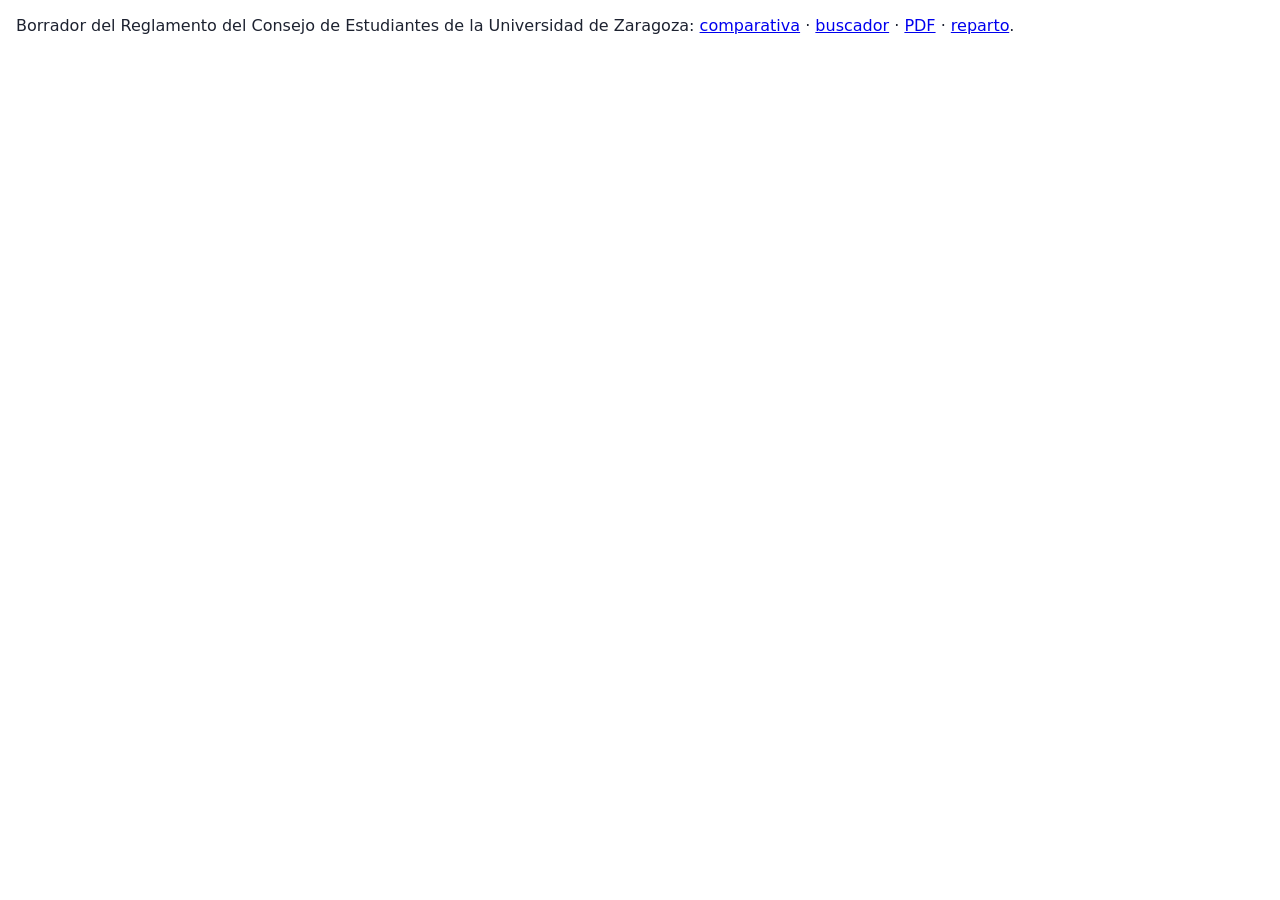
<file: index.html>
<!doctype html>
<html lang="es">
<head>
<meta charset="utf-8">
<meta name="viewport" content="width=device-width, initial-scale=1">
<title>Reglamento · Consejo de Estudiantes de la Universidad de Zaragoza</title>
<meta name="robots" content="noindex">
</head>
<body style="font-family:system-ui,sans-serif;background:#fff;color:#1d2230;margin:16px">
<p>Borrador del Reglamento del Consejo de Estudiantes de la Universidad de Zaragoza:
<a href="comparador/">comparativa</a> · <a href="buscar/">buscador</a> · <a href="pdf/reglamento-ceuz-borrador-1.pdf">PDF</a> · <a href="reparto/">reparto</a>.</p>
</body>
</html>
</file>
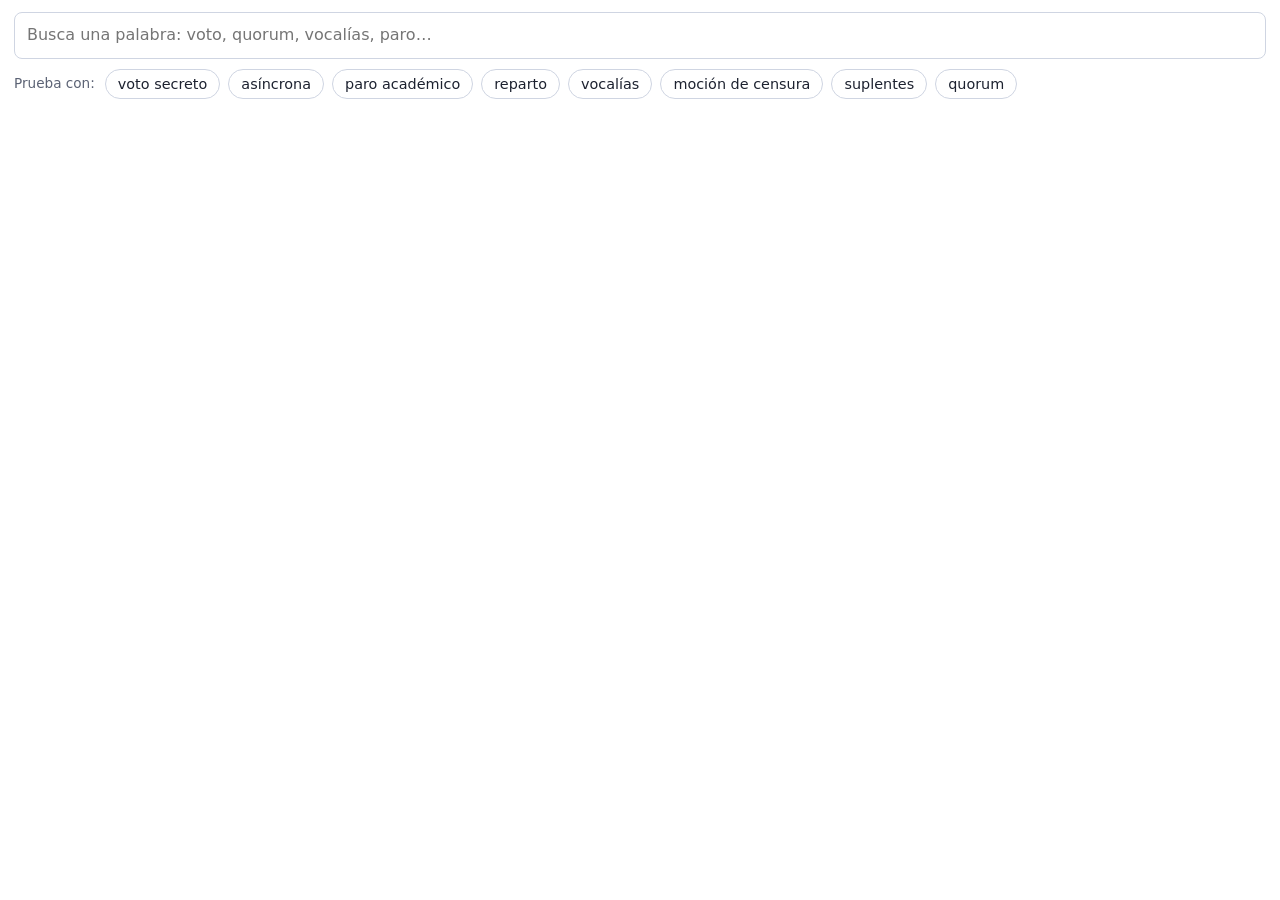
<file: buscar/index.html>
<!doctype html>
<html lang="es">
<head>
<meta charset="utf-8">
<meta name="viewport" content="width=device-width, initial-scale=1">
<title>Buscador del Reglamento · Consejo de Estudiantes de la Universidad de Zaragoza</title>
<link rel="stylesheet" href="../estilo.css">
<style>
  body { background: var(--tarjeta); }
  .buscador { padding: 12px 14px; }
  .fila { display: flex; gap: 8px; flex-wrap: wrap; align-items: center; margin-top: 10px; }
  .fila .rotulo { font-size: .85rem; color: var(--suave); margin-right: 2px; }
  .estado { font-size: .85rem; color: var(--suave); margin: 10px 0 4px; min-height: 1.3em; }
  ol.resultados { list-style: none; margin: 0; padding: 0; }
  ol.resultados li { border-top: 1px solid var(--borde); }
  ol.resultados a { display: block; padding: 9px 4px; text-decoration: none; color: var(--texto); }
  ol.resultados a:hover { background: var(--fondo); }
  .cab { display: flex; gap: 8px; align-items: baseline; flex-wrap: wrap; }
  .ref { font-weight: 700; color: var(--azul); }
  .tit { color: var(--suave); font-size: .9rem; }
  .frag { margin: 3px 0 0; font-size: .93rem; }
</style>
</head>
<body>
<main class="buscador">
  <label for="q" class="visualmente-oculto">Buscar en el Reglamento</label>
  <input type="search" id="q" placeholder="Busca una palabra: voto, quorum, vocalías, paro…" autocomplete="off" enterkeyhint="search">
  <div id="ambito" hidden></div>
  <div class="fila" id="sugerencias">
    <span class="rotulo">Prueba con:</span>
  </div>
  <p class="estado" id="estado" aria-live="polite"></p>
  <ol class="resultados" id="resultados"></ol>
</main>
<script src="buscar.js"></script>
</body>
</html>
</file>
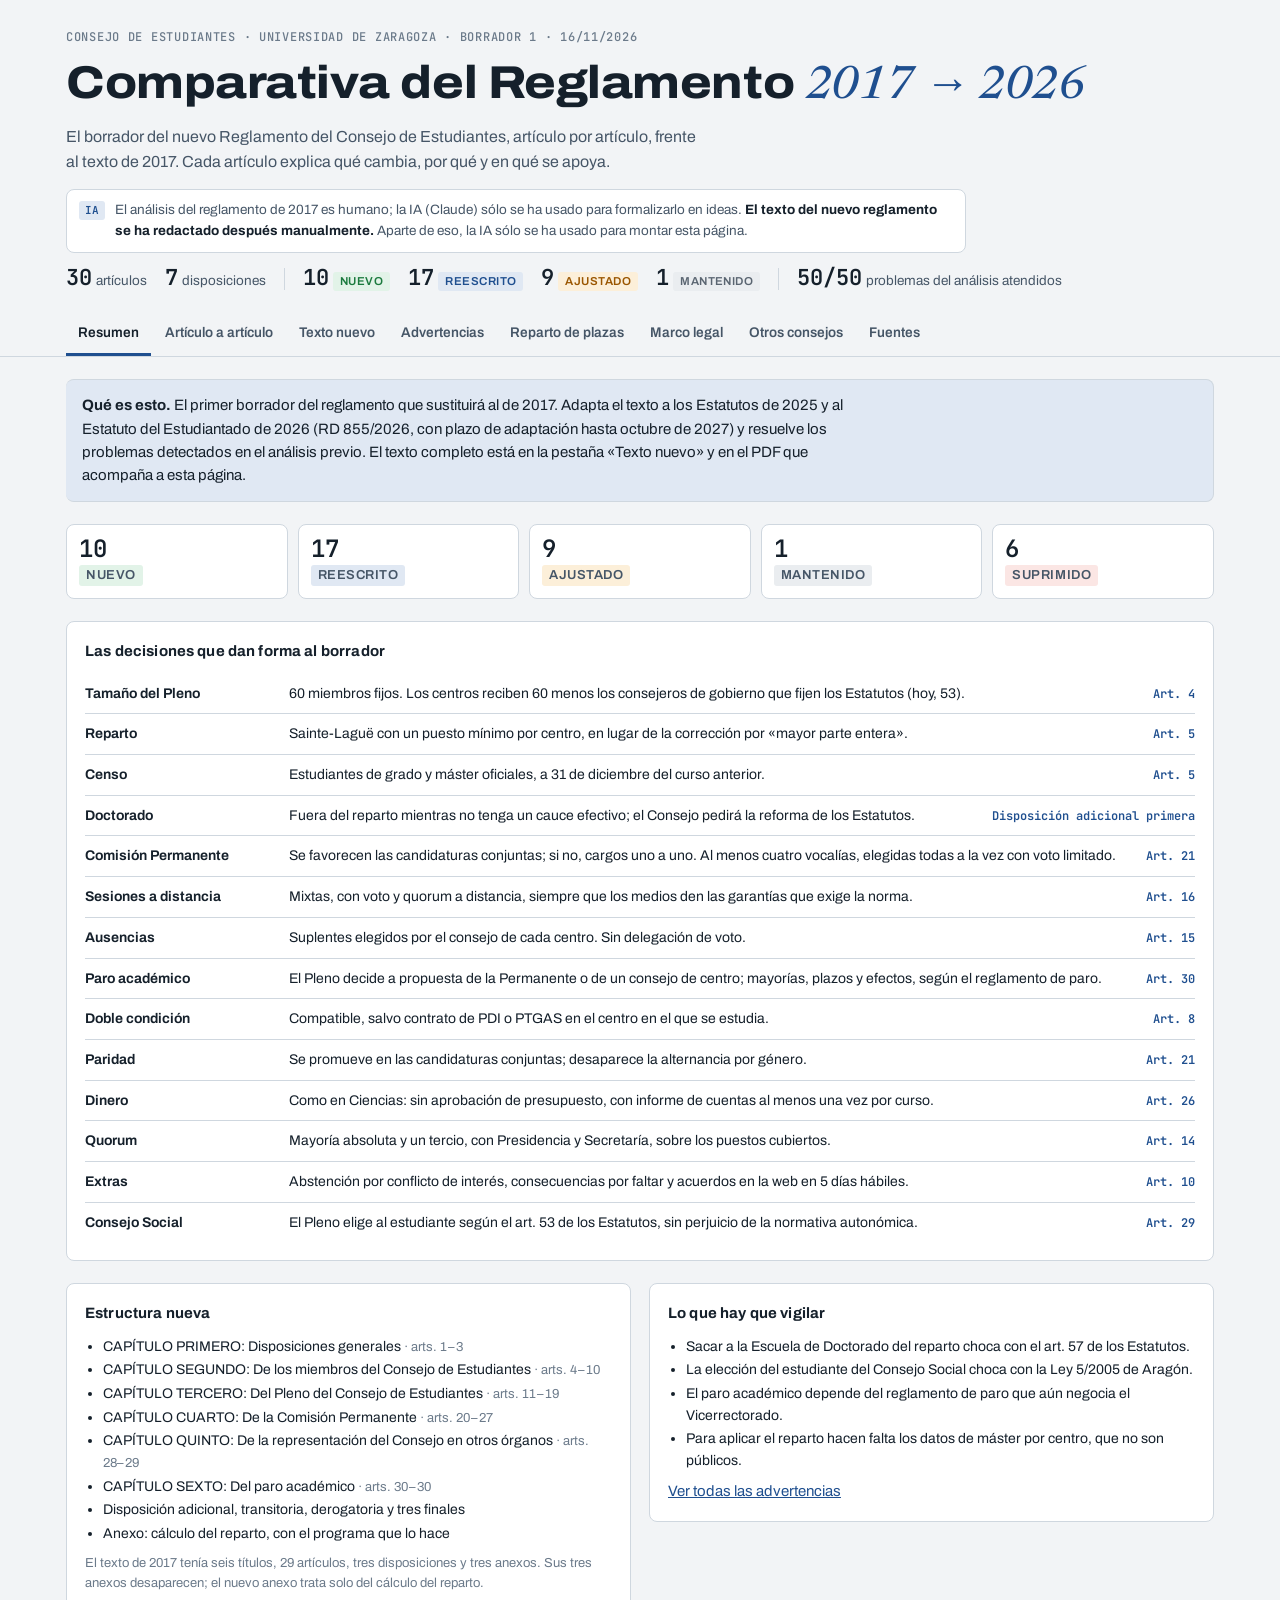
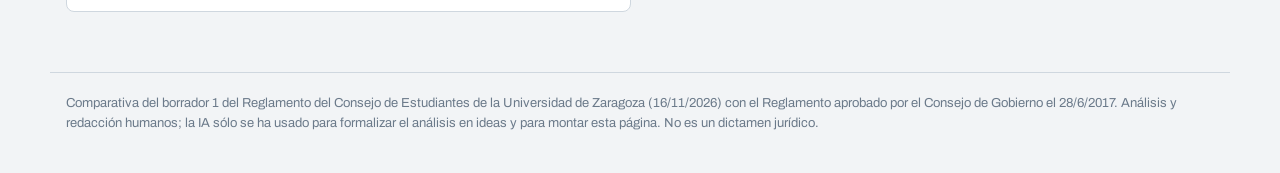
<file: comparador/index.html>
<!doctype html>
<html lang="es">
<head>
<meta charset="utf-8">
<meta name="viewport" content="width=device-width,initial-scale=1,viewport-fit=cover">
<title>Comparativa del Reglamento CEUZ</title>
<link rel="preconnect" href="https://fonts.googleapis.com">
<link rel="preconnect" href="https://fonts.gstatic.com" crossorigin>
<link rel="stylesheet" href="https://fonts.googleapis.com/css2?family=Archivo:wdth,wght@75..125,400..800&family=Newsreader:ital,opsz,wght@0,6..72,400..600;1,6..72,400&family=JetBrains+Mono:wght@400;600&display=swap">
<style>
:root{color-scheme:light}body{margin:0}[hidden]{display:none!important}img{max-width:100%}

/* Layout: expediente de reforma. Cabecera con el recuento, pestañas fijas y, en cada vista, el texto normativo en serif frente a las notas en sans; los artículos se citan en mono como en un boletín. */
:root{
  --paper:#f2f4f6; --paper-2:#e6eaee; --card:#ffffff; --ink:#15202b; --ink-2:#465667; --ink-3:#6b7a8a; --rule:#cfd7df;
  --accent:#1f4f8f; --accent-ink:#ffffff; --accent-soft:#e0e8f3; --mark:#fff1b0;
  --s-alta:#b3261e; --s-alta-bg:#fbe6e4; --s-media:#9a5600; --s-media-bg:#fcefd9; --s-baja:#1d6b66; --s-baja-bg:#dcf0ee; --s-estilo:#5a6571; --s-estilo-bg:#eaedf0;
  --bar:#1f4f8f; --tick:#15202b;
  --f-ui:"Archivo",system-ui,-apple-system,"Segoe UI",sans-serif;
  --f-law:"Newsreader","Iowan Old Style","Palatino Linotype",Georgia,serif;
  --f-mono:"JetBrains Mono",ui-monospace,"SFMono-Regular",Menlo,Consolas,monospace;
}
@media (prefers-color-scheme: dark){:root:not([data-theme="light"]){
  --paper:#0e141a; --paper-2:#151d26; --card:#18222d; --ink:#e4eaf0; --ink-2:#a3b2c2; --ink-3:#7f8fa0; --rule:#2b3846;
  --accent:#8fb6ec; --accent-ink:#0e141a; --accent-soft:#1b2b40; --mark:#4a4214;
  --s-alta:#ff8f86; --s-alta-bg:#3b1b19; --s-media:#f0b45e; --s-media-bg:#35270f; --s-baja:#73d1c8; --s-baja-bg:#11302e; --s-estilo:#aab4bf; --s-estilo-bg:#232c36;
  --bar:#7fa9e4; --tick:#e4eaf0; color-scheme:dark}}
:root[data-theme="dark"]{
  --paper:#0e141a; --paper-2:#151d26; --card:#18222d; --ink:#e4eaf0; --ink-2:#a3b2c2; --ink-3:#7f8fa0; --rule:#2b3846;
  --accent:#8fb6ec; --accent-ink:#0e141a; --accent-soft:#1b2b40; --mark:#4a4214;
  --s-alta:#ff8f86; --s-alta-bg:#3b1b19; --s-media:#f0b45e; --s-media-bg:#35270f; --s-baja:#73d1c8; --s-baja-bg:#11302e; --s-estilo:#aab4bf; --s-estilo-bg:#232c36;
  --bar:#7fa9e4; --tick:#e4eaf0; color-scheme:dark}
*{box-sizing:border-box}
body{background:var(--paper);color:var(--ink);font:15px/1.55 var(--f-ui)}
.wrap{max-width:1180px;margin:0 auto;padding-left:max(16px,env(safe-area-inset-left,0px));padding-right:max(16px,env(safe-area-inset-right,0px))}
a{color:var(--accent)}
:focus-visible{outline:2px solid var(--accent);outline-offset:2px}
h1,h2,h3{text-wrap:balance}
.mono{font-family:var(--f-mono)}
/* cabecera */
header.top{padding-block:30px 18px;display:grid;gap:14px}
.eyebrow{font:500 12px/1.3 var(--f-mono);letter-spacing:.06em;text-transform:uppercase;color:var(--ink-3)}
h1{margin:0;font-family:var(--f-ui);font-stretch:112%;font-weight:780;font-size:clamp(28px,4.6vw,46px);line-height:1.04;letter-spacing:-.01em}
h1 em{font-family:var(--f-law);font-style:italic;font-weight:500;font-stretch:normal;color:var(--accent)}
.lede{margin:0;max-width:70ch;color:var(--ink-2);font-size:16px}
.tally{display:flex;flex-wrap:wrap;gap:8px 18px;align-items:center;font-size:13.5px;color:var(--ink-2)}
.tally b{font:600 22px/1 var(--f-mono);color:var(--ink);margin-right:4px;font-variant-numeric:tabular-nums}
.tally .sep{width:1px;height:22px;background:var(--rule)}
/* pestañas */
body::before{content:"";position:fixed;inset:0 0 auto;height:env(safe-area-inset-top,0px);z-index:31;background:var(--paper)}
nav.tabs{position:sticky;top:env(safe-area-inset-top,0px);z-index:30;background:var(--paper);border-bottom:1px solid var(--rule)}
nav.tabs .wrap{display:flex;gap:2px;overflow-x:auto;scrollbar-width:thin}
nav.tabs a{flex:none;display:block;padding:12px 12px 10px;color:var(--ink-2);text-decoration:none;font-weight:600;font-size:14px;border-bottom:3px solid transparent;font-stretch:96%}
nav.tabs a[aria-current="page"]{color:var(--ink);border-bottom-color:var(--accent)}
nav.tabs a:hover{color:var(--ink)}
main{padding-block:22px 60px}
section.view{display:grid;gap:22px}
section.view>*,.grid2>*,.panel{min-width:0}
.view h2{margin:0;font-size:22px;font-stretch:108%;font-weight:720}
.view h2 + p{margin:-12px 0 0;color:var(--ink-2);max-width:72ch}
.panel{background:var(--card);border:1px solid var(--rule);border-radius:8px;padding:18px 18px}
.panel h3{margin:0 0 10px;font-size:15px;font-weight:700;letter-spacing:.01em}
.grid2{display:grid;grid-template-columns:repeat(auto-fit,minmax(min(100%,420px),1fr));gap:18px;align-items:start}
.note{font-size:13px;color:var(--ink-3)}
/* píldoras */
.sev{display:inline-flex;align-items:center;gap:5px;font:600 11.5px/1 var(--f-ui);letter-spacing:.04em;text-transform:uppercase;padding:4px 7px;border-radius:3px;white-space:nowrap}
.sev::before{content:"";width:7px;height:7px;border-radius:50%;background:currentColor}
.sev.alta{color:var(--s-alta);background:var(--s-alta-bg)}
.sev.media{color:var(--s-media);background:var(--s-media-bg)}
.sev.baja{color:var(--s-baja);background:var(--s-baja-bg)}
.sev.estilo{color:var(--s-estilo);background:var(--s-estilo-bg)}
.sev.alta::before{border-radius:1px;transform:rotate(45deg)}
.tipo{display:inline-flex;align-items:center;gap:6px;font-size:12.5px;color:var(--ink-2);white-space:nowrap}
.tipo i{font:600 12px/1 var(--f-mono);font-style:normal;width:18px;height:18px;display:inline-grid;place-items:center;border:1px solid var(--rule);border-radius:3px;color:var(--ink)}
.ref{font:500 12px/1.3 var(--f-mono);color:var(--ink-3)}
.hid{font:600 12px/1 var(--f-mono);color:var(--ink-3)}
/* hallazgo */
.f{background:var(--card);border:1px solid var(--rule);border-radius:8px;padding:14px 16px;display:grid;gap:8px;scroll-margin-top:70px}
.f.flash{box-shadow:0 0 0 3px var(--accent-soft)}
.f .meta{display:flex;flex-wrap:wrap;gap:8px 12px;align-items:center}
.f h3{margin:0;font-size:16.5px;line-height:1.3;font-weight:680}
.f p{margin:0;max-width:78ch}
.f details>summary{cursor:pointer;color:var(--accent);font-weight:600;font-size:14px;list-style:none;display:inline-flex;gap:6px;align-items:center}
.f details>summary::-webkit-details-marker{display:none}
.f details>summary::before{content:"▸";font-size:11px;transition:transform .15s}
.f details[open]>summary::before{transform:rotate(90deg)}
.f .body{display:grid;gap:12px;margin-top:10px}
.f .lbl{font:600 11.5px/1 var(--f-ui);letter-spacing:.07em;text-transform:uppercase;color:var(--ink-3);margin-bottom:4px}
.law{font-family:var(--f-law);font-size:16px;line-height:1.55;white-space:pre-wrap;background:var(--paper);border:1px solid var(--rule);border-radius:6px;padding:12px 14px;margin:0;overflow-wrap:anywhere}
.lawbox{display:grid;gap:6px;max-width:760px}
.lawbox .row{display:flex;justify-content:space-between;align-items:end;gap:10px}
.btn{font:600 13px/1 var(--f-ui);padding:8px 11px;border-radius:5px;border:1px solid var(--rule);background:var(--card);color:var(--ink);cursor:pointer}
.btn:hover{border-color:var(--accent)}
.btn.on,.btn[aria-pressed="true"]{background:var(--accent);border-color:var(--accent);color:var(--accent-ink)}
ul.refs{margin:0;padding-left:18px;font-size:13.5px;color:var(--ink-2)}
ul.refs li{margin:2px 0}
/* filtros */
.filters{display:flex;flex-wrap:wrap;gap:10px;align-items:center;background:var(--card);border:1px solid var(--rule);border-radius:8px;padding:12px}
.filters input[type=search],.filters select{font:inherit;font-size:14px;padding:8px 10px;border:1px solid var(--rule);border-radius:5px;background:var(--paper);color:var(--ink);min-width:0}
.filters input[type=search]{flex:1 1 220px}
.chips{display:flex;flex-wrap:wrap;gap:6px}
.chip{font:600 12.5px/1 var(--f-ui);padding:7px 10px;border-radius:999px;border:1px solid var(--rule);background:var(--paper);color:var(--ink-2);cursor:pointer}
.chip[aria-pressed="true"]{color:var(--ink);border-color:currentColor}
.chip[data-sev="alta"][aria-pressed="true"]{color:var(--s-alta);background:var(--s-alta-bg)}
.chip[data-sev="media"][aria-pressed="true"]{color:var(--s-media);background:var(--s-media-bg)}
.chip[data-sev="baja"][aria-pressed="true"]{color:var(--s-baja);background:var(--s-baja-bg)}
.chip[data-sev="estilo"][aria-pressed="true"]{color:var(--s-estilo);background:var(--s-estilo-bg)}
.count{font-size:13px;color:var(--ink-3);margin-left:auto}
.list{display:grid;gap:12px}
.empty{padding:28px;text-align:center;color:var(--ink-3);border:1px dashed var(--rule);border-radius:8px}
/* resumen */
.start{display:grid;gap:0;margin:0;padding:0;list-style:none}
.start li{display:grid;grid-template-columns:auto 1fr;gap:4px 12px;padding:10px 0;border-top:1px solid var(--rule)}
.start li:first-child{border-top:0}
.start a{font-weight:620;text-decoration:none;color:var(--ink)}
.start a:hover{color:var(--accent);text-decoration:underline}
.start .ref{grid-column:2}
.tl{list-style:none;margin:0;padding:0;display:grid;gap:0}
.tl li{display:grid;grid-template-columns:96px 1fr;gap:12px;padding:9px 0;border-top:1px solid var(--rule);font-size:14px}
.tl li:first-child{border-top:0}
.tl .d{font:600 12.5px/1.5 var(--f-mono);color:var(--ink-2);font-variant-numeric:tabular-nums}
.tl li.hot .d{color:var(--s-alta)}
.heat{border-collapse:collapse;width:100%;font-size:13.5px}
.heat th,.heat td{border-bottom:1px solid var(--rule);padding:7px 8px;text-align:right}
.heat th:first-child,.heat td:first-child{text-align:left}
.heat thead th{font:600 11.5px/1.2 var(--f-ui);letter-spacing:.05em;text-transform:uppercase;color:var(--ink-3)}
.heat td button{font:600 13px var(--f-mono);min-width:30px;padding:4px 6px;border-radius:4px;border:0;cursor:pointer;color:var(--ink);background:transparent;font-variant-numeric:tabular-nums}
.heat td button.z{color:var(--ink-3);cursor:default}
.heat td.alta button:not(.z){background:var(--s-alta-bg);color:var(--s-alta)}
.heat td.media button:not(.z){background:var(--s-media-bg);color:var(--s-media)}
.heat td.baja button:not(.z){background:var(--s-baja-bg);color:var(--s-baja)}
.heat td.estilo button:not(.z){background:var(--s-estilo-bg);color:var(--s-estilo)}
.callout{border:1px solid var(--rule);border-left:0;border-radius:8px;background:var(--accent-soft);padding:14px 16px;display:grid;gap:6px}
.callout p{margin:0;max-width:85ch}
.types{display:grid;grid-template-columns:repeat(auto-fit,minmax(min(100%,200px),1fr));gap:10px}
.types .t{display:grid;gap:4px;padding:12px;border:1px solid var(--rule);border-radius:8px;background:var(--card)}
.types .t b{font:600 24px/1 var(--f-mono)}
.types .t span{font-size:13px;color:var(--ink-2)}
/* texto anotado */
.reg{display:grid;gap:0;background:var(--card);border:1px solid var(--rule);border-radius:8px}
.reg .blk{display:grid;grid-template-columns:minmax(0,1fr) minmax(0,300px);gap:8px 24px;padding:16px 18px;border-top:1px solid var(--rule)}
.reg .blk:first-child{border-top:0}
.reg .blk.ttl{display:block;background:var(--paper-2);padding:12px 18px}
.reg .blk.ttl h3{margin:0;font:700 13px/1.3 var(--f-ui);letter-spacing:.08em;text-transform:uppercase}
.reg .blk.ttl h3 span{color:var(--ink-3);margin-right:8px}
.reg .blk.sec{display:block;padding:10px 18px;font:italic 15px var(--f-law);color:var(--ink-2)}
.reg h4{margin:0 0 6px;font-size:15px;font-weight:700}
.reg h4 .mono{font-size:13px;color:var(--accent);margin-right:8px}
.reg .txt p{margin:0 0 8px;font-family:var(--f-law);font-size:16px;line-height:1.55;max-width:72ch}
.reg .txt p.it{padding-left:22px}
.reg .blk.has .txt{background:linear-gradient(90deg,var(--mark) 0 3px,transparent 3px)}
.reg .blk.has .txt{padding-left:12px}
.reg .side{display:flex;flex-direction:column;gap:6px;align-items:flex-start}
.reg .side .lbl{font:600 11px/1 var(--f-ui);letter-spacing:.07em;text-transform:uppercase;color:var(--ink-3)}
.fchip{display:flex;gap:8px;align-items:flex-start;text-align:left;font:inherit;font-size:13px;line-height:1.3;color:var(--ink);background:var(--paper);border:1px solid var(--rule);border-radius:6px;padding:6px 8px;cursor:pointer;width:100%}
.fchip:hover{border-color:var(--accent)}
.fchip[aria-expanded="true"]{border-color:var(--accent);background:var(--accent-soft)}
.fchip .dot{flex:none;width:8px;height:8px;border-radius:50%;margin-top:4px}
.dot.alta{background:var(--s-alta)} .dot.media{background:var(--s-media)} .dot.baja{background:var(--s-baja)} .dot.estilo{background:var(--s-estilo)}
.inline{grid-column:1 / -1}
.togg{display:flex;gap:10px;align-items:center;flex-wrap:wrap;font-size:14px}
/* reparto */
.ctrl{display:flex;flex-wrap:wrap;gap:14px 22px;align-items:end}
.ctrl label{display:grid;gap:5px;font-size:13px;color:var(--ink-2)}
.ctrl input[type=number]{font:600 14px var(--f-mono);width:92px;padding:7px 8px;border:1px solid var(--rule);border-radius:5px;background:var(--paper);color:var(--ink)}
.ctrl input[type=range]{width:min(260px,70vw);accent-color:var(--accent)}
.ctrl .val{font:700 18px var(--f-mono);color:var(--ink)}
.seg{display:flex;flex-wrap:wrap;gap:6px}
.kpis{display:grid;grid-template-columns:repeat(auto-fit,minmax(min(100%,150px),1fr));gap:10px}
.kpi{border:1px solid var(--rule);border-radius:8px;padding:10px 12px;background:var(--card)}
.kpi b{display:block;font:700 22px/1.1 var(--f-mono);font-variant-numeric:tabular-nums}
.kpi span{font-size:12.5px;color:var(--ink-2)}
.bars{display:grid;gap:5px}
.bars .r{display:grid;grid-template-columns:minmax(110px,230px) minmax(0,1fr) 64px;gap:10px;align-items:center;font-size:13px}
.bars .nm{text-align:right;color:var(--ink-2);overflow:hidden;text-overflow:ellipsis;white-space:nowrap}
.bars .tr{position:relative;height:16px;background:var(--paper-2);border-radius:2px}
.bars .b{position:absolute;left:0;top:0;bottom:0;background:var(--bar);border-radius:0 4px 4px 0}
.bars .q{position:absolute;top:-3px;bottom:-3px;width:2px;background:var(--tick);margin-left:-1px}
.bars .v{font:600 12.5px var(--f-mono);font-variant-numeric:tabular-nums;color:var(--ink)}
.bars .v small{color:var(--ink-3);font-weight:400}
.legend{display:flex;flex-wrap:wrap;gap:6px 16px;font-size:12.5px;color:var(--ink-2);align-items:center}
.legend i{display:inline-block;vertical-align:-2px;margin-right:6px}
.legend .lb{width:18px;height:10px;background:var(--bar);border-radius:0 3px 3px 0}
.legend .lq{width:2px;height:14px;background:var(--tick)}
.tscroll{overflow-x:auto;border:1px solid var(--rule);border-radius:8px;background:var(--card)}
table.data{border-collapse:collapse;width:100%;font-size:13.5px}
table.data th,table.data td{padding:7px 10px;border-bottom:1px solid var(--rule);text-align:right;white-space:nowrap;font-variant-numeric:tabular-nums}
table.data th:first-child,table.data td:first-child{text-align:left;white-space:normal;min-width:180px}
table.data thead th{font:600 11.5px/1.2 var(--f-ui);letter-spacing:.04em;text-transform:uppercase;color:var(--ink-3);background:var(--paper-2);position:sticky;top:0}
table.data td.n{font-family:var(--f-mono)}
table.data td.up{color:var(--s-alta);font-weight:700}
table.data td.dn{color:var(--s-baja);font-weight:700}
table.data td.sel{background:var(--accent-soft)}
table.data input{font:500 13px var(--f-mono);width:78px;text-align:right;padding:4px 6px;border:1px solid var(--rule);border-radius:4px;background:var(--paper);color:var(--ink)}
table.data tfoot td{font-weight:700}
/* marco */
.norm{display:grid;gap:10px}
.norm h3{margin:0;font-size:16px}
.norm .r{font:500 12px var(--f-mono);color:var(--ink-3)}
.norm dl{margin:0;display:grid;grid-template-columns:minmax(90px,150px) minmax(0,1fr);gap:6px 14px;font-size:14px}
.norm dt{font:600 12.5px/1.5 var(--f-mono);color:var(--accent)}
.norm dd{margin:0;color:var(--ink)}
.hl{display:flex;flex-wrap:wrap;gap:6px}
.hl a{font:600 12px var(--f-mono);text-decoration:none;padding:3px 6px;border:1px solid var(--rule);border-radius:4px;color:var(--ink-2)}
.hl a:hover{border-color:var(--accent);color:var(--accent)}
/* comparativa */
table.cmp{border-collapse:separate;border-spacing:0;font-size:13px;min-width:1100px}
table.cmp th,table.cmp td{padding:9px 10px;border-bottom:1px solid var(--rule);vertical-align:top;text-align:left;width:120px}
table.cmp thead th{background:var(--paper-2);font-size:12.5px;position:sticky;top:0}
table.cmp thead th a{color:var(--ink);text-decoration:none}
table.cmp thead th small{display:block;font:500 11px var(--f-mono);color:var(--ink-3)}
table.cmp th[scope=row]{position:sticky;left:0;background:var(--card);font-weight:700;width:150px;z-index:1}
table.cmp td.uz{background:var(--accent-soft)}
table.cmp td.na{color:var(--ink-3)}
/* ideas */
.ideas{display:grid;grid-template-columns:repeat(auto-fill,minmax(min(100%,300px),1fr));gap:12px}
.idea{border:1px solid var(--rule);border-radius:8px;background:var(--card);padding:14px;display:grid;gap:8px;align-content:start}
.idea h3{margin:0;font-size:15.5px;line-height:1.3}
.idea p{margin:0;font-size:14px;color:var(--ink-2)}
.idea .src{font:500 12px/1.4 var(--f-mono);color:var(--ink-3)}
/* fuentes */
.src-l{columns:2 340px;column-gap:28px;margin:0;padding-left:18px}
.src-l li{break-inside:avoid;margin:0 0 6px;font-size:14px}
footer{padding-block:20px 40px;color:var(--ink-3);font-size:13px;border-top:1px solid var(--rule)}
@media (max-width:760px){
  .reg .blk{grid-template-columns:minmax(0,1fr)}
  .bars .r{grid-template-columns:minmax(90px,130px) minmax(0,1fr) 54px}
  .norm dl{grid-template-columns:minmax(0,1fr)}
  .norm dt{margin-top:6px}
  .count{margin-left:0}
  .heat th,.heat td{padding:6px 4px}
  .panel{padding:14px}
}
@media (prefers-reduced-motion:reduce){*{transition:none!important;scroll-behavior:auto!important}}

/* --- Comparativa: añadidos sobre el estilo del análisis --- */
:root{--c-nuevo:#1b7a3e;--c-nuevo-bg:#e2f3e8;--c-reesc:#1f4f8f;--c-reesc-bg:#e0e8f3;--c-ajus:#9a5600;--c-ajus-bg:#fcefd9;--c-mant:#5a6571;--c-mant-bg:#eaedf0;--old:#6b7a8a}
@media (prefers-color-scheme: dark){:root:not([data-theme="light"]){--c-nuevo:#7fd39c;--c-nuevo-bg:#12301e;--c-reesc:#8fb6ec;--c-reesc-bg:#1b2b40;--c-ajus:#f0b45e;--c-ajus-bg:#35270f;--c-mant:#aab4bf;--c-mant-bg:#232c36;--old:#8d9cad}}
:root[data-theme="dark"]{--c-nuevo:#7fd39c;--c-nuevo-bg:#12301e;--c-reesc:#8fb6ec;--c-reesc-bg:#1b2b40;--c-ajus:#f0b45e;--c-ajus-bg:#35270f;--c-mant:#aab4bf;--c-mant-bg:#232c36;--old:#8d9cad}
.ia{display:flex;gap:10px;align-items:flex-start;border:1px solid var(--rule);background:var(--card);border-radius:8px;padding:10px 12px;font-size:13.5px;color:var(--ink-2);max-width:900px}
.ia b{color:var(--ink)}
.ia i{flex:none;font:600 11px/1 var(--f-mono);font-style:normal;padding:4px 6px;border-radius:3px;background:var(--accent-soft);color:var(--accent);margin-top:1px}
.pill{display:inline-flex;align-items:center;font:600 11.5px/1 var(--f-ui);letter-spacing:.04em;text-transform:uppercase;padding:4px 7px;border-radius:3px;white-space:nowrap}
.pill.nuevo{color:var(--c-nuevo);background:var(--c-nuevo-bg)}
.pill.reescrito{color:var(--c-reesc);background:var(--c-reesc-bg)}
.pill.ajustado{color:var(--c-ajus);background:var(--c-ajus-bg)}
.pill.mantenido{color:var(--c-mant);background:var(--c-mant-bg)}
.pill.suprimido{color:var(--s-alta);background:var(--s-alta-bg)}
.org{font:500 12px/1 var(--f-ui);padding:4px 7px;border:1px solid var(--rule);border-radius:999px;color:var(--ink-2);white-space:nowrap}
.org.dec{border-color:var(--accent);color:var(--accent)}
.cc{background:var(--card);border:1px solid var(--rule);border-radius:8px;padding:14px 16px;display:grid;gap:10px;scroll-margin-top:70px}
.cc .head{display:flex;flex-wrap:wrap;gap:8px 10px;align-items:center}
.cc h3{margin:0;font-size:17px;line-height:1.3;font-weight:700;flex:1 1 260px}
.cc h3 .mono{color:var(--accent);font-size:14px;margin-right:6px}
.cols{display:grid;grid-template-columns:minmax(0,1fr) minmax(0,1fr);gap:14px}
.cols.solo{grid-template-columns:minmax(0,1fr)}
.cols.solo .colold{display:none}
.colnew,.colold{min-width:0;border:1px solid var(--rule);border-radius:6px;padding:10px 12px}
.colnew{background:var(--paper)}
.colold{background:transparent}
.colh{font:600 11px/1 var(--f-ui);letter-spacing:.08em;text-transform:uppercase;color:var(--ink-3);margin-bottom:8px;display:flex;justify-content:space-between;gap:8px}
.law-new,.law-old{font-family:var(--f-law);font-size:15.5px;line-height:1.55}
.law-old{color:var(--old);font-size:14.5px}
.law-new p,.law-old p{margin:0 0 6px}
.law-old h5{margin:8px 0 4px;font:600 12.5px var(--f-ui);color:var(--ink-2)}
.law-old h5:first-child{margin-top:0}
ol.apartados{margin:0;padding-left:1.6em}
ol.apartados>li{margin:0 0 6px;padding-left:2px}
ol.letras,ol.ordinales{list-style:none;margin:4px 0 4px;padding-left:0}
ol.letras{counter-reset:l}
ol.letras>li{counter-increment:l;position:relative;padding-left:1.7em;margin:0 0 4px}
ol.letras>li::before{content:counter(l,lower-alpha) ")";position:absolute;left:0}
ol.ordinales{counter-reset:o}
ol.ordinales>li{counter-increment:o;position:relative;padding-left:2em;margin:0 0 3px}
ol.ordinales>li::before{content:counter(o) ".º";position:absolute;left:0}
.why{border-left:0;background:var(--accent-soft);border-radius:6px;padding:10px 12px;display:grid;gap:6px}
.why p{margin:0;max-width:95ch}
.why .lbl{font:600 11px/1 var(--f-ui);letter-spacing:.08em;text-transform:uppercase;color:var(--accent)}
.meta2{display:flex;flex-wrap:wrap;gap:6px;align-items:center}
.hchip{display:inline-flex;gap:6px;align-items:center;font-size:12.5px;padding:3px 8px;border:1px solid var(--rule);border-radius:4px;color:var(--ink-2);max-width:100%}
.hchip span.t{overflow:hidden;text-overflow:ellipsis;white-space:nowrap;max-width:46ch}
.hchip .dot{width:7px;height:7px;border-radius:50%;flex:none}
.lookup{display:flex;flex-wrap:wrap;gap:10px;align-items:center}
.lookup select{font:inherit;font-size:14px;padding:8px 10px;border:1px solid var(--rule);border-radius:5px;background:var(--paper);color:var(--ink);max-width:100%}
.lkres{display:flex;flex-wrap:wrap;gap:6px}
.lkres a{font:600 13px var(--f-ui);text-decoration:none;padding:5px 9px;border:1px solid var(--rule);border-radius:4px;background:var(--card)}
.newtext{background:var(--card);border:1px solid var(--rule);border-radius:8px;padding:18px 22px;display:grid;gap:4px}
.newtext h3{margin:18px 0 4px;color:var(--accent);font-weight:500;font-size:17px}
.newtext h4{margin:12px 0 2px;color:var(--accent);font-size:15px;scroll-margin-top:70px}
.newtext .law-new{max-width:78ch}
.toc{columns:2 300px;column-gap:28px;margin:0;padding:0;list-style:none;font-size:14px}
.toc li{break-inside:avoid;margin:0 0 3px}
.toc li.c{font-weight:700;color:var(--accent);margin-top:8px}
.toc a{text-decoration:none}
.warn{display:grid;gap:8px;border:1px solid var(--rule);border-radius:8px;background:var(--card);padding:14px 16px}
.warn h3{margin:0;font-size:16px}
.warn p{margin:0;max-width:85ch;color:var(--ink-2)}
.warn .act{color:var(--ink)}
.dec-l{list-style:none;margin:0;padding:0;display:grid;gap:0}
.dec-l li{display:grid;grid-template-columns:minmax(120px,190px) minmax(0,1fr) auto;gap:4px 14px;padding:9px 0;border-top:1px solid var(--rule);font-size:14px;align-items:baseline}
.dec-l li:first-child{border-top:0}
.dec-l b{font-weight:650}
.dec-l a{font:600 12px var(--f-mono);text-decoration:none;white-space:nowrap}
@media (max-width:760px){.cols{grid-template-columns:minmax(0,1fr)}.dec-l li{grid-template-columns:minmax(0,1fr)}}
.list>*,.cc,.why,.meta2{min-width:0}
.hchip{min-width:0}
.hchip span.t{max-width:min(46ch,55vw)}

pre.codigo{font-family:var(--f-mono);font-size:12px;line-height:1.45;white-space:pre;overflow-x:auto;background:var(--paper-2);border:1px solid var(--rule);border-radius:6px;padding:10px 12px;margin:10px 0 0}

</style>
</head>
<body>
<header class="wrap top">
  <div class="eyebrow">Consejo de Estudiantes · Universidad de Zaragoza · borrador 1 · 16/11/2026</div>
  <h1>Comparativa del Reglamento <em>2017 → 2026</em></h1>
  <p class="lede">El borrador del nuevo Reglamento del Consejo de Estudiantes, artículo por artículo, frente al texto de 2017. Cada artículo explica qué cambia, por qué y en qué se apoya.</p>
  <div class="ia"><i>IA</i><span>El análisis del reglamento de 2017 es humano; la IA (Claude) sólo se ha usado para formalizarlo en ideas. <b>El texto del nuevo reglamento se ha redactado después manualmente.</b> Aparte de eso, la IA sólo se ha usado para montar esta página.</span></div>
  <div class="tally" id="tally"></div>
</header>

<nav class="tabs" aria-label="Secciones">
  <div class="wrap" id="tabs">
    <a href="#resumen" data-v="resumen">Resumen</a>
    <a href="#comparativa" data-v="comparativa">Artículo a artículo</a>
    <a href="#texto" data-v="texto">Texto nuevo</a>
    <a href="#avisos" data-v="avisos">Advertencias</a>
    <a href="#reparto" data-v="reparto">Reparto de plazas</a>
    <a href="#marco" data-v="marco">Marco legal</a>
    <a href="#otros" data-v="otros">Otros consejos</a>
    <a href="#fuentes" data-v="fuentes">Fuentes</a>
  </div>
</nav>

<main class="wrap">
  <section class="view" data-view="resumen" id="v-resumen"></section>
  <section class="view" data-view="comparativa" id="v-comparativa" hidden>
    <h2>Artículo a artículo</h2>
    <p>A la izquierda, el texto nuevo; a la derecha, lo que decía el reglamento de 2017 sobre lo mismo. Debajo, el motivo del cambio y los problemas del análisis que resuelve.</p>
    <div class="filters" role="search">
      <input type="search" id="q" placeholder="Buscar: quorum, suplente, paro, 2017…" aria-label="Buscar en la comparativa">
      <div class="chips" id="cchips" aria-label="Tipo de cambio"></div>
      <select id="fcap" aria-label="Capítulo"></select>
      <select id="forg" aria-label="Fundamento"></select>
      <label style="display:flex;gap:6px;align-items:center;font-size:13.5px"><input type="checkbox" id="solo"> Solo el texto nuevo</label>
      <span class="count" id="count"></span>
    </div>
    <div class="panel lookup"><label for="lk" style="font-size:14px;font-weight:600">¿Dónde ha ido un artículo de 2017?</label><select id="lk"></select><div class="lkres" id="lkres"></div></div>
    <div class="list" id="clist"></div>
    <div class="panel" id="supr"></div>
  </section>
  <section class="view" data-view="texto" id="v-texto" hidden></section>
  <section class="view" data-view="avisos" id="v-avisos" hidden></section>
  <section class="view" data-view="reparto" id="v-reparto" hidden></section>
  <section class="view" data-view="marco" id="v-marco" hidden></section>
  <section class="view" data-view="otros" id="v-otros" hidden></section>
  <section class="view" data-view="fuentes" id="v-fuentes" hidden></section>
</main>

<footer class="wrap">Comparativa del borrador 1 del Reglamento del Consejo de Estudiantes de la Universidad de Zaragoza (16/11/2026) con el Reglamento aprobado por el Consejo de Gobierno el 28/6/2017. Análisis y redacción humanos; la IA sólo se ha usado para formalizar el análisis en ideas y para montar esta página. No es un dictamen jurídico.</footer>

<script>
/* Texto del Reglamento del Consejo de Estudiantes (Acuerdo del Consejo de Gobierno de 28/6/2017), transcrito del PDF de Zaguán. Se conservan las erratas del original. */
const REG = [
 {id:"pre", k:"disp", n:"Preámbulo", t:"", p:[
  "El artículo 160.2 de los Estatutos de la Universidad de Zaragoza, aprobados por Decreto del Gobierno de Aragón 1/2004 de 13 de enero, y modificados por Decreto 27/2011, de 8 de febrero, reconoce al Consejo de Estudiantes de la Universidad como «un órgano de deliberación, consulta y representación de los estudiantes, ante los órganos de gobierno de la Universidad». Además indica cómo estará formado y cómo se regirá. De esta forma se garantiza que los estudiantes puedan participar en la toma de decisiones y puedan defender sus intereses como principales destinatarios y usuarios de la actividad universitaria.",
  "El Consejo de Estudiantes de la Universidad de Zaragoza en el ejercicio de su competencia presenta un nuevo Reglamento que sustituye al anterior para que el Consejo de Gobierno de la Universidad de Zaragoza proceda a su consideración"]},
 {id:"t1", k:"titulo", n:"Título I", t:"Del Consejo de Estudiantes"},
 {id:"a1", k:"art", tit:"I", n:"Art. 1", t:"Naturaleza", p:[
  "El Consejo de Estudiantes de la Universidad de Zaragoza es el órgano de deliberación, consulta y representación de la comunidad de estudiantes ante los órganos de gobierno de la Universidad. A los efectos de este reglamento, se entiende por estudiante a todas aquellas personas que se encuentren cursando enseñanzas oficiales en estudios de grado, máster o doctorado, así como de formación continua y estudios propios ofrecidos por la Universidad de Zaragoza.",
  "Por su naturaleza y composición, las actividades del Consejo de Estudiantes se integrarán en el marco de la Universidad de Zaragoza y deberán coordinarse con las de los restantes órganos de representación estudiantil y las de los otros órganos de gobierno universitarios."]},
 {id:"a2", k:"art", tit:"I", n:"Art. 2", t:"Funciones", p:[
  "Son funciones del Consejo de Estudiantes:",
  "a) Representar al conjunto del estudiantado de la Universidad y ser un interlocutor válido ante los órganos de gobierno universitarios, la Comunidad Autónoma de Aragón y otros organismos públicos y privados en los asuntos que conciernen a estudiantes.",
  "b) Contribuir activamente a la defensa de los derechos del estudiantado, cooperando con las asociaciones de estudiantes y los órganos de representación estudiantil.",
  "c) Velar por la adecuada actuación de los órganos de gobierno de la Universidad en lo que se refiere a derechos y deberes de estudiantes, establecidos en los estatutos.",
  "d) Recibir y, en su caso, dar cauce a las quejas presentadas por estudiantes de la Universidad de Zaragoza.",
  "e) Colaborar con la figura del Defensor Universitario o de la Defensora Universitaria para garantizar los derechos del estudiantado de la Universidad de Zaragoza.",
  "f) Establecer relaciones con otras instituciones y entidades para la promoción y desarrollo de sus fines institucionales.",
  "g) Elevar propuestas a los órganos de gobierno de la Universidad de Zaragoza.",
  "h) Pronunciarse, cuando se considere oportuno, sobre cualquier asunto para el que sea requerido por la figura del Rector o Rectora, el Consejo de Dirección, el Consejo de Gobierno o por cualquier otra instancia que lo solicite.",
  "i) Estar representado y participar en la fijación de criterios para la concesión de becas y otras ayudas destinadas a estudiantes, conforme a lo previsto en la normativa vigente.",
  "j) Elaborar su reglamento y cualesquiera otras normas que sean necesarias para su funcionamiento interno.",
  "k) Aprobar su memoria económica anual, y determinar la distribución y asignación de recursos con su presupuesto.",
  "l) Aprobar el plan de gestión elaborado por la Presidencia y la Comisión Permanente.",
  "m) Fomentar el asociacionismo estudiantil y la participación de estudiantes en la vida universitaria.",
  "n) Elegir a la Comisión Permanente de entre sus representantes.",
  "o) Reconocer la participación de las y los representantes en el Consejo de Estudiantes de la Universidad de Zaragoza a efectos de reconocimiento de créditos ECTS si la actividad ha sido la adecuada, según se especifica en el Anexo II.",
  "p) Cualesquiera otras funciones que les asignen los estatutos de la Universidad de Zaragoza, sus normas de desarrollo y la legislación vigente."]},
 {id:"a3", k:"art", tit:"I", n:"Art. 3", t:"Composición", p:[
  "El Consejo de Estudiantes de la Universidad de Zaragoza está formado por las y los estudiantes que se elijan en los Plenarios de las Delegaciones de Estudiantes de cada centro o en las comisiones de las respectivas estructuras, estudios u otros centros, siguiendo el procedimiento fijado por este reglamento y los reglamentos propios de cada Delegación de Estudiantes, siendo el número total de representantes de 56, donde también se incluyen las y los representantes en Consejo de Gobierno. Dicho punto se matiza en el Título IV del presente reglamento."]},
 {id:"a4", k:"art", tit:"I", n:"Art. 4", t:"Funcionamiento", p:[
  "El Consejo de Estudiantes actuará constituido en Plenario y a través de una Comisión Permanente elegida por y entre las y los representantes integrantes del Plenario. Igualmente, podrá actuar mediante otras comisiones delegadas."]},
 {id:"t2", k:"titulo", n:"Título II", t:"Del Pleno del Consejo de Estudiantes"},
 {id:"a5", k:"art", tit:"II", n:"Art. 5", t:"Convocatoria", p:[
  "1. Corresponde a la Presidencia efectuar la convocatoria y fijar el orden del día de las sesiones ordinarias y extraordinarias del Plenario del Consejo de Estudiantes. También podrán convocarse sesiones extraordinarias, con motivo justificado, si así lo solicitan la Presidencia o al menos un tercio de las y los representantes del Consejo de Estudiantes.",
  "2. La convocatoria, que contendrá el orden del día de las sesiones del Plenario del Consejo de Estudiantes, deberá ser notificada a sus componentes con una antelación mínima de 5 días lectivos, en el caso de las sesiones ordinarias, y de 48 horas en el caso de las sesiones extraordinarias. La convocatoria deberá comunicarse por correo electrónico.",
  "3. El Plenario será convocado en sesión ordinaria, como mínimo, dos veces al año."]},
 {id:"a6", k:"art", tit:"II", n:"Art. 6", t:"Orden del día", p:[
  "1. El orden del día de las sesiones ordinarias del Plenario del Consejo de Estudiantes incluirá, al menos, los siguientes apartados:",
  "a. Aprobación, si procediera, de las actas de la anterior sesión ordinaria y de las extraordinarias que hayan podido celebrarse desde aquella.",
  "b. Informe de la Comisión Permanente, donde se informará de toda la actividad realizada desde el último Plenario en sesión extraordinaria, así como de los asuntos resueltos en trámite de urgencia por la propia Comisión, para que las decisiones puedan ser ratificadas por el Plenario. Se informará también sobre los puntos de interés para estudiantes, con especial referencia a los tratados por el Consejo de Gobierno de la Universidad de Zaragoza.",
  "c. Cuestiones sobre las que el Plenario debe deliberar y, en su caso, adoptar un acuerdo.",
  "d. Ruegos y preguntas.",
  "2. Con el orden del día se acompañarán, en lo posible, los documentos y el material auxiliar necesario para su debate, indicándose, en otro caso, la forma de acceder a la información.",
  "3. Cualquier miembro del Plenario podrá solicitar a la Comisión Permanente que se incluya un asunto en el orden del día de la próxima sesión. Dicha solicitud deberá incluirse necesariamente si se encuentra avalada por, al menos, cinco de sus miembros y se comunica con un mínimo de 24 horas de antelación a la primera convocatoria de la misma; de entregarse fuera de plazo, se incluiría en la convocatoria del siguiente Plenario."]},
 {id:"a7", k:"art", tit:"II", n:"Art. 7", t:"Celebración de las sesiones, quorum y suplencias", p:[
  "1. Cuando la Comisión Permanente lo considere oportuno, podrá invitar a las sesiones o a parte de ellas a las personas que estime conveniente, bien sea por iniciativa propia o a petición de cualquier miembro del Consejo de Estudiantes. Las personas invitadas participarán con voz, pero sin voto. Asimismo, se incentivará la participación del Vicerrectorado de Estudiantes y de la máxima representación de las Delegaciones de centro, quienes participarán con voz, pero sin voto.",
  "2. El quorum para la válida constitución en primera convocatoria del Plenario del Consejo de Estudiantes será de la mitad más uno de sus miembros. En segunda convocatoria, que tendrá lugar media hora después de la primera, el quorum mínimo de constitución del Plenario será de un tercio de la totalidad de sus integrantes.",
  "3. En caso de que una o un representante de una Delegación no pueda acudir a una sesión, la propia Delegación podrá designar a otro miembro de la misma como Suplente, que asumirá las funciones de un miembro de pleno derecho que tendrá voz y voto y que computará a efectos de quorum. Para poder ejercer la suplencia, será necesario acreditar la decisión del miembro titular, siempre y cuando la persona Suplente pertenezca a la misma Delegación."]},
 {id:"a8", k:"art", tit:"II", n:"Art. 8", t:"Desarrollo de las sesiones", p:[
  "1. La Presidencia, o la persona en quien se delegue, abre y cierra las sesiones del Plenario, dirige las deliberaciones y formula propuestas de acuerdo. En el desarrollo de las reuniones concederá la palabra y la retirará a quienes estén en uso de la misma cuando considere que el contenido o extensión de la intervención perturba el desarrollo normal de la sesión.",
  "2. La Presidencia podrá conceder la palabra más de una vez a cualquier asistente al Plenario en el asunto que se discute cuando lo solicite para aclaraciones o para responder a la alusión de otra u otro interviniente.",
  "3. Las sesiones del Plenario serán públicas: cualquier miembro de la comunidad universitaria puede asistir sin voz y sin voto, previa comunicación a la Comisión Permanente. Quienes deseen tener voz, deberán proceder como queda indicado en el artículo 7.1. del presente reglamento.",
  "4. Se podrá expulsar de la sala a cualquiera que perturbe el transcurso normal de la sesión, cuando la Comisión Permanente así lo considere.",
  "5. Los acuerdos del Plenario serán aplicables según los términos establecidos en el propio acuerdo, sin perjuicio de la ratificación del acta en la que se consignen, y serán difundidos por los medios que se consideren oportunos."]},
 {id:"a9", k:"art", tit:"II", n:"Art. 9", t:"Votaciones", p:[
  "1. Para tomar una decisión, tras deliberar y, cuando así proceda, la Presidencia formulará una propuesta de resolución. Cuando existan propuestas alternativas a esta, se procederá a la votación sucesiva de las diferentes propuestas y se adoptará aquella que obtenga la mayoría absoluta de los votos; si ninguna lo consiguiere, se repetiría la votación entre las dos propuestas más votadas y se adoptaría la opción con más votos.",
  "2. Las votaciones referentes a personas físicas, presentes o no en el pleno serán secretas. El resto serán a mano alzada, salvo que al menos uno de los miembros del Plenario solicite la votación secreta.",
  "3. No se admitirá la delegación de voto. Solo los miembros de pleno derecho o, por extensión, sus suplentes podrán ejercer el derecho a voto, pudiendo emitir un único voto por persona."]},
 {id:"a10", k:"art", tit:"II", n:"Art. 10", t:"Actas", p:[
  "1. De cada sesión se levantará acta con indicación de las personas asistentes, circunstancias de lugar y tiempo, apartados del orden del día, propuestas sometidas a consideración en la sesión, forma y resultado de las votaciones y redacción definitiva de los acuerdos adoptados.",
  "2. No figurarán necesariamente en el acta las manifestaciones emitidas por los miembros del Plenario en el transcurso de los debates, salvo que el o la interviniente lo haga constar expresamente, en cuyo caso la Secretaría podrá solicitar la redacción resumida y por escrito de tales manifestaciones, que deberán ser enviadas en un plazo inferior a quince días naturales. En todo caso, los miembros del Plenario podrán hacer constar en acta el sentido de su voto.",
  "3. Las actas pendientes de aprobación se pondrán a disposición de los miembros del Plenario para que puedan leerlas.",
  "4. Las actas, una vez aprobadas, serán públicas y estarán disponibles a través de cualquier medio físico o virtual que pueda determinarse con tal finalidad."]},
 {id:"t3", k:"titulo", n:"Título III", t:"De la Presidencia y la Comisión Permanente del Consejo de Estudiantes"},
 {id:"s31", k:"seccion", n:"Sección primera", t:"De la Presidencia del Consejo de Estudiantes"},
 {id:"a11", k:"art", tit:"III", n:"Art. 11", t:"Naturaleza", p:[
  "La Presidencia del Consejo de Estudiantes es la máxima representación del Consejo de Estudiantes de la Universidad de Zaragoza. Se elegirá por y entre los miembros del Plenario del Consejo."]},
 {id:"a12", k:"art", tit:"III", n:"Art. 12", t:"Elección", p:[
  "1. Ostentará la Presidencia el o la aspirante que en primera vuelta obtenga la mayoría absoluta de los votos emitidos por el Plenario del Consejo de Estudiantes.",
  "2. De no obtenerse este valor, se celebrará una segunda vuelta entre las dos personas más votadas y será proclamada aquella que obtenga la mayoría simple de los votos emitidos. En caso de empate, se repetirá la votación; si volviera a darse el empate, se realizaría una tercera votación. Si, tras la misma, el empate persistiera, se llevaría a cabo el correspondiente sorteo.",
  "3. En caso de que existan solo dos aspirantes, se procederá como si fuera una segunda vuelta.",
  "4. En caso de que solo aspire al cargo una persona, para que esta pueda ser elegida deberá realizarse una votación en la que sea ratificada por una mayoría absoluta de los votos emitidos; de no obtenerse, se realizará una segunda votación en la que bastará con obtener la mayoría simple."]},
 {id:"a13", k:"art", tit:"III", n:"Art. 13", t:"Funciones", p:[
  "Son funciones de la Presidencia del Consejo de Estudiantes:",
  "a) Presidir el Plenario del Consejo de Estudiantes y las reuniones de la Comisión Permanente.",
  "b) Moderar y conducir las sesiones del Plenario tal y como se prevé en este reglamento y en las normas de régimen interno.",
  "c) Representar al Consejo de Estudiantes ante cualquier persona física o jurídica.",
  "d) Informar cumplidamente a los miembros del Consejo de Estudiantes de todo cuanto se reciba en el mismo.",
  "e) Cumplir y hacer cumplir los acuerdos del Plenario o de la Comisión Permanente.",
  "f) Supervisar las actuaciones que la Tesorería realice en ejercicio de sus funciones.",
  "g) Cualesquiera otras atribuidas por el Plenario, el presente reglamento, las normas de funcionamiento interno y la legislación vigente."]},
 {id:"a14", k:"art", tit:"III", n:"Art. 14", t:"Mandato", p:[
  "El mandato de la Presidencia del Consejo de Estudiantes será de dos años naturales."]},
 {id:"a15", k:"art", tit:"III", n:"Art. 15", t:"Cese", p:[
  "1. Quien ostente la Presidencia del Consejo de Estudiantes cesará en su puesto:",
  "a) Por finalización de su mandato en la Presidencia. En tal caso, quedará junto con la Comisión Permanente en funciones hasta su renovación.",
  "b) Por finalización de su mandato como representante en el Consejo de Estudiantes según lo previsto en el artículo 26 del presente reglamento.",
  "c) Por voluntad propia de renunciar al cargo sin renunciar a la condición de representante en el Consejo de Estudiantes.",
  "d) Por revocación mediante acuerdo por mayoría absoluta del Plenario del Consejo de Estudiantes.",
  "e) Por pérdida de la condición de estudiante del centro a cuya Delegación de Estudiantes representa.",
  "2. En el momento en que cese quien ostente la Presidencia, su puesto deberá renovarse. El cese se hará efectivo a partir del primer Plenario convocado después del mismo.",
  "3. En el caso de que tras el cese de la Presidencia quedasen menos de seis meses para la renovación del Consejo de Estudiantes, la Comisión Permanente, encabezada por la Vicepresidencia, podrá recoger las funciones de la Presidencia hasta que se agote el mandato si así lo aprueba el Plenario por mayoría absoluta."]},
 {id:"s32", k:"seccion", n:"Sección segunda", t:"De la Comisión Permanente del Consejo de Estudiantes"},
 {id:"a16", k:"art", tit:"III", n:"Art. 16", t:"Naturaleza", p:[
  "La Comisión Permanente es el órgano colegiado que representa al Consejo de Estudiantes y que gestiona los asuntos ordinarios que le lleguen.",
  "La Comisión Permanente está integrada por la Presidencia, que será la del Consejo de Estudiantes, y seis miembros más, que ocuparán la Vicepresidencia, la Secretaría, la Tesorería y los tres puestos de Vocalía."]},
 {id:"a17", k:"art", tit:"III", n:"Art. 17", t:"Elección", p:[
  "1. Los seis miembros de la Comisión Permanente se escogerán de entre los miembros del Plenario del Consejo de Estudiantes, en la misma sesión extraordinaria en la que se elija la Presidencia del Consejo. En el momento en que cese un miembro de la Comisión Permanente, su puesto deberá renovarse.",
  "2. Una vez designada la Presidencia, el Plenario procederá a la elección de los seis cargos restantes de la Comisión Permanente, pudiendo ostentar los mismos cualquier miembro del Consejo. Para la votación se elaborará una única lista de aspirantes que se ordenarán alfabéticamente. Cada representante en el Consejo podrá emitir, como máximo, tres votos a tres candidatos distintos. De esos tres votos, aquellos que no sean emitidos serán considerados votos en blanco. Si se señalan más de tres, se considerarán tres votos nulos.",
  "3. Resultarán elegidos los seis candidatos que obtengan mayor número de votos, y los casos de empate se resolverán mediante segunda vuelta entre los empatados. En caso de que el número de candidatos sea igual o inferior a seis, se procederá a su ratificación a mano alzada por el Plenario, siendo necesario el voto afirmativo de al menos un tercio de los miembros presentes. La elección de estudiantes en la Comisión Permanente se hará de la siguiente forma: se proclamará candidato electo número uno a quien haya obtenido el mayor número de votos, y candidato electo número dos a la persona más votada del género contrario; el tercero será el candidato más votado del género del primero, y así sucesivamente. Para asegurar el correcto funcionamiento de la elección, se explicará el proceso antes de comenzar la votación.",
  "4. Una vez constituida la Comisión Permanente, se decidirá entre sus integrantes la asignación de puestos (Vicepresidencia, Secretaría, Tesorería y Vocalías). El acuerdo se consignará por escrito y se comunicará al Plenario. De no darse acuerdo, la Vicepresidencia la ostentará la persona con más votos, la Secretaría la segunda persona con más votos, la Tesorería la tercera con más votos y las Vocalías el resto de aspirantes; en el caso de que el número de aspirantes sea igual o inferior a seis, será necesaria una votación para determinar quién ocupa cada puesto. Los casos de empate se resolverán por segunda votación."]},
 {id:"a18", k:"art", tit:"III", n:"Art. 18", t:"Funciones", p:[
  "Son funciones de la Comisión Permanente:",
  "a) Elaborar y ejecutar el plan de gestión.",
  "b) Resolver los asuntos urgentes en aquellos casos en los que el Plenario no pueda reunirse, sometiéndolos posteriormente a ratificación por el Plenario.",
  "c) Resolver aquellos asuntos en los que no se requiera una mayoría cualificada para la adopción de acuerdos y que hayan sido expresamente encomendados por el Plenario, el presente reglamento y la legislación aplicable, dando posterior cuenta al Plenario."]},
 {id:"a19", k:"art", tit:"III", n:"Art. 19", t:"Funciones de los miembros de la Comisión Permanente", p:[
  "1. Son funciones de la Vicepresidencia:",
  "a) Asistir a la Presidencia en el ejercicio de sus funciones.",
  "b) Sustituir a quien ostente la Presidencia cuando esta persona esté ausente.",
  "c) Cualesquiera otras atribuidas por el Plenario, el presente reglamento o la legislación vigente.",
  "2. Serán funciones de la Secretaría:",
  "a) Levantar acta de las sesiones celebradas por el Consejo de Estudiantes.",
  "b) Convocar al Plenario o a la Comisión Permanente cuando así lo ordene el Presidente.",
  "c) Dar fe de los acuerdos adoptados a quien solicitare información sobre ellos.",
  "d) Custodiar el sello del Consejo de Estudiantes.",
  "e) Custodiar las actas y la restante documentación que obre en poder del Consejo de Estudiantes.",
  "f) Cualesquiera otras atribuidas por el Plenario, el presente reglamento o la legislación vigente.",
  "3. Serán funciones de la Tesorería:",
  "a) Elaborar el proyecto de presupuesto para su aprobación por el Plenario del Consejo de Estudiantes.",
  "b) Gestionar y administrar los medios con que cuente el Consejo de Estudiantes.",
  "c) Presentar anualmente el estado de cuentas para su aprobación por el Plenario.",
  "d) Elaborar una memoria económica anual.",
  "e) Cualesquiera otras atribuidas por el Pleno, los presentes reglamentos y la legislación vigente.",
  "4. Son funciones de las Vocalías:",
  "a) Auxiliar a los miembros de la Comisión Permanente en cualquiera de los asuntos que se traten.",
  "b) Ocupar las áreas concretas que la Comisión Permanente pueda asignar a cada Vocalía con la ratificación del Plenario.",
  "c) Aquellas que les atribuya la propia Comisión Permanente, el Plenario, el presente reglamento o la legislación vigente."]},
 {id:"a20", k:"art", tit:"III", n:"Art. 20", t:"Cese", p:[
  "1. La Comisión Permanente cesará cuando cese la Presidencia.",
  "2. Cualquiera de los miembros de la Comisión Permanente cesará:",
  "a) Por expiración de su mandato como representante en el Consejo de Estudiantes según lo previsto en el artículo 26 del presente reglamento.",
  "b) Por voluntad propia de renunciar al cargo sin renunciar a la condición de representante en el Consejo de Estudiantes.",
  "c) Por revocación mediante acuerdo por mayoría absoluta del Plenario del Consejo de Estudiantes.",
  "3. En el momento en que cese un miembro de la Comisión Permanente, su puesto deberá renovarse.",
  "4. El cese de cualquier miembro de la Comisión Permanente se hará efectivo a partir del primer Plenario convocado después del mismo."]},
 {id:"a21", k:"art", tit:"III", n:"Art. 21", t:"Mandato", p:[
  "El mandato de la Comisión Permanente es de dos años naturales. Cada año se renovará la mitad de los puestos de la Comisión Permanente."]},
 {id:"t4", k:"titulo", n:"Título IV", t:"De los miembros del Consejo de Estudiantes"},
 {id:"s41", k:"seccion", n:"Sección primera", t:"Elección"},
 {id:"a22", k:"art", tit:"IV", n:"Art. 22", t:"Número de representantes por centro", p:[
  "1. El procedimiento para asignar el número de puestos correspondientes a cada Delegación de Estudiantes se obtendrá del siguiente modo:",
  "a) Se multiplicará el porcentaje de estudiantes en tanto por uno (número de estudiantes del centro partido por el número total de estudiantes de la Universidad) por el número de representantes en el Consejo de Estudiantes procedentes de las delegaciones, en este caso 50.",
  "b) Se atribuirá inicialmente a cada Delegación de Estudiantes un número de representantes igual a la parte entera de la cifra obtenida en el apartado 1.a). En el caso que su parte entera sea cero, se les atribuirá una o un representante en el Consejo de Estudiantes.",
  "c) En caso de ser necesaria, la corrección por exceso o defecto del número de representantes en el Consejo de Estudiantes que establece el apartado 1.a) se realizará sumando o restando representantes, según corresponda, a los centros con más representación en el Consejo de Estudiantes, según el criterio de mayor parte entera, no siendo posible ocupar estas vacantes por las Delegaciones de Estudiantes con parte entera igual a cero.",
  "2. Las y los estudiantes representantes en Consejo de Gobierno son miembros directos del Consejo de Estudiantes hasta que expire su representación en el primero.",
  "3. Con arreglo al procedimiento establecido en el párrafo 1, al final del mes de septiembre de cada año el Vicerrectorado de Estudiantes procederá a la asignación de puestos, tomando como referencia el número de estudiantes por centro del curso anterior. El resultado de dicha asignación se remitirá a todos los centros."]},
 {id:"a23", k:"art", tit:"IV", n:"Art. 23", t:"Procedimiento de designación y constitución", p:[
  "1. La elección de representantes en el Consejo de Estudiantes, por votación, deberá realizarse en las dos semanas posteriores al fin del plazo de elección de representantes en las Delegaciones de los centros.",
  "2. Si, transcurrido el mencionado plazo, alguna Delegación de Estudiantes no hubiera hecho uso de ese derecho, se entenderían provisionalmente designados o designadas para su integración dentro del Consejo de Estudiantes de la Universidad de Zaragoza, hasta que se realizara la votación, aquellos o aquellas representantes de estudiantes del centro que ostentasen los cargos de mayor relevancia en el Consejo de Estudiantes del centro en cuestión, hasta completar el número de representantes correspondiente al mismo.",
  "3. La Delegación de Estudiantes podrá revocar estas designaciones provisionales siempre que sean sustituidas por otros miembros de la propia Delegación de Estudiantes que se elijan mediante el procedimiento previsto en su normativa, que deberá contemplar la elección entre los miembros del Consejo de Estudiantes del propio centro.",
  "4. Las y los representantes en el Consejo de Estudiantes ostentarán su cargo durante dos años naturales, salvo que se dé alguna de las situaciones previstas en el artículo 26 del presente reglamento.",
  "5. La Presidencia del Consejo (o, en su ausencia, la Vicepresidencia) procederá, en el plazo máximo de tres meses naturales tras el comienzo del curso académico, a la convocatoria de la sesión constitutiva del Consejo de Estudiantes, en la que se procederá a la renovación de la Presidencia y de la Comisión Permanente. Si, transcurrido ese plazo, la convocatoria no se lleva a cabo, el Vicerrectorado de Estudiantes convocará dicha reunión."]},
 {id:"s42", k:"seccion", n:"Sección segunda", t:"Derechos, obligaciones y cese"},
 {id:"a24", k:"art", tit:"IV", n:"Art. 24", t:"Derechos", p:[
  "Las y los representantes en el Consejo de Estudiantes tienen los siguientes derechos:",
  "a) Asistir con voz y voto a las reuniones del Consejo de Estudiantes.",
  "b) Elegir y ser elegibles para la Presidencia y para cualquier puesto de la Comisión Permanente.",
  "c) Acceder, a través de la Secretaría, a cualquier documentación que obre en poder del Consejo de Estudiantes.",
  "d) Interpelar y solicitar información a la Presidencia, la Vicepresidencia, la Secretaría o la Tesorería del Consejo de Estudiantes, así como a las y los representantes de estudiantes en el Consejo de Gobierno.",
  "e) Formar parte de las comisiones de trabajo que se creen dentro del Consejo de Estudiantes."]},
 {id:"a25", k:"art", tit:"IV", n:"Art. 25", t:"Obligaciones", p:[
  "Las y los representantes en el Consejo de Estudiantes tienen las siguientes obligaciones:",
  "a) Acreditar ante el mismo su condición de representante de la Delegación de Estudiantes de cada centro.",
  "b) Asistir y participar en las reuniones del Plenario y de las comisiones de las que formen parte.",
  "c) Acatar y respetar los acuerdos y decisiones que adopte el Consejo de Estudiantes.",
  "d) Canalizar y defender las propuestas e intereses de las delegaciones de estudiantes a las que representan, y dar posteriormente cuenta de su actuación ante ellas.",
  "e) Velar por el cumplimiento del presente reglamento y los fines del Consejo de Estudiantes."]},
 {id:"a26", k:"art", tit:"IV", n:"Art. 26", t:"Cese", p:[
  "1. Las y los representantes en el Consejo de Estudiantes cesarán en los siguientes supuestos:",
  "a) Por expiración de su mandato como representantes del órgano por el que fuesen elegidos o elegidas.",
  "b) Por dimisión.",
  "c) Por pérdida de la condición de estudiante del centro a cuya Delegación de Estudiantes representa.",
  "2. En el momento en que cese un miembro del Consejo de Estudiantes de la Universidad de Zaragoza, su puesto deberá renovarse dentro de la Delegación de Estudiantes a la que representa."]},
 {id:"t5", k:"titulo", n:"Título V", t:"Medios de actuación del Consejo de Estudiantes"},
 {id:"a27", k:"art", tit:"V", n:"Art. 27", t:"Sede", p:[
  "Junto a los medios materiales necesarios para el desempeño de sus funciones, la Universidad proporcionará al Consejo de Estudiantes una sede. Para el cambio de sede previamente deberá ser oído el Consejo de Estudiantes."]},
 {id:"a28", k:"art", tit:"V", n:"Art. 28", t:"Presupuesto", p:[
  "1. El Consejo de Estudiantes gozará de un presupuesto propio que se nutrirá de una asignación que se establezca en los presupuestos de la Universidad de Zaragoza.",
  "2. El Consejo de Estudiantes gestionará sus gastos con autonomía, sin perjuicio de la debida justificación de los mismos según la normativa vigente.",
  "3. Corresponde a la Comisión Permanente la elaboración de un proyecto de presupuesto.",
  "4. Corresponde al Plenario del Consejo de Estudiantes la aprobación del presupuesto, pudiendo presentarse enmiendas al proyecto presentado por la Comisión Permanente.",
  "5. Corresponde a la Comisión Permanente la presentación de las cuentas ante el Plenario del Consejo de Estudiantes para su aprobación, si procede, al final de cada año académico.",
  "6. En todo momento, cualquier Delegación de Estudiantes podrá solicitar por escrito a la Permanente que se estudien nuevas propuestas referidas al presupuesto del Consejo de Estudiantes.",
  "7. Cualquier estudiante de la Universidad de Zaragoza podrá solicitar el Consejo de Estudiantes todo tipo de información relacionada con el presupuesto del mismo."]},
 {id:"t6", k:"titulo", n:"Título VI", t:"Reforma del Reglamento del Consejo de Estudiantes"},
 {id:"a29", k:"art", tit:"VI", n:"Art. 29", t:"Reforma", p:[
  "El presente reglamento podrá ser reformado total o parcialmente mediante acuerdo de dos tercios del Plenario del Consejo de Estudiantes, a propuesta de cualquiera de sus miembros. Dicho acuerdo deberá elevarse al Consejo de Gobierno para que este, en su caso, proceda a su aprobación."]},
 {id:"da", k:"disp", tit:"D", n:"Disposición adicional", t:"", p:[
  "A la entrada en vigor del presente reglamento, el Consejo de Estudiantes tiene su sede en la Casa del Estudiante, edificio Cervantes, c/ Corona de Aragón, 42 (Zaragoza)."]},
 {id:"df", k:"disp", tit:"D", n:"Disposición final", t:"", p:[
  "El presente reglamento entrará en vigor al día siguiente de su aprobación por el Consejo de Gobierno."]},
 {id:"ax1", k:"disp", tit:"D", n:"Anexo I", t:"Emblemática", p:[
  "El Sello. El Sello del Consejo de Estudiantes de la Universidad de Zaragoza posee dos funciones básicas: la de validación documental y la de emblema logotípico."]},
 {id:"ax2", k:"disp", tit:"D", n:"Anexo II", t:"Reconocimiento de créditos", p:[
  "Se reconocerá la membresía de aquellas y aquellos representantes del Consejo de Estudiantes de la Universidad de Zaragoza que hayan tenido una participación activa en el mismo, acudiendo al menos a la mitad de los Plenarios convocados durante cada curso académico que haya durado su representación en dicho órgano. Asimismo, se tendrá en consideración si dicha persona ha desarrollado una labor considerable en el Consejo de Estudiantes, así como su participación en grupos de trabajo.",
  "El reconocimiento de créditos se llevará a cabo siguiendo la normativa vigente."]},
 {id:"ax3", k:"disp", tit:"D", n:"Anexo III", t:"Centros que tienen representación en el Consejo de Estudiantes de la Universidad de Zaragoza", p:[
  "· Centro Universitario de la Defensa", "· Escuela de Doctorado", "· Escuela de Ingeniería y Arquitectura (Zaragoza)", "· Escuela Politécnica Superior (Huesca)",
  "· Escuela Universitaria de Enfermería Hospital General Obispo Polanco (Teruel)", "· Escuela Universitaria de Enfermería Hospital General San Jorge (Huesca)",
  "· Escuela Universitaria Politécnica (Teruel)", "· Escuela Universitaria Politécnica de La Almunia", "· Escuela Universitaria de Turismo (Zaragoza)", "· Estudios Propios",
  "· Facultad de Ciencias (Zaragoza)", "· Facultad de Ciencias Humanas y de la Educación (Huesca)", "· Facultad de Ciencias de la Salud (Zaragoza)", "· Facultad de Ciencias de la Salud y del Deporte (Huesca)",
  "· Facultad de Ciencias Sociales y Humanas (Teruel)", "· Facultad de Ciencias Sociales y del Trabajo (Zaragoza)", "· Facultad de Derecho (Zaragoza)", "· Facultad de Economía y Empresa (Zaragoza)",
  "· Facultad de Educación (Zaragoza)", "· Facultad de Empresa y Gestión Pública (Huesca)", "· Facultad de Filosofía y Letras (Zaragoza)", "· Facultad de Medicina (Zaragoza)"]},
 {id:"dd", k:"disp", tit:"D", n:"Disposición derogatoria", t:"", p:[
  "Única. Derogación normativa. Queda derogado el Reglamento del Consejo de Estudiantes de la Universidad de Zaragoza aprobado en Consejo de Gobierno de la Universidad de Zaragoza en su sesión del 6 de julio de 2006."]}
];

/* Hallazgos. tipo: legal | incons | laguna | cuest | formal ; g: alta | media | baja | estilo */
const FIND = [
{id:"H01", a:["a3","a22"], ref:"Arts. 3, 22.1.a y 22.2", tipo:"legal", g:"alta",
 t:"El Pleno de 56 (50 + 6) no cuadra con los Estatutos de 2025",
 pr:"El reglamento fija 56 miembros: 50 de los centros y 6 representantes del Consejo de Gobierno. Los Estatutos dejan el número al reglamento, dentro de una franja de 55 a 75 que incluye a la representación estudiantil del Consejo de Gobierno elegida por el Claustro (art. 57), y esa representación es ahora de 7 (art. 48.1.e). Con 50 + 7 saldrían 57, que cabe en la franja, pero el texto sigue diciendo 56 y 6, y el «50» está escrito dentro de la fórmula del art. 22.1.a.",
 es:"El Claustro elige a 7 estudiantes para el Consejo de Gobierno. Los Estatutos los hacen miembros del CEUZ a los 7, pero el reglamento cuenta 56 puestos y la web del Pleno lista 6. Si el séptimo vota en una elección ajustada, cabe discutir si su voto vale y sobre qué base se calcula el quorum.",
 pp:"Separar las dos piezas: el reglamento fija las plazas de centros y remite el número de consejeros de gobierno a los Estatutos, sin cifra. Elegir las plazas de centros de modo que el total quede dentro de 55–75 aunque cambie el número de consejeros. El simulador de reparto deja probar tamaños.",
 tx:"1. El Pleno del Consejo de Estudiantes está compuesto por:\na) [cincuenta] representantes de los centros, distribuidos conforme al artículo 22;\nb) las y los representantes del estudiantado en el Consejo de Gobierno elegidos por el Claustro, en el número que establezcan los Estatutos.\n2. El número total de miembros se situará entre cincuenta y cinco y setenta y cinco, conforme al artículo 57 de los Estatutos.",
 nm:["Estatutos UZ 2025, art. 57","Estatutos UZ 2025, art. 48.1.e"], md:[]},

{id:"H02", a:["a16","a19"], ref:"Arts. 16 y 19.4", tipo:"legal", g:"alta",
 t:"La Comisión Permanente tiene tres vocalías y los Estatutos piden cuatro",
 pr:"El art. 59 de los Estatutos dice que la comisión permanente está «compuesta por la presidenta o presidente del Consejo, la vicepresidenta o vicepresidente, la secretaria o secretario y, como mínimo, cuatro vocales». El reglamento prevé Tesorería y tres vocalías. Solo cumple si la Tesorería se cuenta como una de las cuatro vocalías, y esa lectura es discutible porque el reglamento la trata como un cargo distinto. El mismo artículo de los Estatutos crea la Mesa del Pleno (Presidencia, Vicepresidencia y Secretaría), que el reglamento no menciona.",
 es:"La Permanente actual tiene 7 miembros con tres vocalías (Normativa, Vida Universitaria y Contenidos y Digitalización). Cualquier acuerdo suyo puede discutirse por estar compuesta en contra de los Estatutos.",
 pp:"Prever al menos cuatro vocalías además de la Tesorería (Permanente de 8), o declarar de forma expresa que la Tesorería es una vocalía con funciones económicas. Crear la Mesa del Pleno y darle la dirección de las sesiones, que hoy está repartida entre la Presidencia y la Permanente (arts. 7.1, 8.1, 8.3 y 8.4).",
 tx:"1. La Comisión Permanente está integrada por la Presidencia, la Vicepresidencia, la Secretaría, la Tesorería y al menos cuatro vocalías.\n2. La Presidencia, la Vicepresidencia y la Secretaría constituyen la Mesa del Pleno, a la que corresponde ordenar el desarrollo de las sesiones.",
 nm:["Estatutos UZ 2025, art. 59"], md:["UOC (2025): Junta Permanente con coordinación, adjunto, secretaría y cuatro vocales"]},

{id:"H03", a:["a2"], ref:"No regulado (art. 2)", tipo:"laguna", g:"alta",
 t:"No hay procedimiento para el paro académico",
 pr:"Los Estatutos dan al CEUZ «la facultad de convocar el paro académico total del estudiantado» y encargan al Consejo de Gobierno las condiciones y el procedimiento (art. 61). El Estatuto del Estudiantado (RD 855/2026, vigente desde el 23/10/2026) dice que el paro puede ser total o parcial, de toda la universidad o de un centro, que lo declara el órgano de representación del estudiantado y que la representación estudiantil debe ser oída en la normativa que lo desarrolle (art. 7.6 y 7.7). El reglamento no dice qué órgano del CEUZ decide, con qué mayoría ni con cuánta antelación.",
 es:"Una convocatoria estatal llega con una semana de margen. Sin regla interna no está claro si decide la Permanente o el Pleno, ni con qué mayoría, ni si un consejo de estudiantes de centro puede declarar un paro parcial en su centro. Una declaración sin base reglamentaria es fácil de discutir, y el Vicerrectorado podría negarle efectos académicos.",
 pp:"Regular ya el procedimiento interno sin esperar al desarrollo del Consejo de Gobierno, y pedir participar en ese desarrollo (art. 7.7 del RD). Hay modelos: la US exige dos tercios de las delegaciones de centro, dos días lectivos de preaviso y un máximo de dos semanas prorrogables; la UPV/EHU exige dos tercios de los miembros y prevé una reunión de verificación con el Vicerrectorado en tres días hábiles; la UOC pide mayoría absoluta para el paro general y simple para el parcial, con 15 días de antelación y un máximo de cinco días.",
 tx:"Artículo X. Paro académico.\n1. Corresponde al Pleno declarar el paro académico de ámbito universitario, total o parcial, por mayoría absoluta de sus miembros, en sesión convocada con ese único punto.\n2. Por urgencia, la Comisión Permanente podrá declararlo por unanimidad; el acuerdo se someterá a ratificación del Pleno en un plazo de diez días naturales.\n3. La declaración indicará el ámbito, la duración, los motivos y las medidas para garantizar el derecho a la educación de quien no lo secunde, y se comunicará al Vicerrectorado competente con la antelación que fije la normativa de la Universidad y, en todo caso, con al menos dos días lectivos.\n4. El paro de ámbito de centro corresponde al consejo de estudiantes del centro, que lo comunicará a la Comisión Permanente.",
 nm:["Estatutos UZ 2025, art. 61","RD 855/2026, art. 7.6 y 7.7","RD 855/2026, disp. trans. 2.ª (12 meses para adaptar la normativa)"], md:["US: Reglamento General de Estudiantes (2009), arts. 13–14","UPV/EHU: acuerdo de paro de 3/12/2025 (2/3 de los miembros)","UOC: Reglamento del Consejo de Estudiantes (2025), arts. 21–26"]},

{id:"H04", a:["a1","a3"], ref:"Arts. 1 y 3", tipo:"legal", g:"media",
 t:"Qué estudiantes están representados y cómo",
 pr:"El art. 1 incluye a quienes cursan «formación continua y estudios propios». El Estatuto del Estudiantado dice que son electores y elegibles quienes cursan enseñanzas oficiales de grado, máster o doctorado (art. 31.2) y que cada universidad «podrá regular» la representación del estudiantado de enseñanzas no oficiales (art. 31.6). Incluirlos es posible, pero el reglamento no explica cómo se eligen: el art. 3 habla de «comisiones de las respectivas estructuras, estudios u otros centros» sin concretar. «Formación continua» ya no es la terminología vigente (formación permanente, art. 9 del RD). Además, el RD trata a los doctorandos como personal investigador en formación a efectos de representación en órganos de gobierno (art. 8.1.g).",
 es:"El Anexo III da representación a «Estudios Propios», que no tiene consejo de estudiantes ni censo. Nadie puede elegir a ese representante.",
 pp:"Decidir si se representa al estudiantado de formación permanente. Si se hace, darle un cauce propio, como la UAM, que reserva dos puestos a títulos propios. Actualizar la terminología.",
 tx:"A los efectos de este reglamento, es estudiante toda persona matriculada en la Universidad de Zaragoza en enseñanzas oficiales de grado, máster o doctorado. [Opcional: El estudiantado de formación permanente estará representado por dos personas elegidas conforme a la disposición adicional X.]",
 nm:["RD 855/2026, arts. 8.1.g, 9, 31.2 y 31.6"], md:["UAM: Reglamento General del CEUAM (2023), art. 8.1.d"]},

{id:"H05", a:["ax3"], ref:"Anexo III", tipo:"formal", g:"alta",
 t:"El Anexo III olvida Veterinaria e incluye «Estudios Propios»",
 pr:"La lista de centros con representación no incluye la Facultad de Veterinaria (1.044 estudiantes de grado en 2025-26) e incluye «Estudios Propios», que no es un centro. En la práctica Veterinaria tiene un puesto según la resolución de 2022, así que el anexo contradice la realidad.",
 es:"Un acuerdo que sale por un voto se impugna alegando que el representante de Veterinaria no tiene base en el reglamento.",
 pp:"Suprimir la lista y remitir a la relación oficial de centros, que se publicaría con cada reparto.",
 tx:"Tienen representación en el Consejo de Estudiantes todos los centros propios y adscritos de la Universidad de Zaragoza y la Escuela de Doctorado. La relación de centros y el número de puestos de cada uno se publicarán con cada reparto conforme al artículo 22.",
 nm:["Estatutos UZ 2025, art. 57"], md:[]},

{id:"H06", a:["a22"], ref:"Art. 22.1.c", tipo:"cuest", g:"alta",
 t:"La corrección por «mayor parte entera» premia a los centros grandes",
 pr:"Los puestos que sobran o faltan tras redondear se suman o restan «a los centros con más representación, según el criterio de mayor parte entera». No es un método de reparto estándar: los puestos extra van siempre a los centros grandes, por lejos que estén del siguiente puesto. Con la matrícula de grado de 2025-26, las partes enteras más los mínimos suman 46, y los 4 puestos restantes van a la EINA (cuota 8,13 → 9), Economía y Empresa (6,15 → 7), Filosofía y Letras (4,52 → 5) y Ciencias (3,78 → 4). Mientras, Veterinaria (1,84), Ciencias Humanas y de la Educación (1,77) y la EUPLA (1,73) se quedan en 1, y Ciencias Sociales y Humanas (2,79) y Educación (2,72) en 2. Encaja mal con el reparto «proporcional» que piden los Estatutos (art. 57). Además el método no es monótono: con esos datos, pasar de 55 a 56 plazas de centros quita un puesto a Derecho y a Ciencias Sociales y Humanas.",
 es:"Los centros medianos con restos altos (Veterinaria, FCHE, EUPLA) pierden frente a los grandes de forma sistemática. Si el CEUZ crece, algún centro puede perder representantes.",
 pp:"Sustituirlo por un método conocido. Sainte-Laguë con mínimo de un puesto es de divisores, no tiene paradojas de Alabama ni de población y apenas favorece a nadie. Hamilton (restos mayores) con mínimo de uno es más fácil de explicar, pero sí puede sufrir la paradoja de Alabama. El simulador compara los cuatro métodos con datos reales.",
 tx:"c) Se asignará un puesto a cada centro. Los demás se atribuirán uno a uno por el método de Sainte-Laguë: cada puesto corresponde al centro con el mayor cociente entre su número de estudiantes y 2s + 1, siendo s el número de puestos que ya tiene asignados. Los empates se resolverán a favor del centro con más estudiantes y, de persistir, por sorteo.",
 nm:["Estatutos UZ 2025, art. 57 («se distribuirá proporcionalmente»)"], md:[]},

{id:"H07", a:["a22"], ref:"Art. 22.1.a y 22.3", tipo:"laguna", g:"media",
 t:"No dice qué estudiantes se cuentan ni en qué fecha",
 pr:"La fórmula usa el «número de estudiantes del centro» sin decir si cuenta grado, máster, doctorado o formación permanente, ni a qué fecha. Las cifras cambian según el corte: Ciencias tenía 2.113 estudiantes de grado en los datos de diciembre de 2025 y 2.144 en los de abril de 2026. Contar o no a los cerca de 2.500 doctorandos (dato de 2023-24 del plan estratégico de la Escuela de Doctorado) mueve tres o cuatro puestos.",
 es:"Dos personas aplican la misma fórmula con dos tablas oficiales distintas y obtienen repartos diferentes. Ninguna se equivoca.",
 pp:"Fijar el universo, la fecha de corte y la fuente pública de los datos.",
 tx:"Se computará el estudiantado matriculado en enseñanzas oficiales de grado, máster y doctorado de cada centro a 31 de diciembre del curso anterior, según los datos oficiales de la Universidad. El máster se imputará al centro responsable del título y los programas de doctorado, a la Escuela de Doctorado.",
 nm:[], md:[]},

{id:"H08", a:["a22"], ref:"Art. 22.3", tipo:"incons", g:"media",
 t:"Reparto anual, sin publicidad ni alegaciones, para un mandato de dos años",
 pr:"El Vicerrectorado calcula el reparto «al final del mes de septiembre de cada año» y lo remite a los centros. No se publica, no se envía al propio CEUZ, no hay plazo de alegaciones, y un reparto anual encaja mal con un mandato de dos años (art. 58.2 de los Estatutos). La página del Pleno en la web del CEUZ sigue ordenada por la resolución rectoral de 29/3/2022.",
 es:"El reparto cambia a mitad de mandato: un centro gana un puesto y otro lo pierde. No está claro si alguien cesa ni si el nuevo puesto se elige por un año.",
 pp:"Calcular el reparto cada dos años, antes de la renovación; publicarlo con los datos; abrir cinco días hábiles de alegaciones.",
 tx:"3. Antes del 30 de septiembre del año en que corresponda renovar el Consejo, el Vicerrectorado competente en materia de estudiantes calculará el reparto, lo comunicará a la Comisión Permanente y a los consejos de estudiantes de los centros y lo publicará junto con los datos utilizados. Durante cinco días hábiles podrán presentarse alegaciones. El reparto se mantendrá durante todo el mandato.",
 nm:["Estatutos UZ 2025, art. 58.2"], md:[]},

{id:"H09", a:["a14","a17","a20","a21","a23"], ref:"Arts. 14, 17.1, 20.1, 21, 23.4 y 23.5", tipo:"incons", g:"alta",
 t:"Cinco reglas de mandato que no encajan entre sí",
 pr:"La Presidencia dura «dos años naturales» (art. 14). La Permanente también, pero renueva la mitad de sus puestos cada año (art. 21). A la vez, la Permanente cesa con la Presidencia (art. 20.1) y se elige entera en la misma sesión que ella (art. 17.1). Los representantes duran «dos años naturales» (art. 23.4), pero la sesión constitutiva que renueva Presidencia y Permanente se convoca «tras el comienzo del curso académico» (art. 23.5), lo que sugiere un ciclo anual. Los Estatutos dicen que el mandato es de dos años «a partir de su constitución» (art. 58.2). «Años naturales» puede leerse además como años de calendario.",
 es:"La Permanente tiene siete puestos. No se sabe qué mitad se renueva, si son tres o cuatro, ni con qué sistema, porque el voto limitado de tres votos está pensado para seis puestos.",
 pp:"Un único ciclo: el Consejo se constituye cada dos años, y Presidencia y Permanente se eligen en la sesión constitutiva y duran hasta la siguiente. Desaparece la renovación por mitades.",
 tx:"El mandato de las y los representantes, de la Presidencia y de la Comisión Permanente es de dos años desde la sesión constitutiva y se prolonga, en funciones, hasta la sesión constitutiva siguiente.",
 nm:["Estatutos UZ 2025, art. 58.2"], md:[]},

{id:"H10", a:["a23","a26"], ref:"Arts. 23.4 y 26.1.a", tipo:"incons", g:"alta",
 t:"Quien llega desde un cargo anual puede perder el puesto al año",
 pr:"Según el art. 26.1.a, se cesa «por expiración de su mandato como representantes del órgano por el que fuesen elegidos». Si alguien entró en el consejo de estudiantes de su centro como delegado de grupo, cuyo mandato es anual, al acabar el curso pierde la condición que le hizo elegible y, según cómo se lea, también su puesto en el CEUZ. Eso contradice los dos años del art. 23.4 y del art. 58.2 de los Estatutos.",
 es:"En septiembre buena parte del Pleno podría darse por cesada al terminar sus mandatos de grupo. El CEUZ no alcanzaría quorum hasta que los centros celebren elecciones en octubre o noviembre.",
 pp:"Hacer autónomo el mandato en el CEUZ: dura dos años mientras se mantenga la condición de estudiante del centro. El consejo de estudiantes del centro puede sustituir a su representante por mayoría absoluta.",
 tx:"1. Las y los representantes de los centros cesarán: a) al terminar el mandato del Consejo; b) por dimisión; c) por pérdida de la condición de estudiante del centro; d) por revocación acordada por mayoría absoluta del consejo de estudiantes del centro, que elegirá en el mismo acto a quien le sustituya.\n2. Perder el cargo por el que se accedió al consejo de estudiantes del centro no supone el cese en el Consejo de Estudiantes.",
 nm:["Estatutos UZ 2025, art. 58"], md:["UPV/EHU (2007), art. 10.3: los consejos de centro pueden sustituir a sus representantes"]},

{id:"H11", a:["a15","a26"], ref:"Arts. 15.1.e y 26.1.c", tipo:"laguna", g:"media",
 t:"Cuándo se pierde la condición de estudiante",
 pr:"No se dice qué pasa entre julio y la matrícula del curso siguiente, ni con quien termina el grado y empieza un máster en otro centro. La causa «estudiante del centro a cuya Delegación representa» tampoco sirve para los representantes del Consejo de Gobierno, que no representan a ningún centro.",
 es:"Quien preside termina sus estudios en junio y se matricula en un máster en octubre. Durante el verano no está matriculado: ¿ha cesado?",
 pp:"Mantener la condición hasta el fin del primer periodo de matrícula del curso siguiente y dar una regla propia a los consejeros de gobierno.",
 tx:"La condición de estudiante se mantiene hasta que termine el primer periodo de matrícula del curso siguiente, salvo para quien haya concluido sus estudios y no se matricule en otros del mismo centro. Las y los representantes del Consejo de Gobierno cesan en el Consejo de Estudiantes cuando cesan en aquel.",
 nm:[], md:[]},

{id:"H12", a:[], ref:"No regulado", tipo:"laguna", g:"media",
 t:"Doble condición: estudiante y personal de la Universidad",
 pr:"Nada se dice de quien es a la vez estudiante y PDI o PTGAS: ayudantes, interinos, contratos predoctorales. El Reglamento electoral del Claustro de 19/9/2025 adscribe a ese otro sector al estudiante que también pertenece a él (art. 4.2), y el RD 855/2026 asimila a los doctorandos al personal investigador en formación a efectos de representación (art. 8.1.g). El reglamento del CEUZ no dice si esa persona puede ser miembro, ocupar un cargo o seguir en él.",
 es:"Un miembro de la Permanente firma un contrato de profesorado a mitad de mandato. Hay argumentos para decir que debe cesar, por analogía con el censo del Claustro, y para decir que nada se lo impide.",
 pp:"Decidirlo de forma expresa, en el sentido que se prefiera, y fijar cuándo se comprueba.",
 tx:"Opción A: La pertenencia simultánea a otro sector de la comunidad universitaria no impide ser miembro del Consejo ni ocupar cargos en él mientras se mantenga la condición de estudiante.\nOpción B: Quien adquiera la condición de personal docente e investigador o de personal técnico, de gestión y de administración y servicios de la Universidad cesará en el Consejo de Estudiantes, salvo que su relación sea la de personal investigador en formación.",
 nm:["Reglamento electoral del Claustro (19/9/2025), art. 4.2","RD 855/2026, art. 8.1.g"], md:[]},

{id:"H13", a:["a22","a9"], ref:"Arts. 22.2 y 9.3", tipo:"laguna", g:"media",
 t:"Una persona, dos asientos",
 pr:"Si un representante de centro es también consejero de gobierno, ocupa dos puestos con un solo voto (art. 9.3). Su centro pierde de hecho un representante y el quorum se calcula sobre un asiento que no puede votar dos veces. Ocurre hoy: la página del Pleno lista a la misma persona por la EINA y por el Consejo de Gobierno.",
 es:"La EINA tiene 8 puestos pero solo 7 votos efectivos.",
 pp:"Que el puesto de centro pase a otra persona del mismo centro.",
 tx:"Cuando un representante de centro sea también representante en el Consejo de Gobierno, ocupará el puesto como miembro directo, y el consejo de estudiantes de su centro elegirá a otra persona para el puesto que deja.",
 nm:[], md:["UAM (2023), art. 8.2: si una persona reúne dos condiciones, el centro elige un representante más"]},

{id:"H14", a:["a7"], ref:"Art. 7.3", tipo:"incons", g:"media",
 t:"Suplencias: no está claro quién designa",
 pr:"El suplente lo designa «la propia Delegación», pero hay que «acreditar la decisión del miembro titular». No hay plazo ni límite, no hay suplencia para los consejeros de gobierno y no se dice qué pasa con los cargos: si falta la Secretaría, ¿su suplente levanta acta?",
 es:"Un centro manda cada sesión a una persona distinta sin aviso previo. La Secretaría no puede comprobar quién tiene derecho a voto hasta empezar la sesión.",
 pp:"Lista de suplentes elegida por el consejo de cada centro, aviso con antelación y separación entre el voto y el cargo.",
 tx:"1. Cada consejo de estudiantes de centro podrá designar suplentes de entre sus miembros. Para cada sesión, la persona titular que no pueda asistir comunicará a la Secretaría, hasta veinticuatro horas antes, qué suplente la sustituye.\n2. El suplente tendrá voz y voto y computará para el quorum, pero no ejercerá los cargos de la persona titular.\n3. Las y los representantes del Consejo de Gobierno podrán ser sustituidos por sus suplentes en dicho órgano.",
 nm:[], md:["ULPGC (2024), art. 7: sustituciones hasta 48 horas antes","USAL (2025), art. 11.4: dos titulares y dos suplentes por delegación"]},

{id:"H15", a:["a5"], ref:"Art. 5.1", tipo:"laguna", g:"media",
 t:"Se puede pedir un pleno extraordinario, pero nadie tiene que convocarlo",
 pr:"Un tercio de los representantes puede pedir sesión extraordinaria «con motivo justificado», pero no hay plazo para convocarla ni quien lo haga si la Presidencia no quiere. Tampoco se dice quién juzga si el motivo está justificado. Para el Claustro, los Estatutos fijan una quinta parte; la UPCT, una cuarta parte.",
 es:"Veinte representantes piden un pleno para debatir la gestión de la Presidencia. La Presidencia no lo convoca y el reglamento no ofrece salida.",
 pp:"Bajar el umbral a una quinta parte, fijar un plazo y prever quién convoca si no lo hace la Presidencia.",
 tx:"Se convocará sesión extraordinaria cuando lo solicite al menos una quinta parte de los miembros, con indicación de los asuntos que deban tratarse. La Presidencia la convocará en un plazo máximo de diez días naturales; si no lo hace, la convocará la Vicepresidencia, la Secretaría o, en su defecto, la primera persona firmante.",
 nm:["Estatutos UZ 2025, art. 45 (Claustro: extraordinario a petición de 1/5)"], md:["UPCT (2015, mod. 2020), art. 19.2: 1/4 de los miembros"]},

{id:"H16", a:["a5"], ref:"Art. 5.2 y 5.3", tipo:"laguna", g:"baja",
 t:"Plazos de convocatoria y periodos de exámenes",
 pr:"«Cinco días lectivos» depende del calendario de cada centro. No se excluyen los periodos de exámenes. Las dos sesiones ordinarias mínimas son «al año», sin decir si es año natural o académico.",
 es:"Se convoca un pleno ordinario en plena semana de exámenes de enero. Es legal, pero media sala no puede ir.",
 pp:"Usar días hábiles, una sesión ordinaria por cuatrimestre y excluir los periodos de exámenes.",
 tx:"Las sesiones ordinarias se convocarán con al menos cinco días hábiles de antelación y las extraordinarias con cuarenta y ocho horas. El Pleno se reunirá en sesión ordinaria al menos una vez por cuatrimestre. No se celebrarán sesiones ordinarias en los periodos oficiales de exámenes.",
 nm:[], md:["UGR (2009), art. 11.7: sin sesiones en festivos ni periodos de exámenes","ULPGC (2024), art. 18: se evitan fechas de exámenes"]},

{id:"H17", a:["a6"], ref:"Art. 6.1.b", tipo:"formal", g:"baja",
 t:"Error de redacción en el informe de la Permanente",
 pr:"«Desde el último Plenario en sesión extraordinaria» no tiene sentido: el informe debería cubrir lo hecho desde el último Pleno, ordinario o extraordinario.",
 es:"Leído al pie de la letra, el informe solo cubriría lo ocurrido desde el último pleno extraordinario, aunque después haya habido uno ordinario.",
 pp:"Reescribir el apartado.",
 tx:"b) Informe de la Comisión Permanente sobre su actividad desde la última sesión del Pleno y sobre los asuntos que haya resuelto por urgencia, que se someterán a ratificación.",
 nm:[], md:[]},

{id:"H18", a:["a6","a5"], ref:"Art. 6.3 frente a 5.2", tipo:"incons", g:"media",
 t:"Puntos del orden del día pedidos 24 horas antes de un pleno convocado con cinco días",
 pr:"Con cinco avales y 24 horas de antelación «a la primera convocatoria de la misma», un punto «deberá incluirse necesariamente». Pero la convocatoria, con su orden del día, ya se notificó cinco días lectivos antes (art. 5.2). «La misma» es ambiguo: puede referirse a la sesión o a la Permanente. Y cinco avales es una cifra fija aunque cambie el tamaño del Pleno.",
 es:"Cinco miembros piden un punto el día anterior al pleno. Si se incluye, el resto no ha podido prepararlo; si no se incluye, se incumple el art. 6.3.",
 pp:"Hacer que la petición llegue antes de enviar la convocatoria y expresar el umbral en proporción al Pleno.",
 tx:"Se incluirá en el orden del día cualquier asunto que solicite al menos una décima parte de los miembros del Pleno si la solicitud llega a la Secretaría antes de enviar la convocatoria. Si llega después, se incluirá en la sesión siguiente.",
 nm:[], md:["ULPGC (2024), art. 15: inclusión de puntos con 72 horas","UPCT, art. 20.1: a petición de 1/4"]},

{id:"H19", a:["a6"], ref:"No regulado (art. 6)", tipo:"laguna", g:"media",
 t:"Asuntos fuera del orden del día",
 pr:"No se regula. La Ley 40/2015, que se aplica a las universidades de forma supletoria (art. 2.2.c), solo permite tratar un asunto no incluido si asisten todos los miembros y se declara la urgencia por mayoría (art. 17.4). Tampoco se dice que en ruegos y preguntas no se adoptan acuerdos.",
 es:"En ruegos y preguntas se vota un comunicado. Es impugnable.",
 pp:"Recoger la regla de la Ley 40/2015.",
 tx:"No podrá adoptarse ningún acuerdo sobre asuntos que no figuren en el orden del día, salvo que estén presentes todos los miembros del Pleno y se declare la urgencia por mayoría. En el turno de ruegos y preguntas no se adoptarán acuerdos.",
 nm:["Ley 40/2015, arts. 2.2.c y 17.4"], md:[]},

{id:"H20", a:["a7"], ref:"Art. 7.2", tipo:"legal", g:"media",
 t:"El quorum no exige Presidencia ni Secretaría y cuenta los puestos vacíos",
 pr:"Tres problemas. «Mitad más uno» con un número impar de miembros (57) da 29,5 y obliga a redondear; «mayoría absoluta» evita la duda. No se exige la presencia de Presidencia y Secretaría, o de quienes las sustituyan, como pide la Ley 40/2015 (art. 17.2), de aplicación supletoria. Y no se dice si los puestos vacantes cuentan: hoy los tres de la Escuela de Doctorado están vacantes y suben el quorum sin poder ayudar a alcanzarlo.",
 es:"Con 3 vacantes y 6 ausencias justificadas, alcanzar la mitad más uno en primera convocatoria exige casi pleno completo de los demás.",
 pp:"Usar «mayoría absoluta», exigir la Presidencia y la Secretaría o sus suplentes y decidir si cuentan las vacantes. Contar solo los puestos cubiertos baja el umbral; es una opción política.",
 tx:"Para la válida constitución del Pleno se requiere la presencia de quienes ejerzan la Presidencia y la Secretaría, o de quienes las sustituyan, y de la mayoría absoluta de sus miembros en primera convocatoria o de un tercio en segunda convocatoria, media hora después. [Opcional: A estos efectos solo se computarán los puestos cubiertos.]",
 nm:["Ley 40/2015, arts. 2.2.c y 17.2"], md:["UPV/EHU (2007), art. 17: Presidencia, Secretaría y mitad; 1/3 en segunda","ULPGC (2024), art. 20.2: Presidencia, Secretaría y mitad"]},

{id:"H21", a:[], ref:"No regulado", tipo:"laguna", g:"alta",
 t:"Sesiones a distancia y voto en línea",
 pr:"No hay ninguna regla. Por defecto, la Ley 40/2015 permite reunirse a distancia salvo que el reglamento diga lo contrario, si se aseguran la identidad de los miembros, la comunicación en tiempo real y la disponibilidad de medios (art. 17.1). Para un Pleno con centros en Zaragoza, Huesca, Teruel y La Almunia, esto importa. Sin reglas propias, cada votación en línea, y sobre todo las secretas, queda expuesta a impugnación.",
 es:"Pleno híbrido y elección de la Presidencia por un formulario. Nadie puede demostrar que el voto fue secreto, único y emitido por quien tenía derecho.",
 pp:"Regular sesiones presenciales, híbridas y a distancia; voto electrónico con identificación por credenciales de la Universidad, voto único y secreto cuando proceda; y votación asíncrona tras la sesión para asuntos concretos.",
 tx:"1. El Pleno y la Comisión Permanente podrán reunirse de forma presencial, a distancia o mixta, siempre que se asegure la identidad de los miembros, la comunicación en tiempo real y la disponibilidad de los medios para todos.\n2. Las votaciones podrán realizarse por medios electrónicos que garanticen el voto único y, cuando proceda, su secreto.\n3. Por acuerdo del Pleno, una votación podrá permanecer abierta en línea durante un plazo no superior a cuarenta y ocho horas desde el cierre de la sesión.",
 nm:["Ley 40/2015, art. 17.1","Reglamento electoral del Claustro (2025), arts. 2.3 y 19: voto electrónico"], md:["UOC (2025), arts. 15–17: Pleno presencial o virtual y votos virtuales registrados","ULPGC (2024), art. 14: asistencia telemática por causas tasadas","USAL (2025), art. 12.7: sesiones telemáticas"]},

{id:"H22", a:["a8"], ref:"Art. 8.1 y 8.2", tipo:"cuest", g:"baja",
 t:"La Presidencia retira la palabra a su criterio",
 pr:"La Presidencia puede retirar la palabra cuando «considere que el contenido o extensión de la intervención perturba», sin tiempos fijados de antemano ni posibilidad de apelar al Pleno.",
 es:"En un debate tenso sobre la propia Presidencia, quien preside corta a quien la critica.",
 pp:"Turnos y tiempos fijados al empezar cada punto, y cuestiones de orden que pueda resolver el Pleno.",
 tx:"Al inicio de cada punto la Mesa podrá fijar la duración y el número de turnos de palabra. Cualquier miembro podrá plantear una cuestión de orden, que resolverá la Mesa; si lo pide una quinta parte de los presentes, la decidirá el Pleno sin debate.",
 nm:[], md:[]},

{id:"H23", a:["a7","a8"], ref:"Arts. 7.1, 8.3 y 8.4", tipo:"incons", g:"media",
 t:"La Permanente decide sobre el público, aunque quien preside es otra persona",
 pr:"La Permanente invita (art. 7.1), recibe la «comunicación» del público (art. 8.3) y decide la expulsión (art. 8.4), aunque la sesión la dirige la Presidencia (art. 8.1) y los Estatutos dan ese papel a la Mesa del Pleno (art. 59). La «comunicación previa» no tiene plazo ni forma.",
 es:"Una persona del público interrumpe. Para expulsarla habría que reunir a la Permanente en mitad del pleno.",
 pp:"Dar a la Mesa el orden en la sala y las invitaciones.",
 tx:"Las sesiones del Pleno son públicas para la comunidad universitaria, en la medida en que lo permita el espacio. La Mesa podrá invitar a personas con voz y sin voto y, tras una advertencia, ordenar que abandone la sala quien perturbe la sesión.",
 nm:["Estatutos UZ 2025, art. 59"], md:[]},

{id:"H24", a:["a9","a18"], ref:"Arts. 9.1 y 18.c", tipo:"incons", g:"alta",
 t:"No hay regla general de mayorías",
 pr:"No se dice qué mayoría aprueba una propuesta única. Con propuestas alternativas, «votación sucesiva» y «mayoría absoluta de los votos» no aclaran si se vota una a una o todas a la vez, ni si cuentan los votos en blanco y las abstenciones. No hay regla de empate fuera de las elecciones. El art. 18.c habla de «mayoría cualificada», que no se define en ningún sitio. Y solo la Presidencia formula propuestas.",
 es:"Votación con 20 votos a favor, 18 en contra y 10 abstenciones. Con mayoría simple se aprueba; con mayoría absoluta de los votos emitidos se rechaza. El reglamento no dice cuál se aplica.",
 pp:"Un artículo de definiciones y una regla por defecto.",
 tx:"1. Salvo que este reglamento disponga otra cosa, los acuerdos se adoptan por mayoría simple: más votos a favor que en contra.\n2. Hay mayoría absoluta cuando los votos a favor superan la mitad de los miembros de derecho del Pleno, y mayoría cualificada cuando alcanzan dos tercios de los votos emitidos.\n3. Cualquier miembro podrá presentar propuestas alternativas. Se votarán a la vez y, si ninguna obtiene la mayoría absoluta de los votos emitidos, se repetirá la votación entre las dos más votadas.\n4. En caso de empate se repetirá la votación; si persiste, la propuesta se entenderá rechazada.",
 nm:["Ley 40/2015, art. 17.5 (mayoría de votos)"], md:["UAM (2023), art. 12.6–12.7: mayoría absoluta de votos favorables y segunda votación por mayoría simple"]},

{id:"H25", a:["a9","a10"], ref:"Arts. 9.2 y 10.2", tipo:"cuest", g:"media",
 t:"Basta una persona para hacer secreta cualquier votación",
 pr:"Un solo miembro puede convertir en secreta cualquier votación, incluidos el presupuesto o un posicionamiento político. Así los centros no pueden saber qué votó su representante, aunque el art. 25.d le obliga a «dar cuenta de su actuación», y choca con el derecho a hacer constar el sentido del voto (art. 10.2).",
 es:"Se vota el presupuesto anual en secreto porque lo pide una persona. Ningún centro puede pedir explicaciones a su representante.",
 pp:"Umbral razonable para el voto secreto y lista de asuntos que siempre se votan en abierto.",
 tx:"Las votaciones serán secretas cuando afecten a personas o lo solicite al menos una quinta parte de los miembros presentes. No podrán ser secretas las votaciones del presupuesto, de las cuentas ni de la reforma del reglamento.",
 nm:[], md:["UAM (2023), art. 12.8: 15 % de los presentes","UGR (2009), art. 13.3: 25 % de los asistentes","Reglamento de un departamento de la UCM (2026), art. 10.4: 20 % de los miembros"]},

{id:"H26", a:["a10","a8"], ref:"Arts. 8.5 y 10", tipo:"laguna", g:"media",
 t:"Actas y acuerdos sin plazos, sin voto particular y sin criterio de publicación",
 pr:"No hay plazo para redactar ni enviar el borrador del acta. No existe el voto particular. La «redacción resumida» de una intervención la pide la Secretaría, cuando debería ser un derecho de quien interviene, y hay que entregarla en «menos de quince días». Nada se dice de grabar las sesiones (la Ley 40/2015 lo permite, art. 18.1) ni de certificar acuerdos antes de aprobar el acta. Las actas se publican «a través de cualquier medio» y los acuerdos «por los medios que se consideren oportunos», sin plazos ni criterios de protección de datos, aunque las actas recogen nombres y opiniones.",
 es:"Un acuerdo urgente de marzo no se publica hasta que se aprueba el acta en noviembre. Mientras tanto, nadie puede acreditarlo.",
 pp:"Plazos, voto particular, grabación con aviso y publicación en la web con los datos personales mínimos.",
 tx:"1. La Secretaría enviará el borrador del acta en un plazo de quince días naturales.\n2. Cualquier miembro podrá pedir que conste su voto contrario o su abstención y los motivos, aportar en un plazo de cuarenta y ocho horas el texto de su intervención o formular voto particular por escrito en el mismo plazo.\n3. Las sesiones podrán grabarse, con aviso previo, como apoyo para redactar el acta. La grabación se destruirá cuando se apruebe el acta.\n4. Los acuerdos se publicarán en la web del Consejo en un plazo de cinco días hábiles, y las actas, una vez aprobadas, sin más datos personales que los nombres de asistentes e intervinientes.",
 nm:["Ley 40/2015, art. 18.1 (grabación)"], md:["UGR (2009), art. 14.6: acuerdos en la web en 24 horas","UAM (2023), art. 12.10: acuerdos públicos en cinco días hábiles","UPV/EHU (2007), art. 20: voto particular en 48 horas","UOC (2025), art. 18.4: actas públicas con datos personales protegidos"]},

{id:"H27", a:["a17","a9"], ref:"Art. 17.3 frente a 9.2", tipo:"incons", g:"alta",
 t:"Ratificar personas a mano alzada contradice el voto secreto",
 pr:"Si hay seis candidaturas o menos para la Permanente, se ratifican «a mano alzada», cuando el art. 9.2 obliga a votar en secreto todo lo que afecte a personas. Además basta el voto favorable de un tercio de los presentes, así que puede salir elegida una persona a la que rechazan dos tercios.",
 es:"Seis candidaturas para seis puestos. Una de ellas recibe 17 votos a favor y 30 en contra de 47 presentes, y queda elegida.",
 pp:"Votación secreta y más síes que noes.",
 tx:"Si el número de candidaturas no supera el de puestos, cada candidatura se someterá a votación secreta y resultará elegida si obtiene más votos a favor que en contra.",
 nm:[], md:[]},

{id:"H28", a:["a17"], ref:"Art. 17.3", tipo:"cuest", g:"media",
 t:"La alternancia por género es contradictoria y solo prevé dos géneros",
 pr:"Tres problemas. Primero, el artículo dice que «resultarán elegidos los seis candidatos que obtengan mayor número de votos» y a continuación impone una alternancia por género que puede elegir a otra persona. Segundo, solo prevé el «género contrario»: no dice qué hacer si faltan candidaturas de un sexo ni con personas no binarias. Tercero, la alternancia uno a uno es más exigente que la «composición equilibrada» de la Ley Orgánica 3/2007 (entre el 40 y el 60 %, disp. adic. 1.ª). El RD 855/2026 pide «promover» la paridad (arts. 30 y 31.5), sin cuotas.",
 es:"Nueve candidaturas: siete hombres y dos mujeres. La alternancia se agota en el quinto puesto y no se sabe si los puestos quinto y sexto quedan vacíos o los ocupan hombres.",
 pp:"Si se mantiene una corrección, que sea de composición equilibrada, que solo actúe si hay candidaturas disponibles y que no compute a quien no se identifique como hombre ni como mujer. La alternativa es suprimirla y promover la paridad en las candidaturas. A favor de corregir: garantiza presencia. En contra: altera el resultado de la votación.",
 tx:"Si entre las personas elegidas las de un mismo sexo superan el sesenta por ciento, se sustituirá a la menos votada de ese sexo por la más votada del otro que no haya resultado elegida, y así sucesivamente hasta alcanzar el equilibrio o agotar las candidaturas. Las personas que no se identifiquen como hombre ni como mujer no computan a estos efectos.",
 nm:["LO 3/2007, disp. adic. 1.ª","RD 855/2026, arts. 30 y 31.5"], md:["ULPGC (2024), art. 25: «se procurará una presencia equilibrada»"]},

{id:"H29", a:["a17"], ref:"Art. 17.4", tipo:"cuest", g:"media",
 t:"El Pleno no decide quién ocupa la Secretaría ni la Tesorería",
 pr:"El Pleno elige a seis personas y son ellas quienes se reparten la Vicepresidencia, la Secretaría y la Tesorería. Según los Estatutos, la Secretaría da fe y forma parte de la Mesa del Pleno; la Tesorería maneja el dinero. Si no hay acuerdo, los cargos se asignan por votos. Con seis candidaturas o menos «será necesaria una votación», sin decir de quién: ¿de la Permanente o del Pleno?",
 es:"La persona más votada del Pleno prefiere una vocalía, y la Tesorería acaba en manos de quien menos apoyo tuvo.",
 pp:"Elegir por separado Vicepresidencia, Secretaría y Tesorería, y después las vocalías por orden de preferencia. Como mínimo, que el Pleno ratifique el reparto.",
 tx:"Elegida la Presidencia, el Pleno elegirá por votación secreta y separada la Vicepresidencia, la Secretaría y la Tesorería. Después se elegirán las vocalías. Quien se presente a varias indicará su orden de preferencia y solo podrá ocupar una.",
 nm:["Estatutos UZ 2025, art. 59"], md:["USAL (2025), art. 35.2: la candidatura a la Presidencia incluye la Secretaría General","UGR (2009), arts. 32–33: Secretaría y Tesorería elegidas por el Pleno"]},

{id:"H30", a:["a17"], ref:"Art. 17.2", tipo:"cuest", g:"baja",
 t:"Voto limitado bien pensado, mal explicado",
 pr:"Tres votos para seis puestos ayuda a que entren minorías, lo cual está bien, pero el texto no lo explica, y algunas reglas sobran o confunden: los votos no emitidos se consideran en blanco, y marcar más de tres cuenta como «tres votos nulos». El orden alfabético de la lista favorece a quien aparece primero.",
 es:"Una papeleta con cuatro marcas se anula entera, aunque tres de ellas fueran válidas.",
 pp:"Simplificar y sortear el orden de la papeleta.",
 tx:"Cada miembro podrá votar hasta a tres candidaturas. La papeleta que marque más de tres será nula. Las candidaturas figurarán en la papeleta en el orden que resulte de un sorteo.",
 nm:[], md:["UOC (2025), art. 14.4: máximo de tres votos para siete puestos"]},

{id:"H31", a:["a17","a20"], ref:"Arts. 17.1 y 20.3", tipo:"laguna", g:"media",
 t:"Cubrir una vacante en la Permanente",
 pr:"Solo se dice que el puesto «deberá renovarse». No se explica con qué sistema (¿voto limitado para un puesto?), en qué sesión ni quién ejerce mientras tanto.",
 es:"Dimite la Tesorería en febrero. Hasta el siguiente pleno nadie puede tramitar gastos.",
 pp:"Elección en la siguiente sesión y asignación provisional de funciones.",
 tx:"Las vacantes en la Comisión Permanente se cubrirán en la siguiente sesión del Pleno por votación secreta y mayoría simple. Hasta entonces, la Comisión Permanente asignará de forma provisional las funciones del cargo vacante.",
 nm:[], md:["ULPGC (2024), art. 31: sustitución en la misma Asamblea"]},

{id:"H32", a:["a12","a17","a23"], ref:"Arts. 12, 17.1 y 23.5", tipo:"laguna", g:"media",
 t:"Elegir la Presidencia sin candidaturas ni programa",
 pr:"No hay plazo de candidaturas, programa, turno de presentación ni órgano que proclame. Con una sola candidatura (art. 12.4), la segunda votación por «mayoría simple» no dice de qué: ¿síes contra noes? La sesión de elección es «extraordinaria» en el art. 17.1 y «constitutiva» en el art. 23.5.",
 es:"Alguien se presenta en el mismo pleno sin programa y gana con más votos en blanco que a favor.",
 pp:"Plazo previo, programa enviado a todos los miembros y regla clara para la candidatura única.",
 tx:"1. Las candidaturas a la Presidencia se presentarán ante la Secretaría hasta cinco días hábiles antes de la sesión constitutiva, con un programa que se enviará a todos los miembros.\n2. Cada candidatura dispondrá de un turno de presentación.\n3. Si solo hay una candidatura, resultará elegida si obtiene más votos a favor que en contra. Si no, se abrirá un nuevo plazo y la elección se repetirá en sesión extraordinaria en el plazo de un mes.",
 nm:[], md:["UAM (2023), disp. trans.: candidaturas hasta cinco días hábiles antes","UPCT, arts. 33–35: Junta Electoral, plazos y sede electrónica","UPV/EHU (2007), art. 33: diez días naturales"]},

{id:"H33", a:["a15","a20"], ref:"Arts. 15.1.d y 20.2.c", tipo:"laguna", g:"alta",
 t:"Se puede revocar a la Presidencia, pero no se dice cómo",
 pr:"La Presidencia o cualquier miembro de la Permanente puede ser revocado «por mayoría absoluta del Plenario», pero no se dice quién lo propone, cómo se tramita, si hace falta una candidatura alternativa ni cada cuánto puede intentarse. Revocar a la Presidencia arrastra a toda la Permanente (art. 20.1) y deja el Consejo sin dirección.",
 es:"Se plantea una revocación en ruegos y preguntas. Sale adelante y no hay nadie que convoque la nueva elección.",
 pp:"Moción de censura constructiva, con firmas, plazo, votación secreta y límite de repetición.",
 tx:"1. Una quinta parte de los miembros del Pleno podrá presentar moción de censura contra la Presidencia o contra otro miembro de la Comisión Permanente, con una candidatura alternativa.\n2. La Presidencia, o en su defecto la Vicepresidencia, convocará un pleno extraordinario con la moción como único punto en un plazo de diez a veinte días naturales.\n3. La moción se aprobará por mayoría absoluta de los miembros del Pleno en votación secreta, y la candidatura alternativa quedará elegida.\n4. Quienes firmen una moción rechazada no podrán firmar otra en el mismo curso académico.",
 nm:[], md:["UAM (2023), art. 38: 1/3, alternativa y 2/3 de los miembros","UGR (2009), art. 30: 1/3, alternativa y 60 %","UPCT, art. 37: 1/3, alternativa, mayoría absoluta y tres meses de espera; cuestión de confianza","USAL (2025), art. 41: 1/3 y mayoría absoluta, una por curso"]},

{id:"H34", a:["a15","a20"], ref:"Arts. 15.2 y 20.4", tipo:"incons", g:"alta",
 t:"El cese no surte efecto hasta el pleno siguiente",
 pr:"El cese solo es efectivo «a partir del primer Plenario convocado después del mismo». Quien dimite, termina sus estudios o es revocado sigue en el cargo durante semanas o meses, porque el Pleno ordinario puede reunirse solo dos veces al año. Una revocación, que se acuerda en un pleno, se aplazaría además al pleno siguiente.",
 es:"La Presidencia termina sus estudios en julio. Hasta el pleno de noviembre seguiría representando al CEUZ sin ser estudiante.",
 pp:"Cese inmediato, sustitución automática por la Vicepresidencia y elección en la siguiente sesión.",
 tx:"El cese tendrá efectos desde que se produzca su causa. La Vicepresidencia asumirá las funciones de la Presidencia hasta la elección de quien la sustituya, que se incluirá en el orden del día de la siguiente sesión del Pleno.",
 nm:[], md:["UAM (2023), art. 39: continuidad en funciones hasta la toma de posesión"]},

{id:"H35", a:["a15","a19"], ref:"Arts. 15.3 y 19.1.b", tipo:"incons", g:"media",
 t:"Vacante de la Presidencia: solo se prevé el caso de menos de seis meses",
 pr:"Si quedan menos de seis meses «para la renovación del Consejo», la Permanente encabezada por la Vicepresidencia «podrá» asumir las funciones de la Presidencia si el Pleno lo aprueba por mayoría absoluta. No se dice qué ocurre si no lo aprueba, ni quién preside si quedan más de seis meses. El art. 19.1.b solo prevé la sustitución por ausencia.",
 es:"La Presidencia dimite a ocho meses del final del mandato. No hay regla sobre quién preside hasta la elección.",
 pp:"Sustitución automática por la Vicepresidencia y elección salvo que falte poco.",
 tx:"Si la vacante se produce a menos de seis meses del fin del mandato, la Vicepresidencia ejercerá la Presidencia hasta la sesión constitutiva, salvo que el Pleno acuerde por mayoría absoluta celebrar una nueva elección.",
 nm:[], md:[]},

{id:"H36", a:["a16","a18","a13"], ref:"Arts. 13, 16 y 18", tipo:"laguna", g:"media",
 t:"La Comisión Permanente no tiene reglas de funcionamiento",
 pr:"No se regulan su convocatoria, quorum, periodicidad, actas ni forma de votar. Los «asuntos urgentes» no se definen, no tienen plazo de ratificación y no se dice qué pasa si el Pleno no los ratifica. La Permanente se presenta como «órgano colegiado que representa al Consejo» (art. 16), mientras la Presidencia es «la máxima representación» (arts. 11 y 13.c). Y se citan unas «normas de régimen interno» o «de funcionamiento interno» (art. 13.b y 13.g) que no existen.",
 es:"La Permanente adopta por urgencia un posicionamiento en junio y el Pleno lo rechaza en noviembre. No está claro si el posicionamiento tuvo validez durante esos cinco meses.",
 pp:"Unas reglas mínimas de funcionamiento y un plazo de ratificación con efectos claros.",
 tx:"1. La Comisión Permanente se reúne convocada por la Presidencia, por iniciativa propia o a petición de un tercio de sus miembros, con veinticuatro horas de antelación salvo urgencia.\n2. Para constituirse se requiere la mayoría absoluta de sus miembros, incluida la Presidencia o la Vicepresidencia.\n3. Sus acuerdos constarán en acta, que se remitirá a los miembros del Pleno en un plazo de siete días.\n4. Los acuerdos adoptados por urgencia en materias del Pleno se someterán a ratificación en su siguiente sesión. Si no se ratifican, quedarán sin efecto desde ese momento.",
 nm:[], md:["UAM (2023), art. 21.3: urgencia con unanimidad de la Mesa, por escrito","ULPGC (2024), art. 22: ratificación en siete días","UPV/EHU (2007), art. 28.2: urgencia con cuatro miembros incluida la Presidencia"]},

{id:"H37", a:["a19","a28","a2"], ref:"Arts. 2.k, 19.3 y 28", tipo:"incons", g:"media",
 t:"Presupuesto: funciones duplicadas y sin control",
 pr:"El proyecto de presupuesto lo elabora la Tesorería (art. 19.3.a) y también la Permanente (art. 28.3). Las cuentas se presentan «anualmente» (art. 19.3.c) o «al final de cada año académico» (art. 28.5). No hay órgano de control, ni obligación de publicar presupuesto y cuentas, ni plazo para responder cuando un estudiante pide información (art. 28.7). La Tesorería «gestiona y administra los medios», pero el CEUZ no tiene personalidad jurídica: el gasto lo ejecuta la Universidad con sus normas presupuestarias y de contratación, y el reglamento debería decirlo.",
 es:"Un estudiante pide el detalle de un gasto. No hay plazo para contestarle ni lugar donde consultarlo.",
 pp:"Repartir bien las funciones, publicar presupuesto y cuentas, exigir doble conformidad en los gastos y permitir una comisión de cuentas.",
 tx:"1. La Tesorería elabora el proyecto de presupuesto, que la Comisión Permanente presenta al Pleno; el Pleno lo aprueba con las enmiendas que admita.\n2. La ejecución del gasto se tramita a través de los servicios de la Universidad conforme a su normativa económica. Cada gasto requiere la conformidad de la Tesorería y de la Presidencia.\n3. El presupuesto aprobado y las cuentas se publicarán en la web del Consejo.\n4. Las solicitudes de información sobre el presupuesto se responderán en el plazo de un mes.\n5. El Pleno podrá crear una comisión de cuentas sin miembros de la Comisión Permanente.",
 nm:["Estatutos UZ 2025, art. 59 (recursos que asigne la Universidad)"], md:["UGR (2009), arts. 21 y 33.3.e: Comisión Económica, cuentas públicas y doble firma","UPCT, art. 17: Comisión Económica presidida por la Tesorería","UAM (2023), arts. 40–42: contabilidad, inventario y presupuestos públicos","UPV/EHU (2007), art. 12.h: gastos de más del 5 % con informe previo"]},

{id:"H38", a:["a24","a25"], ref:"Arts. 24 y 25", tipo:"laguna", g:"media",
 t:"Faltan las garantías académicas y las consecuencias de no asistir",
 pr:"El Estatuto del Estudiantado reconoce a los representantes el derecho a cambiar la fecha de una prueba que coincida con una reunión y a justificar la falta a clase (art. 22.6), a compatibilizar estudios y representación (art. 32.e), a recibir información y formación (art. 32.c y 32.j), a disponer de espacios y recursos (art. 32.f y 32.g) y a consultar de forma colectiva la asesoría jurídica a través del Consejo de Estudiantes (art. 32.i). Las normas de evaluación de Unizar ya permiten cambiar un examen que coincida con la reunión o se celebre en las 24 horas siguientes (art. 5.1.a). El art. 33 del RD añade deberes: usar bien la información recibida e informar al estudiantado. El reglamento exige asistir (art. 25.b), pero no prevé ninguna consecuencia por no hacerlo.",
 es:"Un representante falta a todos los plenos de un curso. No pasa nada y su centro se queda sin voz.",
 pp:"Recoger los derechos con remisión al RD, prever un certificado de asistencia y fijar una consecuencia graduada por las ausencias.",
 tx:"Artículo X. Derechos. Además de los que reconoce el Estatuto del Estudiantado Universitario, las y los representantes tienen derecho a que la Secretaría les certifique la asistencia a cada sesión, a efectos del cambio de fecha de pruebas de evaluación y de la justificación de ausencias.\nArtículo Y. Inasistencia. Tres ausencias injustificadas a sesiones del Pleno en un mismo curso se comunicarán al consejo de estudiantes del centro, que podrá sustituir a su representante.",
 nm:["RD 855/2026, arts. 22.6, 32 y 33","Reglamento de Normas de Evaluación UZ (2010), art. 5.1.a"], md:["UGR (2009), art. 9.2.c: tres faltas injustificadas, cese tras audiencia","UPV/EHU (2007), art. 10.1: cuatro seguidas u ocho alternas","UAM (2023), art. 9.8: más de la mitad de las sesiones","ULPGC (2024), art. 17: dos seguidas, sin voto en la siguiente","UOC (2025), art. 7.1: dos seguidas, pérdida de la condición"]},

{id:"H39", a:["a2","ax2"], ref:"Art. 2.o y Anexo II", tipo:"cuest", g:"media",
 t:"Créditos: criterio vago y el CEUZ infravalorado en la tabla de Unizar",
 pr:"El Anexo II exige asistir a la mitad de los plenos y valora una «labor considerable», sin decir quién certifica ni con qué criterio. La tabla de actividades de Unizar no incluye el CEUZ entre los órganos de representación (hasta 3 ECTS por curso: Consejo de Gobierno 2, Claustro 1, Junta de Centro 1…) y lo deja en «otras actividades universitarias», con 1 ECTS por curso como máximo.",
 es:"Dos miembros con la misma asistencia reciben tratamientos distintos según quién valore su «labor considerable».",
 pp:"Certificado objetivo de la Secretaría basado en las actas, y pedir al Consejo de Gobierno que incluya el CEUZ y su Permanente en el bloque de representación (por ejemplo, 1 ECTS por ser miembro y 2 por un cargo en la Permanente).",
 tx:"La Secretaría certificará, a petición de la persona interesada, los cursos de pertenencia al Consejo, las sesiones a las que ha asistido y los cargos y comisiones en que ha participado, a efectos del reconocimiento de créditos previsto en la normativa de la Universidad.",
 nm:["RD 855/2026, arts. 6.1.p y 28","Tabla de reconocimiento de actividades UZ 2025-26"], md:["UAM (2023), art. 34.9: certificado del Vicerrectorado"]},

{id:"H40", a:["a2"], ref:"Art. 2", tipo:"legal", g:"media",
 t:"Faltan funciones nuevas y sobran nombres antiguos",
 pr:"Faltan funciones que dan los Estatutos y el Estatuto del Estudiantado: elegir al estudiante del Consejo Social (art. 53.1), convocar el paro académico (art. 61) y las del art. 60 (defender los intereses del estudiantado en los órganos de gobierno, velar por sus derechos y deberes, proponer asuntos, fomentar el asociacionismo, informar, atender al estudiantado, participar en becas y en calidad). También ser oído en la normativa que afecte al estudiantado y en la del paro (RD 855/2026, arts. 7.7, 10.3 y 32.k), canalizar la consulta colectiva a la asesoría jurídica (art. 32.i), la presencia nata de la Presidencia en el Consejo de Gobierno (art. 48.1.b de los Estatutos) y la representación en el Consejo de Estudiantes Universitario del Estado. «Defensor Universitario o Defensora» (hoy, Defensoría Universitaria) y «Consejo de Dirección» son denominaciones antiguas.",
 es:"El Vicerrectorado aprueba una norma de evaluación sin consultar al CEUZ. El reglamento no le da base para reclamar su derecho a ser oído.",
 pp:"Reescribir el artículo con remisión a los Estatutos y al RD.",
 tx:"Son funciones del Consejo de Estudiantes las que le atribuyen los artículos 53, 60 y 61 de los Estatutos y el Estatuto del Estudiantado Universitario y, en particular: a) …; b) ser oído en la elaboración de la normativa de la Universidad que afecte al estudiantado; c) elegir a la persona que representa al estudiantado en el Consejo Social; d) convocar el paro académico conforme al artículo X; e) canalizar las consultas colectivas a la asesoría jurídica de la Universidad.",
 nm:["Estatutos UZ 2025, arts. 48.1.b, 53.1, 60 y 61","RD 855/2026, arts. 7.7, 10.3 y 32"], md:[]},

{id:"H41", a:[], ref:"No regulado", tipo:"legal", g:"media",
 t:"Quién elige al estudiante del Consejo Social",
 pr:"Según el art. 53.1 de los Estatutos, el estudiante del Consejo Social lo elige el Consejo de Estudiantes de entre sus miembros. Según el croquis de gobierno, la Ley 5/2005 de Aragón (art. 66) y el Reglamento del Consejo de Gobierno atribuyen esa elección al Consejo de Gobierno, y la representante actual es consejera de gobierno. El reglamento del CEUZ no regula la elección.",
 es:"El CEUZ elige a una persona según los Estatutos y el Consejo de Gobierno a otra según la ley autonómica. Ninguna de las dos elecciones está a salvo de impugnación.",
 pp:"Regular la elección en el reglamento (candidaturas, voto secreto, mandato y rendición de cuentas) y pedir a Secretaría General un informe sobre el conflicto entre la ley autonómica y los Estatutos.",
 tx:"El Pleno elegirá de entre sus miembros, por votación secreta, a la persona que represente al estudiantado en el Consejo Social, conforme al artículo 53.1 de los Estatutos. Su mandato coincidirá con el del Consejo y rendirá cuentas ante el Pleno al menos una vez por cuatrimestre.",
 nm:["Estatutos UZ 2025, art. 53.1","Ley 5/2005 de Aragón, art. 66 (según el croquis)"], md:[]},

{id:"H42", a:[], ref:"No regulado", tipo:"laguna", g:"media",
 t:"Representantes designados en otros órganos",
 pr:"El CEUZ envía personas a la Mesa de Representación y Consulta del Estudiantado (presidencia, tesorería y dos representantes), a comisiones universitarias, al Consejo Social si se aplica el art. 53.1, al Consejo de Estudiantes Universitario del Estado y a coordinadoras. No hay reglas sobre cómo se eligen, cuánto duran, cómo informan ni cómo se revocan.",
 es:"La persona que el CEUZ envió a una comisión deja de asistir. No hay forma de sustituirla.",
 pp:"Un título breve sobre representantes designados.",
 tx:"Las personas que el Consejo designe para representarlo en otros órganos serán elegidas por el Pleno de entre sus miembros, salvo que la norma del órgano disponga otra cosa. Su mandato termina con el del Consejo, informarán al Pleno en cada sesión ordinaria y podrán ser revocadas por mayoría absoluta.",
 nm:[], md:["UAM (2023), art. 29.9: promover la participación en el CEUNE"]},

{id:"H43", a:["a4","a24"], ref:"Arts. 4 y 24.e", tipo:"laguna", g:"baja",
 t:"Comisiones mencionadas y no reguladas",
 pr:"Se habla de «comisiones delegadas» (art. 4) y de «comisiones de trabajo» (art. 24.e) sin regular su creación, composición, funciones ni si pueden adoptar acuerdos.",
 es:"Una comisión de trabajo publica un posicionamiento en nombre del CEUZ sin pasar por el Pleno.",
 pp:"Un artículo básico.",
 tx:"El Pleno podrá crear comisiones de trabajo, temporales o permanentes, y fijará su objeto, composición y duración. Sus conclusiones se elevarán al Pleno. Solo podrán adoptar acuerdos vinculantes por delegación expresa.",
 nm:[], md:["ULPGC (2024), arts. 39–45","UPV/EHU (2007), arts. 46–52","UAM (2023), arts. 30–32"]},

{id:"H44", a:["a23","a3","a25","a26"], ref:"Arts. 3, 23.1–23.3, 25 y 26", tipo:"incons", g:"media",
 t:"«Delegación» y «Consejo de Estudiantes del centro»: dos nombres cruzados",
 pr:"Los Estatutos llaman ya «Consejo de Estudiantes del centro» al antiguo pleno de la Delegación (art. 58.1), y el reglamento usa «Delegación» y «Consejo de Estudiantes del centro» como si fueran cosas distintas (art. 23.2 y 23.3). Además, la elección se hace «en las dos semanas posteriores al fin del plazo de elección de representantes en las Delegaciones», pero cada centro tiene su calendario y no hay fecha común. La designación provisional de quienes ocupen «los cargos de mayor relevancia» es vaga.",
 es:"Un centro termina sus elecciones en octubre y otro en diciembre. La sesión constitutiva no sabe a quién convocar.",
 pp:"Unificar la terminología con los Estatutos, fijar una fecha límite común y concretar la designación provisional.",
 tx:"1. Cada consejo de estudiantes de centro elegirá a sus representantes de entre sus miembros antes del [30 de noviembre] del año de renovación, y la secretaría del centro comunicará los nombres a la Secretaría del Consejo.\n2. Mientras no lo haga, serán miembros provisionales quien presida el consejo de estudiantes del centro y, en su caso, los demás cargos de su comisión permanente en el orden que esta establezca.",
 nm:["Estatutos UZ 2025, arts. 58.1 y 191"], md:[]},

{id:"H45", a:["a23"], ref:"Art. 23.5", tipo:"laguna", g:"media",
 t:"Sesión constitutiva: quién convoca, quién preside y qué pasa si no se elige a nadie",
 pr:"No se dice quién preside la sesión si la Presidencia saliente ya no es miembro, con qué quorum se constituye ni qué pasa si no se elige a nadie. Tampoco si la sesión es anual (art. 23.5) o cada dos años (arts. 14 y 21, y art. 58.2 de los Estatutos). Que convoque el Vicerrectorado si no lo hace la Presidencia es razonable como último recurso, pero antes conviene una cadena interna.",
 es:"La Presidencia y la Vicepresidencia salientes ya no son estudiantes. Pasan tres meses sin sesión constitutiva y convoca el Vicerrectorado.",
 pp:"Cadena de convocatoria, fecha límite y mesa de edad.",
 tx:"La sesión constitutiva la convoca la Presidencia saliente o, en su defecto, la Vicepresidencia o la Secretaría salientes, en el plazo de un mes desde que se conozcan los representantes de todos los centros y en todo caso antes del 15 de diciembre. Si nadie la convoca, lo hará el Vicerrectorado competente. Hasta la elección de la Presidencia, la sesión la dirigirá una mesa formada por los miembros de mayor y menor edad presentes.",
 nm:["Estatutos UZ 2025, art. 58.2"], md:["USAL (2025), art. 38.2: presidencia interina elegida entre las presidencias de delegación"]},

{id:"H46", a:["a29"], ref:"Art. 29", tipo:"incons", g:"media",
 t:"Reforma: dos tercios ¿de qué?",
 pr:"«Dos tercios del Plenario» puede significar dos tercios de los miembros o de los votos emitidos. Con 57 miembros, dos tercios de los miembros son 38 votos a favor, una cifra difícil de reunir si la asistencia es baja. Cualquier miembro puede proponer una reforma, sin plazos de enmiendas ni sesión específica.",
 es:"Una reforma con 35 votos a favor y 2 en contra se da por rechazada, porque no llega a 38.",
 pp:"Iniciativa con un mínimo de apoyos, plazo de enmiendas, sesión extraordinaria y mayoría sobre votos emitidos con un quorum reforzado.",
 tx:"1. La iniciativa corresponde a la Comisión Permanente o a una quinta parte de los miembros del Pleno.\n2. El texto se enviará a los miembros, que dispondrán de diez días hábiles para presentar enmiendas.\n3. La reforma se aprobará en sesión extraordinaria por dos tercios de los votos emitidos, con la asistencia de al menos la mitad de los miembros, y se elevará al Consejo de Gobierno.",
 nm:["Estatutos UZ 2025, art. 59 (aprobación por el Consejo de Gobierno a propuesta del Consejo)"], md:["USAL (2025), arts. 43–48: iniciativa de 1/3 o de la Presidencia, enmiendas en diez días hábiles y 2/3","UPCT, arts. 38–41: sesión monográfica en 15–30 días y mayoría absoluta de miembros","UAM (2023), disp. adic. 1.ª: 2/3 de los votos emitidos"]},

{id:"H47", a:["df"], ref:"Disposición final", tipo:"legal", g:"media",
 t:"Entra en vigor sin publicarse",
 pr:"El reglamento entra en vigor «al día siguiente de su aprobación por el Consejo de Gobierno», no de su publicación. Las normas reglamentarias necesitan publicarse en el diario oficial para producir efectos (Ley 39/2015, art. 131). En Unizar lo habitual es «al día siguiente de su publicación en el BOUZ»; así lo dicen, por ejemplo, las modificaciones publicadas en el BOUZ 6-17.",
 es:"Se aplica una norma que aún nadie puede consultar en el boletín oficial.",
 pp:"Vincular la entrada en vigor a la publicación.",
 tx:"El presente reglamento entrará en vigor el día siguiente al de su publicación en el Boletín Oficial de la Universidad de Zaragoza.",
 nm:["Ley 39/2015, art. 131"], md:["ULPGC (2024), disp. final única: al día siguiente de su publicación en el BOULPGC"]},

{id:"H48", a:["pre","da","dd","ax1","ax3"], ref:"Preámbulo, disposiciones y anexos", tipo:"formal", g:"baja",
 t:"Orden de las disposiciones y falta de transitoria",
 pr:"La disposición derogatoria va detrás del Anexo III; según las Directrices de técnica normativa de 2005, el orden es adicionales, transitorias, derogatorias, finales y después los anexos. No hay disposición transitoria que diga qué pasa con los mandatos en curso al cambiar el reglamento. El preámbulo cita los Estatutos de 2004 (art. 160.2) y termina sin punto. La sede se fija con dirección postal en una disposición adicional. El Anexo I dice para qué sirve el sello, pero no cómo es ni quién autoriza su uso.",
 es:"Se aprueba el reglamento nuevo y no está claro si la Permanente actual sigue o debe elegirse otra al día siguiente.",
 pp:"Reordenar, añadir una transitoria, actualizar el preámbulo y sacar del texto la dirección de la sede.",
 tx:"Disposición transitoria. Los órganos del Consejo continuarán en funciones con su composición actual hasta la sesión constitutiva que se celebre conforme a este reglamento, que deberá convocarse en un plazo de tres meses desde su entrada en vigor.",
 nm:["Directrices de técnica normativa (Acuerdo del Consejo de Ministros de 22/7/2005)"], md:[]},

{id:"H49", a:["a19","a28","a17","t2"], ref:"Varios (19.2.b, 19.3.e, 28.6, 28.7…)", tipo:"formal", g:"estilo",
 t:"Erratas, «Pleno» y «Plenario», y lenguaje inclusivo a medias",
 pr:"«Plenario» y «Pleno» se alternan: el Título II se titula «Del Pleno», el art. 19.3.e dice «Pleno» y el resto «Plenario». El art. 28.6 abrevia «la Permanente». Aparecen «el Presidente» (art. 19.2.b) frente a «la Presidencia», y «candidato electo» o «los miembros» frente a «las y los representantes». El art. 19.3.e dice «los presentes reglamentos», en plural, y en el art. 28.7 falta una preposición: «podrá solicitar el Consejo» en lugar de «al Consejo». El uso de quorum en cursiva y sin tilde es correcto y se mantiene.",
 es:"",
 pp:"Unificar «Pleno», nombrar los cargos en abstracto (Presidencia, Secretaría) y revisar concordancias.",
 tx:"",
 nm:[], md:[]},

{id:"H50", a:[], ref:"No regulado", tipo:"laguna", g:"baja",
 t:"Conflictos de interés y neutralidad",
 pr:"Nada obliga a abstenerse en votaciones que afecten a uno mismo, como la propia revocación o una ayuda a una asociación que se preside, ni dice nada sobre la independencia partidista del Consejo.",
 es:"La Permanente reparte una partida entre asociaciones y una de ellas la preside un miembro que vota.",
 pp:"Deber de abstención y, si se quiere, un código ético.",
 tx:"Los miembros se abstendrán de participar en la deliberación y votación de asuntos en los que tengan un interés personal directo, salvo los relativos a su propia elección.",
 nm:[], md:["Código ético del Consejo de Estudiantes de la Universidad de Oviedo (2024)","UPCT, art. 1: «democrático y apartidista»"]}
];

/* Matrícula de grado 2025-26 (Datuz, corte 7/4/2026; tabla 6 de Académico). Escuela de Doctorado: aproximación (≈2.500 doctorandos, plan estratégico EDUZ, dato de 2023-24). hoy = reparto vigente según la web del CEUZ (resolución rectoral de 29/3/2022). */
const CENTROS = [
 {k:"EINA", n:"Escuela de Ingeniería y Arquitectura", c:"EINA", e:4611, hoy:8},
 {k:"FEE", n:"Facultad de Economía y Empresa", c:"Economía y Empresa", e:3490, hoy:6},
 {k:"FFYL", n:"Facultad de Filosofía y Letras", c:"Filosofía y Letras", e:2562, hoy:5},
 {k:"FCIEN", n:"Facultad de Ciencias", c:"Ciencias", e:2144, hoy:3},
 {k:"FDER", n:"Facultad de Derecho", c:"Derecho", e:1886, hoy:3},
 {k:"FCSH", n:"Facultad de Ciencias Sociales y Humanas (Teruel)", c:"CC. Sociales y Humanas (Teruel)", e:1580, hoy:2},
 {k:"FEDU", n:"Facultad de Educación", c:"Educación", e:1541, hoy:3},
 {k:"FMED", n:"Facultad de Medicina", c:"Medicina", e:1395, hoy:1},
 {k:"FCSYT", n:"Facultad de Ciencias Sociales y del Trabajo", c:"CC. Sociales y del Trabajo", e:1328, hoy:2},
 {k:"CUD", n:"Centro Universitario de la Defensa", c:"Centro Univ. de la Defensa", e:1303, hoy:2},
 {k:"FCS", n:"Facultad de Ciencias de la Salud", c:"CC. de la Salud", e:1178, hoy:2},
 {k:"FVET", n:"Facultad de Veterinaria", c:"Veterinaria", e:1044, hoy:1},
 {k:"FCHE", n:"Facultad de Ciencias Humanas y de la Educación (Huesca)", c:"CC. Humanas y Educación (Huesca)", e:1005, hoy:1},
 {k:"EUPLA", n:"Escuela Universitaria Politécnica de La Almunia", c:"EUPLA (La Almunia)", e:979, hoy:1},
 {k:"FCSD", n:"Facultad de Ciencias de la Salud y del Deporte (Huesca)", c:"CC. Salud y Deporte (Huesca)", e:795, hoy:1},
 {k:"EPS", n:"Escuela Politécnica Superior (Huesca)", c:"EPS (Huesca)", e:363, hoy:1},
 {k:"FEGP", n:"Facultad de Empresa y Gestión Pública (Huesca)", c:"Empresa y Gestión Pública (Huesca)", e:349, hoy:1},
 {k:"EUPT", n:"Escuela Universitaria Politécnica de Teruel", c:"EU Politécnica (Teruel)", e:287, hoy:1},
 {k:"ENFH", n:"Escuela Universitaria de Enfermería de Huesca", c:"Enfermería (Huesca)", e:241, hoy:1},
 {k:"ENFT", n:"Escuela Universitaria de Enfermería de Teruel", c:"Enfermería (Teruel)", e:146, hoy:1},
 {k:"TUR", n:"Escuela Universitaria de Turismo", c:"Turismo", e:134, hoy:1},
 {k:"EDOC", n:"Escuela de Doctorado", c:"Escuela de Doctorado", e:2500, hoy:3, doc:true}
];

const TIMELINE = [
 {d:"28/6/2017", t:"El Consejo de Gobierno aprueba el reglamento vigente."},
 {d:"29/3/2022", t:"Resolución rectoral con el reparto de las 50 plazas que sigue usando la web del CEUZ."},
 {d:"3/3/2025", t:"Se publican en el BOA los Estatutos de 2025 (Decreto 23/2025), que entran en vigor al día siguiente."},
 {d:"19/9/2025", t:"Nuevo Reglamento electoral del Claustro, con voto electrónico y reglas de doble condición."},
 {d:"23/10/2026", t:"Entra en vigor el Estatuto del Estudiantado Universitario (RD 855/2026) y queda derogado el de 2010."},
 {d:"≈23/10/2027", t:"Termina el plazo de doce meses para que las universidades adapten su normativa al RD 855/2026 (disp. trans. 2.ª).", hot:true}
];

const MARCO = [
 {n:"Estatutos de la Universidad de Zaragoza", r:"Decreto 23/2025 · BOA 3/3/2025 · BOE-A-2025-5746", u:"https://www.boe.es/diario_boe/txt.php?id=BOE-A-2025-5746",
  items:[
   ["Art. 48.1.b y 48.1.e","La Presidencia del CEUZ es miembro nato del Consejo de Gobierno, que tiene además siete estudiantes elegidos por el Claustro."],
   ["Art. 53.1","El estudiante del Consejo Social lo elige el Consejo de Estudiantes de entre sus miembros."],
   ["Art. 56","El CEUZ es el «órgano colegiado superior de representación y coordinación del estudiantado»."],
   ["Art. 57","Entre 55 y 75 miembros, incluida la representación en el Consejo de Gobierno elegida por el Claustro. Las plazas se distribuyen «proporcionalmente entre los centros atendiendo al número de estudiantes de cada facultad o escuela»."],
   ["Art. 58","Los representantes de cada centro los elige su Consejo de Estudiantes de entre sus miembros. Mandato de dos años «a partir de su constitución»."],
   ["Art. 59","Pleno y comisión permanente con Presidencia, Vicepresidencia, Secretaría y «como mínimo, cuatro vocales». Las tres primeras forman la Mesa del Pleno. El reglamento lo aprueba el Consejo de Gobierno a propuesta del CEUZ."],
   ["Art. 60","Funciones: defensa del estudiantado en los órganos de gobierno, derechos y deberes, asociacionismo, información, atención al estudiantado, becas y calidad, entre otras."],
   ["Art. 61","El CEUZ puede convocar el paro académico total; el Consejo de Gobierno desarrolla condiciones y procedimiento."],
   ["Arts. 58.1 y 191","Los antiguos plenos de las Delegaciones pasan a llamarse Consejo de Estudiantes del centro; su presidencia es miembro nato del Consejo de Facultad o Escuela (art. 64.1)."]
  ], h:["H01","H02","H03","H05","H06","H08","H09","H10","H40","H41","H44"]},
 {n:"Estatuto del Estudiantado Universitario", r:"Real Decreto 855/2026, de 21 de octubre · BOE-A-2026-21955 · en vigor desde el 23/10/2026", u:"https://www.boe.es/boe/dias/2026/10/22/pdfs/BOE-A-2026-21955.pdf",
  items:[
   ["Art. 7.6 y 7.7","Paro académico total o parcial, de la universidad o de un centro, declarado por el órgano de representación del estudiantado. La universidad fija condiciones y procedimiento y debe oír a la representación estudiantil."],
   ["Art. 8.1.g","Los doctorandos se consideran personal investigador en formación a efectos de representación en órganos de gobierno."],
   ["Art. 22.6","Derecho a nueva fecha de evaluación si coincide con reuniones de órganos colegiados; también justifica la falta a clase."],
   ["Arts. 30 y 31","Se promueve la paridad. Son electores y elegibles quienes cursan grado, máster o doctorado oficiales; cada universidad puede regular la representación de enseñanzas no oficiales."],
   ["Art. 32","Derechos de los representantes: ejercicio autónomo, información, compatibilidad con los estudios, espacios y recursos, consulta colectiva a la asesoría jurídica a través del Consejo de Estudiantes y derecho a ser oídos en la normativa."],
   ["Art. 33","Deberes de los representantes: asistir, usar bien la información, informar al estudiantado y actuar conforme a los valores de la universidad."],
   ["Disp. trans. 2.ª","Doce meses para adaptar la normativa afectada."]
  ], h:["H03","H04","H12","H28","H38","H39","H40"]},
 {n:"Ley 40/2015, de Régimen Jurídico del Sector Público", r:"Se aplica a las universidades públicas de forma supletoria (art. 2.2.c)", u:"https://www.boe.es/buscar/act.php?id=BOE-A-2015-10566",
  items:[
   ["Art. 17.1","Sesiones presenciales o a distancia, salvo que el reglamento diga otra cosa, con identidad y comunicación en tiempo real."],
   ["Art. 17.2","Quorum: Presidencia y Secretaría, o quienes las sustituyan, y la mitad de los miembros. Se puede prever una segunda convocatoria."],
   ["Art. 17.4","No se delibera sobre asuntos fuera del orden del día salvo con todos los miembros presentes y urgencia declarada por mayoría."],
   ["Art. 17.5","Los acuerdos se adoptan por mayoría de votos."],
   ["Art. 18","Contenido del acta; se pueden grabar las sesiones."]
  ], h:["H19","H20","H21","H24","H26"]},
 {n:"Ley 39/2015, del Procedimiento Administrativo Común", r:"Art. 131: publicidad de las normas", u:"https://www.boe.es/buscar/act.php?id=BOE-A-2015-10565",
  items:[["Art. 131","Las normas con rango de reglamento deben publicarse en el diario oficial para entrar en vigor y producir efectos."]], h:["H47"]},
 {n:"Ley Orgánica 2/2023, del Sistema Universitario (LOSU)", r:"BOE-A-2023-7500", u:"https://www.boe.es/buscar/act.php?id=BOE-A-2023-7500",
  items:[["Preámbulo","Mandata un Consejo de Estudiantes en cada universidad y añade el paro académico como derecho del estudiantado, que desarrolla el RD 855/2026."],["Art. 17","Consejo de Estudiantes Universitario del Estado, con al menos un 40 % de cada sexo."]], h:["H03"]},
 {n:"Ley Orgánica 3/2007, para la igualdad efectiva de mujeres y hombres", r:"Disposición adicional 1.ª", u:"https://www.boe.es/buscar/act.php?id=BOE-A-2007-6115",
  items:[["Disp. adic. 1.ª","Composición equilibrada: cada sexo entre el 40 % y el 60 %."]], h:["H28"]},
 {n:"Ley 5/2005, de Ordenación del Sistema Universitario de Aragón", r:"Art. 66 (Consejo Social), según el croquis de gobierno", u:"https://consejosocial.unizar.es/sites/consejosocial/files/users/csocial/pdf/normativa/LOSUA_5_2005.pdf",
  items:[["Art. 66","Atribuye al Consejo de Gobierno la elección del estudiante del Consejo Social, en contradicción con el art. 53.1 de los Estatutos."]], h:["H41"]},
 {n:"Reglamento electoral del Claustro de la Universidad de Zaragoza", r:"Acuerdo del Claustro de 19/9/2025 · BOUZ 06-2025", u:"https://zaguan.unizar.es/record/30623/files/Reglamento%20electoral%20Claustro%20Universitario%202025.pdf",
  items:[["Art. 4.2","El estudiante que pertenece también a otro sector se adscribe a ese otro sector en el censo."],["Arts. 2.3 y 19","Voto electrónico desde cualquier dispositivo, decidido por la Rectora oída la Comisión Electoral."]], h:["H12","H21"]},
 {n:"Reglamento de Normas de Evaluación del Aprendizaje de la UZ", r:"Acuerdo del Consejo de Gobierno de 22/12/2010", u:"https://eupt.unizar.es/sites/eupt/files/archivos/Estudiantes/reglamentodenormasdeevaluaciondelaprendizaje.pdf",
  items:[["Art. 5.1.a","Cambio de fecha del examen que coincida con una reunión de un órgano de representación o se celebre en las 24 horas siguientes."]], h:["H38"]},
 {n:"Reconocimiento de créditos por actividades universitarias (UZ)", r:"Tabla de actividades actualizada en diciembre de 2025", u:"https://fyl.unizar.es/sites/fyl/files/archivos/Reconocimientos/20251216_reconoc_activid_universit_web_actualizado_dic_2025.pdf",
  items:[["Representación","Hasta 3 ECTS por curso: Consejo de Gobierno 2, Claustro 1, Junta de Centro 1, grupo 1… El CEUZ no figura en este bloque."],["Otras actividades","El CEUZ aparece aquí, con un máximo de 1 ECTS por curso."]], h:["H39"]}
];

/* Comparativa. Columnas: universidades; filas: temas. */
const COMP_U = [
 {k:"UZ", n:"Unizar", y:"2017", u:"https://zaguan.unizar.es/record/61861/files/Reglamento_2017.pdf"},
 {k:"ULPGC", n:"Las Palmas", y:"2024", u:"https://cest.ulpgc.es/wp-content/uploads/2024/04/reglamento_3_2024_del_consejo_de_estudiantes_y_asamblea_de_representantes_de_la_ulpgc.pdf"},
 {k:"UAM", n:"Autónoma de Madrid", y:"2023", u:"https://www.uam.es/uam/media/doc/1606975080494/reglamento-general-del-ceuam.pdf"},
 {k:"USAL", n:"Salamanca", y:"2025", u:"https://usal.es/files/reforma_rfi_condele_cgob_20250130_con_conrreciones_del_cg_1.pdf"},
 {k:"UOC", n:"UOC", y:"2025", u:"https://seu-electronica.uoc.edu/content/dam/e-office/docs/es/2025_Reglamento_Consejo_Estudiantes_UOC.pdf"},
 {k:"UPCT", n:"Politécnica de Cartagena", y:"2015 (mod. 2020)", u:"https://lex.upct.es/download/7343c7ed-f1bb-44e8-a73c-712544fe69bc"},
 {k:"UGR", n:"Granada", y:"2009", u:"https://secretariageneral.ugr.es/sites/webugr/secretariageneral/public/inline-files/delegacion_estudiantes260109.pdf"},
 {k:"EHU", n:"UPV/EHU", y:"2007", u:"https://www.ehu.eus/documents/6902252/7160291/Reglamento-Consejo-Estudiantes-UPV-EHU.pdf/71f708e4-de11-4f34-bce9-733ee6ee1dc2"},
 {k:"US", n:"Sevilla (RGE)", y:"2009", u:"https://www.eii.us.es/docs/secretaria/reglamento-gral-estudiantes-us.pdf"}
];
const COMP = [
 {t:"Composición", c:{
  UZ:"50 por centros (proporcional, mínimo 1) + 6 del Consejo de Gobierno",
  ULPGC:"2 por delegación + 6 del Consejo de Gobierno",
  UAM:"1 por centro + portavoces + 2 de títulos propios + 1 por adscrito",
  USAL:"2 vocales por delegación; 1 voto por delegación",
  UOC:"50 miembros",
  UPCT:"2 por delegación + claustrales en igual número + Presidencia y equipo",
  UGR:"Claustrales, delegados de centro y reparto proporcional; máximo 162",
  EHU:"1 por centro (titular y suplente) + doctorandos claustrales",
  US:"Todos los miembros de las delegaciones de centro"}},
 {t:"Elección de la Presidencia", c:{
  UZ:"Mayoría absoluta de votos emitidos; segunda vuelta; sorteo tras tres empates",
  ULPGC:"Ratificación por 2/3 de presentes; mayoría simple en la última ronda",
  UAM:"Candidaturas 5 días hábiles antes; mayoría absoluta y segunda vuelta",
  USAL:"Candidatura con su Secretaría General; mandato de un año, hasta tres renovaciones",
  UOC:"Junta Permanente individual, votación secreta, máximo tres votos",
  UPCT:"Candidatura con equipo, Junta Electoral, plazos y sede electrónica",
  UGR:"Mayoría absoluta de miembros; segunda vuelta; sorteo",
  EHU:"Candidaturas en 10 días; voto secreto; eliminación sucesiva",
  US:"La Delegación del CADUS designa al Delegado"}},
 {t:"Moción de censura", c:{
  UZ:"Revocación por mayoría absoluta, sin procedimiento",
  ULPGC:"Remoción por 2/3 de asistentes con motivo",
  UAM:"1/3, candidatura alternativa, 2/3 de miembros, no repetible contra la misma persona",
  USAL:"1/3, mayoría absoluta, una por curso; cuestión de confianza",
  UOC:"No prevista",
  UPCT:"1/3, alternativa, mayoría absoluta, tres meses de espera; cuestión de confianza",
  UGR:"1/3, alternativa, 60 % de miembros, una por miembro y mandato",
  EHU:"Constructiva, en el orden del día, sin urgencia",
  US:"—"}},
 {t:"Quorum", c:{
  UZ:"Mitad más uno; 1/3 a la media hora. No exige Presidencia ni Secretaría",
  ULPGC:"Presidencia, Secretaría y mitad; segunda a los 30 min",
  UAM:"Mitad; 1/5 en segunda",
  USAL:"1/3 en convocatoria única",
  UOC:"Coordinación, Secretaría y otros tres",
  UPCT:"Mitad con dos de la Mesa; segunda con dos de la Mesa",
  UGR:"Mitad más uno; segunda a los 30 min",
  EHU:"Presidencia, Secretaría y mitad; 1/3 en segunda",
  US:"—"}},
 {t:"Sesiones a distancia y voto en línea", c:{
  UZ:"No regulado",
  ULPGC:"Asistencia telemática por causas tasadas, con voto",
  UAM:"Asistencia presencial o a distancia",
  USAL:"Sesiones telemáticas si lo decide la Presidencia",
  UOC:"Pleno presencial o virtual; votos virtuales registrados",
  UPCT:"No regulado",
  UGR:"No regulado; sin voto por correo",
  EHU:"No regulado",
  US:"—"}},
 {t:"Voto secreto", c:{
  UZ:"Personas; resto si lo pide un miembro",
  ULPGC:"Si lo decide la Asamblea",
  UAM:"Personas o 15 % de presentes",
  USAL:"Elecciones, censura y confianza",
  UOC:"Elección de la Junta",
  UPCT:"Si se pide o afecta a personas",
  UGR:"Personas o 25 % de asistentes",
  EHU:"Elección de la Presidencia",
  US:"—"}},
 {t:"Actas y transparencia", c:{
  UZ:"Actas públicas tras aprobarse; sin plazos",
  ULPGC:"Voto particular en dos días; actas a las delegaciones",
  UAM:"Acuerdos públicos en 5 días hábiles; presupuestos públicos",
  USAL:"Actas de la Permanente en una semana",
  UOC:"Actas públicas con datos personales protegidos; voto particular",
  UPCT:"Aclaraciones por escrito en 48 h",
  UGR:"Acuerdos en la web en 24 h; transcripción en 48 h",
  EHU:"Voto particular en 48 h; sesiones públicas",
  US:"—"}},
 {t:"Presupuesto y control", c:{
  UZ:"Tesorería y Permanente proponen; Pleno aprueba; sin control",
  ULPGC:"Responsable económico; previsión anual",
  UAM:"Contabilidad, inventario y memorias públicas",
  USAL:"Informes trimestrales de tesorería",
  UOC:"Asignación según el plan de trabajo",
  UPCT:"Comisión Económica presidida por la Tesorería",
  UGR:"Comisión Económica; cuentas públicas; doble firma",
  EHU:"Gastos de más del 5 % con informe previo",
  US:"—"}},
 {t:"Paro académico", c:{
  UZ:"No regulado",
  ULPGC:"No regulado",
  UAM:"Remite a la normativa propia de la UAM",
  USAL:"No regulado",
  UOC:"Máximo 5 días; mayoría absoluta (general) o simple (parcial); 15 días de antelación",
  UPCT:"No regulado",
  UGR:"No regulado",
  EHU:"2/3 de los miembros; reunión de verificación en 3 días hábiles",
  US:"2/3 de las delegaciones; 2 días lectivos de preaviso; máximo 2 semanas"}},
 {t:"Faltas de asistencia", c:{
  UZ:"Sin consecuencias",
  ULPGC:"Dos seguidas: sin voto en la siguiente",
  UAM:"Más de la mitad: destitución",
  USAL:"—",
  UOC:"Dos seguidas: pérdida de la condición",
  UPCT:"Incumplimiento reiterado: posible cese",
  UGR:"Tres injustificadas: cese tras audiencia",
  EHU:"Cuatro seguidas u ocho alternas: pérdida",
  US:"—"}},
 {t:"Reforma", c:{
  UZ:"2/3 del Pleno; iniciativa de cualquier miembro",
  ULPGC:"Mayoría absoluta; iniciativa del 20 %",
  UAM:"2/3 de votos emitidos en extraordinaria",
  USAL:"1/3 o Presidencia; enmiendas en 10 días; 2/3",
  UOC:"Pleno y órgano de gobierno",
  UPCT:"Presidencia o 1/3; sesión monográfica; mayoría absoluta de miembros",
  UGR:"1/3; revisión jurídica; debate por artículos",
  EHU:"Asamblea",
  US:"—"}}
];

const IDEAS = [
 {t:"Moción de censura constructiva y cuestión de confianza", d:"Que quien censura proponga una alternativa, y que la Presidencia pueda someterse a una votación de confianza para despejar dudas sobre su apoyo.", s:"UPCT art. 37; USAL arts. 41–42; UAM art. 38", h:"H33"},
 {t:"Voto electrónico secreto y verificable", d:"Votaciones en línea con credenciales de la Universidad, voto único y secreto técnico, y la opción de dejar abierta una votación 48 horas tras el pleno. Encaja con la plataforma de votación con firmas ciegas en desarrollo para el Consejo de Estudiantes de Ciencias.", s:"UOC arts. 15–17; Reglamento electoral del Claustro arts. 2.3 y 19", h:"H21"},
 {t:"Portal de transparencia", d:"Acuerdos en la web en cinco días hábiles, actas aprobadas, presupuesto, cuentas y asistencia por representante, publicados con criterios de protección de datos.", s:"UAM arts. 12.10 y 42; UGR art. 14.6; UPV/EHU (portal de transparencia)", h:"H26"},
 {t:"Rendición de cuentas cada cuatrimestre", d:"Informe de la Presidencia y de los representantes designados (Consejo Social, Mesa del Estudiantado, comisiones) al menos una vez por cuatrimestre.", s:"Código ético del Consejo de Estudiantes de la Universidad de Oviedo (2024)", h:"H42"},
 {t:"Código ético con canal confidencial", d:"Conflictos de interés, uso de recursos, regalos, confidencialidad e independencia, con un canal para avisar de incumplimientos.", s:"Universidad de Oviedo (2024); UPV/EHU; UOC art. 6.2", h:"H50"},
 {t:"Comisión de cuentas y doble firma", d:"Una comisión sin miembros de la Permanente revisa las cuentas, y cada gasto lleva la conformidad de Tesorería y Presidencia.", s:"UGR arts. 21 y 33.3.e; UPCT art. 17", h:"H37"},
 {t:"Mesa electoral interna sorteada", d:"Para las elecciones internas, una mesa de tres miembros sorteada entre quienes no se presentan, con plazos de candidaturas y reclamaciones.", s:"UGR art. 10.2; UPCT art. 33", h:"H32"},
 {t:"Candidaturas con plazo, programa y registro electrónico", d:"Candidaturas a la Presidencia presentadas por sede electrónica con programa, días antes del pleno.", s:"UPCT arts. 34–35; UAM; UPV/EHU art. 33", h:"H32"},
 {t:"Plan de actuación con seguimiento", d:"Convertir el «plan de gestión» del art. 2.l en un plan anual con objetivos y un informe de cumplimiento al final del curso.", s:"ULPGC art. 21.3", h:""},
 {t:"Límite de mandatos", d:"Un máximo de dos mandatos seguidos en la Presidencia, salvo si el primero duró menos de seis meses.", s:"UAM art. 33.3; USAL art. 39", h:""},
 {t:"Agosto inhábil", d:"Agosto no cuenta para ningún plazo del reglamento.", s:"UAM disp. adic. 2.ª", h:""},
 {t:"Asociaciones con voz en el Pleno", d:"Una persona por asociación estudiantil registrada, con voz y sin voto, en los puntos que le afecten.", s:"ULPGC art. 6.4", h:""},
 {t:"Personas expertas en las comisiones", d:"Las comisiones pueden invitar a personas no estudiantes (servicios jurídicos, PDI, PTGAS) con voz y sin voto.", s:"UPV/EHU art. 49.3", h:"H43"},
 {t:"Reglamento tipo para los consejos de centro", d:"El CEUZ no aprueba los reglamentos de los centros (los aprueba cada Consejo de centro), pero puede proponer un modelo común que resuelva de una vez mandatos, suplencias y voto en línea.", s:"UAM art. 9.3; UPCT art. 5.7; USAL art. 3.3", h:"H44"},
 {t:"Procedimiento de posicionamientos", d:"Un cauce reglado para que el CEUZ emita informes y posicionamientos cuando la Universidad tramita normas que afectan al estudiantado, como exige ahora el RD 855/2026.", s:"Consejo de Estudiantes de la UCA, reglamentos CP01/2018 y CP02/2018; RD 855/2026 arts. 7.7 y 10.3", h:"H40"},
 {t:"Consulta jurídica colectiva", d:"Un protocolo con la asesoría jurídica de la Universidad para canalizar las consultas colectivas que permite el art. 32.i del RD 855/2026.", s:"RD 855/2026 art. 32.i", h:"H40"},
 {t:"Reparto con datos abiertos", d:"Publicar con cada reparto la hoja de cálculo o el script y la fuente de los datos, de modo que cualquier centro pueda repetir el cálculo.", s:"Propuesta propia", h:"H08"},
 {t:"Plenos itinerantes o con sedes enlazadas", d:"Alternar plenos en Huesca y Teruel, o celebrarlos con salas enlazadas en los tres campus, para que la distancia no decida quién vota.", s:"Propuesta propia", h:"H21"}
];

const FUENTES = [
 ["Normativa", [
  ["Reglamento del Consejo de Estudiantes (2017)","https://zaguan.unizar.es/record/61861/files/Reglamento_2017.pdf"],
  ["Estatutos UZ 2025 (BOE-A-2025-5746)","https://www.boe.es/diario_boe/txt.php?id=BOE-A-2025-5746"],
  ["Real Decreto 855/2026, Estatuto del Estudiantado Universitario","https://www.boe.es/boe/dias/2026/10/22/pdfs/BOE-A-2026-21955.pdf"],
  ["Real Decreto 1791/2010 (derogado el 23/10/2026)","https://www.boe.es/buscar/act.php?id=BOE-A-2010-20147"],
  ["Ley 40/2015, de Régimen Jurídico del Sector Público","https://www.boe.es/buscar/act.php?id=BOE-A-2015-10566"],
  ["Ley Orgánica 2/2023, del Sistema Universitario","https://www.boe.es/buscar/act.php?id=BOE-A-2023-7500"],
  ["Reglamento electoral del Claustro (2025)","https://zaguan.unizar.es/record/30623/files/Reglamento%20electoral%20Claustro%20Universitario%202025.pdf"],
  ["Reglamento de Normas de Evaluación del Aprendizaje (2010)","https://eupt.unizar.es/sites/eupt/files/archivos/Estudiantes/reglamentodenormasdeevaluaciondelaprendizaje.pdf"],
  ["Reconocimiento de créditos por actividades (dic. 2025)","https://fyl.unizar.es/sites/fyl/files/archivos/Reconocimientos/20251216_reconoc_activid_universit_web_actualizado_dic_2025.pdf"],
  ["BOUZ 6-17","https://zaguan.unizar.es/record/61351/files/BOUZ-2017-006.pdf"]]],
 ["Datos de la Universidad", [
  ["Estudiantes de grado por centro 2025-26 (corte 7/4/2026)","https://academico.unizar.es/sites/academico/files/archivos/gradoymaster/estadisticas/grado/tabla_6_localidad_centros_25_26_0.pdf"],
  ["Estudiantes de grado por centro 2025-26 (diciembre de 2025)","https://academico.unizar.es/sites/academico/files/archivos/gradoymaster/estadisticas/grado/tabla_6_localidad_centros_25_26.pdf"],
  ["Plan estratégico de la Escuela de Doctorado","https://escueladoctorado.unizar.es/sites/escueladoctorado/files/users/docto/Acuerdos-CD/2025/planestrategico_eduz.pdf"],
  ["CEUZ: el Pleno","https://ceuz.unizar.es/el-pleno"],
  ["CEUZ: la Comisión Permanente","https://ceuz.unizar.es/la-comision-permanente"],
  ["Acuerdo del Consejo de Gobierno de 4/2/2026 (Comisión Permanente del CG)","https://secregen.unizar.es/sites/secregen/files/2026-02/3.3_acuerdo_nombramiento_com_perm_estudiantes.pdf"]]],
 ["Otros consejos de estudiantes", [
  ["ULPGC: Reglamento 3/2024","https://cest.ulpgc.es/wp-content/uploads/2024/04/reglamento_3_2024_del_consejo_de_estudiantes_y_asamblea_de_representantes_de_la_ulpgc.pdf"],
  ["UAM: Reglamento General del CEUAM (2023)","https://www.uam.es/uam/media/doc/1606975080494/reglamento-general-del-ceuam.pdf"],
  ["USAL: Reglamento de funcionamiento interno del CONDELE (2025)","https://usal.es/files/reforma_rfi_condele_cgob_20250130_con_conrreciones_del_cg_1.pdf"],
  ["UOC: Reglamento del Consejo de Estudiantes (2025)","https://seu-electronica.uoc.edu/content/dam/e-office/docs/es/2025_Reglamento_Consejo_Estudiantes_UOC.pdf"],
  ["UPCT: Reglamento del Consejo de Estudiantes","https://lex.upct.es/download/7343c7ed-f1bb-44e8-a73c-712544fe69bc"],
  ["UGR: Reglamento de la Delegación General de Estudiantes (2009)","https://secretariageneral.ugr.es/sites/webugr/secretariageneral/public/inline-files/delegacion_estudiantes260109.pdf"],
  ["UPV/EHU: Reglamento del Consejo de Estudiantes (2007)","https://www.ehu.eus/documents/6902252/7160291/Reglamento-Consejo-Estudiantes-UPV-EHU.pdf/71f708e4-de11-4f34-bce9-733ee6ee1dc2"],
  ["UPV/EHU: acuerdo de paro académico de 3/12/2025","https://www.ehu.eus/documents/d/ikasle-kontseilua/20251203-acuerdo-paro-11dic-1"],
  ["US: Reglamento General de Estudiantes (2009)","https://www.eii.us.es/docs/secretaria/reglamento-gral-estudiantes-us.pdf"],
  ["Universidad de Oviedo: Código ético del Consejo de Estudiantes (2024)","https://www.unioviedo.es/cestudiantes/wp-content/uploads/2024/12/Codigo-etico.pdf"],
  ["Universidad de Oviedo: memoria del nuevo reglamento","https://www.unioviedo.es/cestudiantes/wp-content/uploads/2024/08/Memoria-Justificativa-Reglamento-del-Consejo-de-Estudiantes.pdf"],
  ["UCA: reglamento de posicionamientos del CEUCA (CP01/2018)","https://ceuca.uca.es/normativa/reglamento-ceuca-cp01-2018-de-elaboracion-posicionamientos-ceuca"]]]
];

const NEW={"titulo": "Reglamento del Consejo de Estudiantes de la Universidad de Zaragoza", "version": "Borrador 1 · 16 de noviembre de 2026", "capitulos": ["CAPÍTULO PRIMERO: Disposiciones generales", "CAPÍTULO SEGUNDO: De los miembros del Consejo de Estudiantes", "CAPÍTULO TERCERO: Del Pleno del Consejo de Estudiantes", "CAPÍTULO CUARTO: De la Comisión Permanente", "CAPÍTULO QUINTO: De la representación del Consejo en otros órganos", "CAPÍTULO SEXTO: Del paro académico"], "preambulo": ["Los Estatutos de la Universidad de Zaragoza, aprobados por el Decreto 23/2025, de 28 de febrero, del Gobierno de Aragón, configuran el Consejo de Estudiantes como el órgano colegiado superior de representación y coordinación del estudiantado en el ámbito de la Universidad (artículos 56 a 61). Los Estatutos fijan su composición entre cincuenta y cinco y setenta y cinco miembros, crean la Mesa del Pleno, exigen una comisión permanente con al menos cuatro vocales y le atribuyen la facultad de convocar el paro académico. A ello se suma el Estatuto del Estudiantado Universitario, aprobado por el Real Decreto 855/2026, de 21 de octubre, que refuerza los derechos de la representación estudiantil y obliga a las universidades a adaptar su normativa.", "El Reglamento de 2017 desarrollaba unos Estatutos ya derogados. Este Reglamento lo sustituye para adaptarlo al nuevo marco, resolver las contradicciones que había entre sus artículos y regular aspectos que no lo estaban, como las sesiones a distancia, la moción de censura, el reparto de puestos entre centros o la elección de quienes representan al Consejo en otros órganos.", "De acuerdo con el artículo 59 de los Estatutos, el Pleno del Consejo de Estudiantes propone este Reglamento al Consejo de Gobierno para su aprobación."], "origen": {"est": "Estatutos UZ 2025", "rd": "RD 855/2026", "ley": "Ley 40/2015 o 39/2015", "cie": "Reglamento de Ciencias", "otros": "Otros consejos", "paro0": "Propuesta 0 de paro", "dec": "Decisión de redacción"}, "arts": [{"key": "naturaleza", "n": 1, "cap": 0, "t": "Naturaleza y régimen jurídico", "html": "<ol class=\"apartados\"><li>El Consejo de Estudiantes de la Universidad de Zaragoza (en adelante, el Consejo) es el órgano colegiado superior de representación y coordinación del estudiantado en el ámbito de la Universidad de Zaragoza, conforme al artículo 56 de los Estatutos.</li><li>El Consejo se rige por los Estatutos de la Universidad, por el Estatuto del Estudiantado Universitario, por el presente Reglamento y, supletoriamente, por la normativa citada en la disposición final segunda.</li><li>A los efectos de este Reglamento, es estudiante toda persona matriculada en la Universidad de Zaragoza en enseñanzas oficiales de grado o de máster universitario.</li><li>Las actividades del Consejo se coordinarán con las de los consejos de estudiantes de los centros y con las de los restantes órganos de gobierno y representación de la Universidad.</li></ol>", "plano": "El Consejo de Estudiantes de la Universidad de Zaragoza (en adelante, el Consejo) es el órgano colegiado superior de representación y coordinación del estudiantado en el ámbito de la Universidad de Zaragoza, conforme al artículo 56 de los Estatutos. El Consejo se rige por los Estatutos de la Universidad, por el Estatuto del Estudiantado Universitario, por el presente Reglamento y, supletoriamente, por la normativa citada en la disposición final segunda. A los efectos de este Reglamento, es estudiante toda persona matriculada en la Universidad de Zaragoza en enseñanzas oficiales de grado o de máster universitario. Las actividades del Consejo se coordinarán con las de los consejos de estudiantes de los centros y con las de los restantes órganos de gobierno y representación de la Universidad.", "old": ["a1", "pre"], "cambio": "reescrito", "motivo": "Se toma la definición literal del art. 56 de los Estatutos («órgano colegiado superior de representación y coordinación»). La definición de estudiante se limita a grado y máster oficiales, que es el censo que se usará para el reparto. Desaparecen «formación continua y estudios propios», que no tenían cauce para elegir a nadie y usaban una terminología ya superada. El doctorado se trata en la disposición adicional primera. En todo el texto se unifica «Pleno» (antes alternaba con «Plenario») y los cargos se nombran en abstracto.", "origen": ["est", "rd", "dec"], "hall": ["H04", "H49"]}, {"key": "funciones", "n": 2, "cap": 0, "t": "Funciones", "html": "<p>Son funciones del Consejo, además de las que le atribuyen los artículos 53, 60 y 61 de los Estatutos:</p><ol class=\"letras\"><li>Representar al conjunto del estudiantado ante los órganos de gobierno de la Universidad, la Comunidad Autónoma de Aragón y otros organismos públicos y privados.</li><li>Defender los intereses del estudiantado en los órganos de gobierno de la Universidad y velar por el cumplimiento y el respeto de sus derechos y deberes.</li><li>Proponer a los órganos de gobierno de la Universidad la inclusión de asuntos en su orden del día y elevarles propuestas.</li><li>Ser oído en la elaboración y reforma de la normativa de la Universidad que afecte al estudiantado, en particular en la relativa al paro académico, conforme al Estatuto del Estudiantado Universitario.</li><li>Recibir y dar cauce a las quejas y sugerencias del estudiantado, y colaborar con la Defensoría Universitaria.</li><li>Canalizar las consultas colectivas de la representación estudiantil a la asesoría jurídica de la Universidad, en los términos del artículo 32.i) del Estatuto del Estudiantado Universitario.</li><li>Participar en la fijación de criterios y en la concesión de becas y ayudas destinadas al estudiantado, incluidas las ayudas a asociaciones estudiantiles, conforme a la normativa vigente.</li><li>Participar en los procesos de evaluación y mejora de la calidad de la Universidad.</li><li>Fomentar el asociacionismo estudiantil y la participación del estudiantado en la vida universitaria, e informar al estudiantado de los asuntos que le conciernan.</li><li>Coordinar a los consejos de estudiantes de los centros y colaborar con ellos.</li><li>Elegir a la Comisión Permanente y a quienes representen al Consejo en otros órganos, conforme a los capítulos cuarto y quinto.</li><li>Convocar el paro académico conforme al artículo 30.</li><li>Proponer al Consejo de Gobierno la reforma de este Reglamento.</li><li>Todas aquellas que le atribuyan la legislación vigente, los Estatutos y sus normas de desarrollo.</li></ol>", "plano": "Son funciones del Consejo, además de las que le atribuyen los artículos 53, 60 y 61 de los Estatutos: Representar al conjunto del estudiantado ante los órganos de gobierno de la Universidad, la Comunidad Autónoma de Aragón y otros organismos públicos y privados. Defender los intereses del estudiantado en los órganos de gobierno de la Universidad y velar por el cumplimiento y el respeto de sus derechos y deberes. Proponer a los órganos de gobierno de la Universidad la inclusión de asuntos en su orden del día y elevarles propuestas. Ser oído en la elaboración y reforma de la normativa de la Universidad que afecte al estudiantado, en particular en la relativa al paro académico, conforme al Estatuto del Estudiantado Universitario. Recibir y dar cauce a las quejas y sugerencias del estudiantado, y colaborar con la Defensoría Universitaria. Canalizar las consultas colectivas de la representación estudiantil a la asesoría jurídica de la Universidad, en los términos del artículo 32.i) del Estatuto del Estudiantado Universitario. Participar en la fijación de criterios y en la concesión de becas y ayudas destinadas al estudiantado, incluidas las ayudas a asociaciones estudiantiles, conforme a la normativa vigente. Participar en los procesos de evaluación y mejora de la calidad de la Universidad. Fomentar el asociacionismo estudiantil y la participación del estudiantado en la vida universitaria, e informar al estudiantado de los asuntos que le conciernan. Coordinar a los consejos de estudiantes de los centros y colaborar con ellos. Elegir a la Comisión Permanente y a quienes representen al Consejo en otros órganos, conforme a los capítulos cuarto y quinto. Convocar el paro académico conforme al artículo 30. Proponer al Consejo de Gobierno la reforma de este Reglamento. Todas aquellas que le atribuyan la legislación vigente, los Estatutos y sus normas de desarrollo.", "old": ["a2"], "cambio": "reescrito", "motivo": "Se remite a los arts. 53, 60 y 61 de los Estatutos y se añaden las funciones que no estaban: ser oído en la normativa (RD 855/2026, arts. 7.7 y 10.3), canalizar la consulta jurídica colectiva (art. 32.i), participar en las ayudas a asociaciones, coordinar a los consejos de centro y convocar el paro. Desaparecen «Defensor Universitario o Defensora» y «Consejo de Dirección», denominaciones ya superadas.", "origen": ["est", "rd"], "hall": ["H40"]}, {"key": "sede", "n": 3, "cap": 0, "t": "Sede y medios", "html": "<ol class=\"apartados\"><li>La Universidad proporcionará al Consejo una sede y los recursos económicos y materiales necesarios para el ejercicio de sus funciones, conforme al artículo 59 de los Estatutos. El cambio de sede requerirá la audiencia previa del Consejo.</li><li>La Universidad facilitará al Consejo espacios físicos y medios electrónicos para difundir la información de interés para el estudiantado, así como una dirección de correo electrónico y un sitio web propios.</li></ol>", "plano": "La Universidad proporcionará al Consejo una sede y los recursos económicos y materiales necesarios para el ejercicio de sus funciones, conforme al artículo 59 de los Estatutos. El cambio de sede requerirá la audiencia previa del Consejo. La Universidad facilitará al Consejo espacios físicos y medios electrónicos para difundir la información de interés para el estudiantado, así como una dirección de correo electrónico y un sitio web propios.", "old": ["a27", "da"], "cambio": "ajustado", "motivo": "Se mantiene la audiencia previa al cambio de sede y se suprime la dirección postal que fijaba la disposición adicional: no es materia del reglamento y obligaría a reformarlo cada vez que cambiase la sede. El apartado 2 recoge el derecho a espacios y medios del art. 32.f) del RD 855/2026.", "origen": ["est", "rd"], "hall": ["H48"]}, {"key": "composicion", "n": 4, "cap": 1, "t": "Composición", "html": "<ol class=\"apartados\"><li>El Consejo está compuesto por sesenta miembros:<ol class=\"letras\"><li>Las y los representantes del estudiantado en el Consejo de Gobierno elegidos por el Claustro, en el número que establezcan los Estatutos.</li><li>Las y los representantes de los centros, en el número que resulte de restar de sesenta los miembros de la letra a), distribuidos conforme al artículo 5.</li></ol></li><li>Tienen representación todos los centros propios y adscritos de la Universidad que impartan enseñanzas oficiales de grado o de máster universitario. La relación de centros y el número de puestos de cada uno se publicarán con cada reparto.</li><li>Nadie podrá ocupar más de un puesto en el Consejo. Cuando una persona elegida por un centro sea también representante en el Consejo de Gobierno, ocupará el puesto de la letra a) del apartado 1, y el consejo de estudiantes de su centro elegirá a otra persona para el puesto que deja.</li></ol>", "plano": "El Consejo está compuesto por sesenta miembros: Las y los representantes del estudiantado en el Consejo de Gobierno elegidos por el Claustro, en el número que establezcan los Estatutos. Las y los representantes de los centros, en el número que resulte de restar de sesenta los miembros de la letra a), distribuidos conforme al artículo 5. Tienen representación todos los centros propios y adscritos de la Universidad que impartan enseñanzas oficiales de grado o de máster universitario. La relación de centros y el número de puestos de cada uno se publicarán con cada reparto. Nadie podrá ocupar más de un puesto en el Consejo. Cuando una persona elegida por un centro sea también representante en el Consejo de Gobierno, ocupará el puesto de la letra a) del apartado 1, y el consejo de estudiantes de su centro elegirá a otra persona para el puesto que deja.", "old": ["a3", "a22", "ax3"], "cambio": "reescrito", "motivo": "Se fija un total de 60 miembros, dentro de la franja de 55 a 75 del art. 57 de los Estatutos. El número de consejeros de gobierno no se escribe, de modo que si los Estatutos lo cambian no hay que reformar el reglamento: con los 7 actuales quedan 53 puestos para los centros. Desaparece el Anexo III, que olvidaba Veterinaria e incluía «Estudios Propios». El apartado 3 resuelve el caso de una persona con dos asientos, que hoy ocurre en el Pleno.", "origen": ["est", "dec", "otros"], "hall": ["H01", "H05", "H13"]}, {"key": "reparto", "n": 5, "cap": 1, "t": "Reparto de puestos entre centros", "html": "<ol class=\"apartados\"><li>Los puestos de los centros se distribuirán proporcionalmente al número de estudiantes de cada uno, conforme al artículo 57 de los Estatutos, del siguiente modo:<ol class=\"letras\"><li>Se computará el estudiantado matriculado en enseñanzas oficiales de grado y de máster universitario de cada centro a 31 de diciembre del curso anterior, según los datos oficiales de la Universidad. Los estudios de máster se imputarán al centro responsable del título.</li><li>Se asignará un puesto a cada centro.</li><li>Los puestos restantes se atribuirán uno a uno por el método de Sainte-Laguë: cada puesto corresponde al centro con el mayor cociente entre su número de estudiantes y <var>2s + 1</var>, siendo <em>s</em> el número de puestos que ya tiene asignados.</li><li>Los empates se resolverán a favor del centro con más estudiantes y, de persistir, por sorteo.</li></ol></li><li>Antes del 15 de septiembre del año en que corresponda renovar el Consejo, el vicerrectorado con competencias en materia de estudiantes comunicará a la Comisión Permanente el número de estudiantes de cada centro conforme a la letra a) del apartado 1.</li><li>La Comisión Permanente calculará el reparto conforme al anexo y, antes del 30 de septiembre, lo comunicará al vicerrectorado y a los consejos de estudiantes de los centros y lo publicará en el sitio web del Consejo junto con los datos utilizados. Durante los cinco días hábiles siguientes a su publicación podrán presentarse alegaciones ante la Comisión Permanente, que resolverá en los cinco días hábiles siguientes.</li><li>El reparto se mantendrá durante todo el mandato del Consejo.</li></ol>", "plano": "Los puestos de los centros se distribuirán proporcionalmente al número de estudiantes de cada uno, conforme al artículo 57 de los Estatutos, del siguiente modo: Se computará el estudiantado matriculado en enseñanzas oficiales de grado y de máster universitario de cada centro a 31 de diciembre del curso anterior, según los datos oficiales de la Universidad. Los estudios de máster se imputarán al centro responsable del título. Se asignará un puesto a cada centro. Los puestos restantes se atribuirán uno a uno por el método de Sainte-Laguë: cada puesto corresponde al centro con el mayor cociente entre su número de estudiantes y 2s + 1, siendo s el número de puestos que ya tiene asignados. Los empates se resolverán a favor del centro con más estudiantes y, de persistir, por sorteo. Antes del 15 de septiembre del año en que corresponda renovar el Consejo, el vicerrectorado con competencias en materia de estudiantes comunicará a la Comisión Permanente el número de estudiantes de cada centro conforme a la letra a) del apartado 1. La Comisión Permanente calculará el reparto conforme al anexo y, antes del 30 de septiembre, lo comunicará al vicerrectorado y a los consejos de estudiantes de los centros y lo publicará en el sitio web del Consejo junto con los datos utilizados. Durante los cinco días hábiles siguientes a su publicación podrán presentarse alegaciones ante la Comisión Permanente, que resolverá en los cinco días hábiles siguientes. El reparto se mantendrá durante todo el mandato del Consejo.", "old": ["a22"], "cambio": "reescrito", "motivo": "La corrección por «mayor parte entera» daba los puestos sobrantes siempre a los centros grandes y no era monótona: añadir plazas podía quitar puestos. Se sustituye por Sainte-Laguë con un puesto mínimo, que no tiene esa paradoja. Se fijan los datos de partida (grado y máster a 31 de diciembre del curso anterior) y el calendario: el reparto se calcula una vez por mandato, se publica con los datos y admite alegaciones. Hasta ahora se recalculaba cada año sin publicidad, y la web sigue usando la resolución de 2022. El reparto lo calcula el propio Consejo, con los datos del censo que le comunica el vicerrectorado, y el anexo describe el cálculo y publica un programa que lo hace. Así cualquiera puede comprobarlo.", "origen": ["est", "dec"], "hall": ["H06", "H07", "H08"]}, {"key": "eleccioncentros", "n": 6, "cap": 1, "t": "Elección de los representantes de los centros", "html": "<ol class=\"apartados\"><li>Cada consejo de estudiantes de centro elegirá de entre sus miembros a sus representantes en el Consejo, conforme al artículo 58 de los Estatutos y a su propio reglamento, en el plazo de un mes desde su constitución y, en todo caso, antes del 15 de noviembre del año de renovación. La secretaría del consejo de estudiantes del centro comunicará los nombres a la secretaría del Consejo.</li><li>Mientras un centro no comunique sus representantes, serán miembros provisionales del Consejo quien ostente la presidencia de su consejo de estudiantes y, en su caso, los demás miembros de su comisión permanente, en el orden que esta establezca, hasta completar los puestos del centro.</li><li>Cada consejo de estudiantes de centro podrá elegir, del mismo modo, suplentes de sus representantes, que actuarán conforme al artículo 15.</li><li>Las vacantes se cubrirán por el mismo procedimiento. Quien cubra una vacante lo hará por el tiempo que reste de mandato.</li></ol>", "plano": "Cada consejo de estudiantes de centro elegirá de entre sus miembros a sus representantes en el Consejo, conforme al artículo 58 de los Estatutos y a su propio reglamento, en el plazo de un mes desde su constitución y, en todo caso, antes del 15 de noviembre del año de renovación. La secretaría del consejo de estudiantes del centro comunicará los nombres a la secretaría del Consejo. Mientras un centro no comunique sus representantes, serán miembros provisionales del Consejo quien ostente la presidencia de su consejo de estudiantes y, en su caso, los demás miembros de su comisión permanente, en el orden que esta establezca, hasta completar los puestos del centro. Cada consejo de estudiantes de centro podrá elegir, del mismo modo, suplentes de sus representantes, que actuarán conforme al artículo 15. Las vacantes se cubrirán por el mismo procedimiento. Quien cubra una vacante lo hará por el tiempo que reste de mandato.", "old": ["a23", "a26"], "cambio": "reescrito", "motivo": "Se adopta el nombre de los Estatutos («consejo de estudiantes del centro», art. 58), que el reglamento de 2017 mezclaba con «Delegación». Se fija una fecha límite común, el 15 de noviembre, porque el plazo de «dos semanas» dependía del calendario de cada centro. Así los centros eligen a sus representantes entre la segunda quincena de octubre y la primera de noviembre, y el Pleno puede constituirse en la primera semana de diciembre. La designación provisional, que antes recaía en «los cargos de mayor relevancia», queda concretada.", "origen": ["est", "dec"], "hall": ["H44"]}, {"key": "mandato", "n": 7, "cap": 1, "t": "Mandato y cese", "html": "<ol class=\"apartados\"><li>El mandato de los miembros del Consejo es de dos años desde la sesión constitutiva, conforme al artículo 58 de los Estatutos, y se prolonga en funciones hasta la siguiente sesión constitutiva. Las y los representantes del Consejo de Gobierno son miembros mientras lo sean de dicho órgano.</li><li>Las y los representantes de los centros cesarán:<ol class=\"letras\"><li>Por expiración del mandato.</li><li>Por dimisión, que surtirá efecto desde que se comunique por escrito a la secretaría del Consejo.</li><li>Por pérdida de la condición de estudiante del centro al que representan. A estos efectos, la condición de estudiante se mantiene hasta que termine el primer periodo de matrícula del curso siguiente, salvo para quien haya concluido sus estudios y no se matricule en otros del mismo centro.</li><li>Por revocación acordada por mayoría absoluta de los miembros del consejo de estudiantes de su centro, que elegirá en el mismo acto a quien le sustituya.</li><li>Por incurrir en la incompatibilidad del artículo 8.</li></ol></li><li>La pérdida del cargo por el que se accedió al consejo de estudiantes del centro no supone, por sí sola, el cese en el Consejo.</li><li>El cese surte efecto desde que se produce su causa. La secretaría del Consejo mantendrá actualizado el registro de miembros y de puestos vacantes, y lo comprobará antes de cada convocatoria.</li></ol>", "plano": "El mandato de los miembros del Consejo es de dos años desde la sesión constitutiva, conforme al artículo 58 de los Estatutos, y se prolonga en funciones hasta la siguiente sesión constitutiva. Las y los representantes del Consejo de Gobierno son miembros mientras lo sean de dicho órgano. Las y los representantes de los centros cesarán: Por expiración del mandato. Por dimisión, que surtirá efecto desde que se comunique por escrito a la secretaría del Consejo. Por pérdida de la condición de estudiante del centro al que representan. A estos efectos, la condición de estudiante se mantiene hasta que termine el primer periodo de matrícula del curso siguiente, salvo para quien haya concluido sus estudios y no se matricule en otros del mismo centro. Por revocación acordada por mayoría absoluta de los miembros del consejo de estudiantes de su centro, que elegirá en el mismo acto a quien le sustituya. Por incurrir en la incompatibilidad del artículo 8. La pérdida del cargo por el que se accedió al consejo de estudiantes del centro no supone, por sí sola, el cese en el Consejo. El cese surte efecto desde que se produce su causa. La secretaría del Consejo mantendrá actualizado el registro de miembros y de puestos vacantes, y lo comprobará antes de cada convocatoria.", "old": ["a23", "a26", "a14"], "cambio": "reescrito", "motivo": "Los «dos años naturales» del texto anterior chocaban con la renovación anual de la sesión constitutiva y con la expiración del mandato «del órgano por el que fuesen elegidos»: quien entraba como delegado de grupo podía perder el puesto al año. Ahora el mandato es de dos años desde la constitución, como dicen los Estatutos, y no depende del cargo de origen. Se fija cuándo se pierde la condición de estudiante, como en Ciencias, y el cese es inmediato. Antes surtía efecto en el pleno siguiente.", "origen": ["est", "cie", "dec"], "hall": ["H09", "H10", "H11", "H34"]}, {"key": "doble", "n": 8, "cap": 1, "t": "Pertenencia a otro sector", "html": "<p>La condición de miembro del Consejo y los cargos en él son compatibles con la pertenencia simultánea a otro sector de la comunidad universitaria, salvo que la persona preste servicios como personal docente e investigador o como personal técnico, de gestión y de administración y servicios en el centro en el que esté matriculada. En ese caso, cesará en el Consejo.</p>", "plano": "La condición de miembro del Consejo y los cargos en él son compatibles con la pertenencia simultánea a otro sector de la comunidad universitaria, salvo que la persona preste servicios como personal docente e investigador o como personal técnico, de gestión y de administración y servicios en el centro en el que esté matriculada. En ese caso, cesará en el Consejo.", "old": [], "cambio": "nuevo", "motivo": "El reglamento de 2017 no decía nada sobre quien es a la vez estudiante y personal de la Universidad. Se opta por la compatibilidad general y por la incompatibilidad solo cuando el contrato es en el mismo centro en el que se estudia, por el posible conflicto de intereses.", "origen": ["dec"], "hall": ["H12"]}, {"key": "derechos", "n": 9, "cap": 1, "t": "Derechos de los miembros", "html": "<p>Además de los que les reconocen el Estatuto del Estudiantado Universitario y la normativa de la Universidad, las y los miembros del Consejo tienen derecho a:</p><ol class=\"letras\"><li>Asistir con voz y voto a las sesiones del Pleno y de las comisiones de las que formen parte.</li><li>Elegir y ser elegidos para cualquier cargo del Consejo.</li><li>Recibir con la convocatoria la documentación de los asuntos que se vayan a tratar y acceder, a través de la secretaría, a la documentación del Consejo.</li><li>Solicitar información a la Comisión Permanente y a las y los representantes estudiantiles en el Consejo de Gobierno.</li><li>Que la secretaría les certifique su asistencia a cada sesión, a efectos del cambio de fecha de las pruebas de evaluación y de la justificación de ausencias previstos en el artículo 22.6 del Estatuto del Estudiantado Universitario y en la normativa de evaluación de la Universidad.</li><li>Que la secretaría les certifique, a petición propia, los cursos de pertenencia al Consejo, las sesiones a las que han asistido y los cargos y comisiones que han desempeñado, a efectos del reconocimiento de créditos previsto en la normativa de la Universidad.</li></ol>", "plano": "Además de los que les reconocen el Estatuto del Estudiantado Universitario y la normativa de la Universidad, las y los miembros del Consejo tienen derecho a: Asistir con voz y voto a las sesiones del Pleno y de las comisiones de las que formen parte. Elegir y ser elegidos para cualquier cargo del Consejo. Recibir con la convocatoria la documentación de los asuntos que se vayan a tratar y acceder, a través de la secretaría, a la documentación del Consejo. Solicitar información a la Comisión Permanente y a las y los representantes estudiantiles en el Consejo de Gobierno. Que la secretaría les certifique su asistencia a cada sesión, a efectos del cambio de fecha de las pruebas de evaluación y de la justificación de ausencias previstos en el artículo 22.6 del Estatuto del Estudiantado Universitario y en la normativa de evaluación de la Universidad. Que la secretaría les certifique, a petición propia, los cursos de pertenencia al Consejo, las sesiones a las que han asistido y los cargos y comisiones que han desempeñado, a efectos del reconocimiento de créditos previsto en la normativa de la Universidad.", "old": ["a24", "ax2", "a2"], "cambio": "reescrito", "motivo": "Se remite a los derechos del RD 855/2026 (arts. 22.6 y 32) y se añaden dos certificados que la secretaría debe expedir: el de asistencia, para cambiar exámenes o justificar faltas, y el de participación, para los créditos. Sustituye al Anexo II, que valoraba una «labor considerable» sin decir quién ni cómo.", "origen": ["rd", "dec"], "hall": ["H38", "H39"]}, {"key": "deberes", "n": 10, "cap": 1, "t": "Deberes de los miembros", "html": "<ol class=\"apartados\"><li>Son deberes de los miembros del Consejo, además de los que establece el Estatuto del Estudiantado Universitario:<ol class=\"letras\"><li>Asistir a las sesiones del Pleno y de las comisiones de las que formen parte, y excusar con antelación su ausencia.</li><li>Trasladar al Consejo las propuestas e intereses del estudiantado de su centro e informar al consejo de estudiantes de su centro de la actividad del Consejo.</li><li>Hacer buen uso de la información recibida por razón de su cargo.</li><li>Abstenerse de participar en la deliberación y votación de los asuntos en los que tengan un interés personal directo, salvo los relativos a su propia elección.</li><li>Conocer, cumplir y hacer cumplir el presente Reglamento.</li></ol></li><li>Cuando un miembro acumule tres ausencias injustificadas a sesiones del Pleno en un mismo curso académico, la secretaría lo comunicará al consejo de estudiantes de su centro, que podrá sustituirle conforme al artículo 7.2.d). Si se trata de un representante del Consejo de Gobierno, lo comunicará al Pleno.</li></ol>", "plano": "Son deberes de los miembros del Consejo, además de los que establece el Estatuto del Estudiantado Universitario: Asistir a las sesiones del Pleno y de las comisiones de las que formen parte, y excusar con antelación su ausencia. Trasladar al Consejo las propuestas e intereses del estudiantado de su centro e informar al consejo de estudiantes de su centro de la actividad del Consejo. Hacer buen uso de la información recibida por razón de su cargo. Abstenerse de participar en la deliberación y votación de los asuntos en los que tengan un interés personal directo, salvo los relativos a su propia elección. Conocer, cumplir y hacer cumplir el presente Reglamento. Cuando un miembro acumule tres ausencias injustificadas a sesiones del Pleno en un mismo curso académico, la secretaría lo comunicará al consejo de estudiantes de su centro, que podrá sustituirle conforme al artículo 7.2.d). Si se trata de un representante del Consejo de Gobierno, lo comunicará al Pleno.", "old": ["a25"], "cambio": "reescrito", "motivo": "Se añaden el deber de abstención por conflicto de interés y una consecuencia por faltar, que antes no existía: tres ausencias injustificadas se comunican al centro, que decide si sustituye a su representante. El deber de usar bien la información viene del art. 33 del RD 855/2026.", "origen": ["rd", "dec", "otros"], "hall": ["H38", "H50"]}, {"key": "sesiones", "n": 11, "cap": 2, "t": "Sesiones y convocatoria", "html": "<ol class=\"apartados\"><li>El Pleno es el órgano máximo de deliberación y decisión del Consejo y está formado por todos sus miembros. Podrá crear las comisiones de trabajo que estime necesarias, fijando su objeto, composición y duración.</li><li>El Pleno se reunirá en sesión ordinaria al menos una vez por cuatrimestre durante el periodo lectivo. No podrán celebrarse sesiones ordinarias durante los periodos de exámenes fijados en el calendario académico.</li><li>El Pleno se reunirá en sesión extraordinaria cuando lo acuerde la presidencia, por iniciativa propia o de la Comisión Permanente, o cuando lo solicite al menos una quinta parte de sus miembros, con indicación de los asuntos que deban tratarse. En este último caso, la presidencia deberá convocarla en un plazo máximo de diez días naturales; en su defecto, la convocará la vicepresidencia o, en defecto de esta, la secretaría.</li><li>La convocatoria corresponde a la presidencia y se enviará a cada miembro por correo electrónico a su dirección institucional, con una antelación mínima de cinco días hábiles para las sesiones ordinarias y de dos días naturales para las extraordinarias. Incluirá el orden del día, la documentación necesaria o la forma de acceder a ella y la modalidad de la sesión.</li><li>El orden del día de las sesiones ordinarias incluirá, al menos:<ol class=\"letras\"><li>La aprobación, si procede, de las actas pendientes.</li><li>El informe de la Comisión Permanente sobre su actividad desde la última sesión y sobre los asuntos que haya resuelto por urgencia, que se someterán a ratificación.</li><li>Ruegos y preguntas.</li></ol></li><li>Se incluirá en el orden del día cualquier asunto que solicite al menos una décima parte de los miembros del Pleno si la solicitud llega a la secretaría antes del envío de la convocatoria; si llega después, se incluirá en la sesión siguiente.</li></ol>", "plano": "El Pleno es el órgano máximo de deliberación y decisión del Consejo y está formado por todos sus miembros. Podrá crear las comisiones de trabajo que estime necesarias, fijando su objeto, composición y duración. El Pleno se reunirá en sesión ordinaria al menos una vez por cuatrimestre durante el periodo lectivo. No podrán celebrarse sesiones ordinarias durante los periodos de exámenes fijados en el calendario académico. El Pleno se reunirá en sesión extraordinaria cuando lo acuerde la presidencia, por iniciativa propia o de la Comisión Permanente, o cuando lo solicite al menos una quinta parte de sus miembros, con indicación de los asuntos que deban tratarse. En este último caso, la presidencia deberá convocarla en un plazo máximo de diez días naturales; en su defecto, la convocará la vicepresidencia o, en defecto de esta, la secretaría. La convocatoria corresponde a la presidencia y se enviará a cada miembro por correo electrónico a su dirección institucional, con una antelación mínima de cinco días hábiles para las sesiones ordinarias y de dos días naturales para las extraordinarias. Incluirá el orden del día, la documentación necesaria o la forma de acceder a ella y la modalidad de la sesión. El orden del día de las sesiones ordinarias incluirá, al menos: La aprobación, si procede, de las actas pendientes. El informe de la Comisión Permanente sobre su actividad desde la última sesión y sobre los asuntos que haya resuelto por urgencia, que se someterán a ratificación. Ruegos y preguntas. Se incluirá en el orden del día cualquier asunto que solicite al menos una décima parte de los miembros del Pleno si la solicitud llega a la secretaría antes del envío de la convocatoria; si llega después, se incluirá en la sesión siguiente.", "old": ["a5", "a6"], "cambio": "reescrito", "motivo": "Se toman las reglas de Ciencias: una sesión ordinaria por cuatrimestre fuera de exámenes, y extraordinaria a petición de una quinta parte con obligación de convocarla en 10 días y cadena supletoria. Antes bastaba con pedirla un tercio y nadie estaba obligado a convocarla. Los plazos pasan de «días lectivos», que dependían de cada centro, a días hábiles. El art. 6.3 antiguo, que pedía puntos 24 horas antes de un pleno ya convocado, se sustituye por una petición previa a la convocatoria. Se corrige además la errata del informe de la Permanente («último Plenario en sesión extraordinaria»). Las comisiones de trabajo, que antes se mencionaban sin regular, las crea el Pleno, como en Ciencias.", "origen": ["cie", "dec"], "hall": ["H15", "H16", "H17", "H18", "H43"]}, {"key": "constitutiva", "n": 12, "cap": 2, "t": "Sesión constitutiva", "html": "<ol class=\"apartados\"><li>Cada dos años, una vez comunicados los representantes de los centros conforme al artículo 6, se celebrará la sesión constitutiva del Pleno, en la que se elegirá a la Comisión Permanente. La sesión tiene carácter ordinario.</li><li>La sesión constitutiva la convocará la presidencia saliente o, en su defecto y sucesivamente, la vicepresidencia o la secretaría salientes, en el plazo de un mes desde que se conozcan los representantes de todos los centros y, en todo caso, no más tarde del 7 de diciembre del año de renovación. Si nadie la convoca, lo hará el vicerrectorado con competencias en materia de estudiantes.</li><li>Hasta la elección de la presidencia, dirigirá la sesión la Mesa del Pleno saliente, en funciones conforme al artículo 22.1. En ausencia de alguno de sus miembros, le sustituirán los demás miembros presentes de la Comisión Permanente saliente, por el orden del artículo 20.1. Solo si no asiste ninguno, dirigirá la sesión una mesa de edad formada por los miembros de mayor y de menor edad presentes. Quienes dirijan la sesión sin ser miembros del nuevo Pleno tendrán voz, pero no voto.</li></ol>", "plano": "Cada dos años, una vez comunicados los representantes de los centros conforme al artículo 6, se celebrará la sesión constitutiva del Pleno, en la que se elegirá a la Comisión Permanente. La sesión tiene carácter ordinario. La sesión constitutiva la convocará la presidencia saliente o, en su defecto y sucesivamente, la vicepresidencia o la secretaría salientes, en el plazo de un mes desde que se conozcan los representantes de todos los centros y, en todo caso, no más tarde del 7 de diciembre del año de renovación. Si nadie la convoca, lo hará el vicerrectorado con competencias en materia de estudiantes. Hasta la elección de la presidencia, dirigirá la sesión la Mesa del Pleno saliente, en funciones conforme al artículo 22.1. En ausencia de alguno de sus miembros, le sustituirán los demás miembros presentes de la Comisión Permanente saliente, por el orden del artículo 20.1. Solo si no asiste ninguno, dirigirá la sesión una mesa de edad formada por los miembros de mayor y de menor edad presentes. Quienes dirijan la sesión sin ser miembros del nuevo Pleno tendrán voz, pero no voto.", "old": ["a23", "a17"], "cambio": "reescrito", "motivo": "El texto anterior llamaba a la misma sesión «extraordinaria» (art. 17.1) y «constitutiva» (art. 23.5) y la vinculaba al inicio de cada curso, en contradicción con los mandatos de dos años. Ahora se celebra cada dos años, a más tardar el 7 de diciembre, para que la nueva Permanente empiece antes de los exámenes de enero, y tiene una cadena de convocatoria antes de recurrir al vicerrectorado. Hasta elegir la nueva presidencia, dirige la sesión la Mesa saliente, que sigue en funciones aunque sus miembros ya no estén en el Consejo; en ese caso tienen voz, pero no voto. La mesa de edad queda solo para cuando no asiste nadie de la Permanente saliente.", "origen": ["cie", "dec"], "hall": ["H09", "H32", "H45"]}, {"key": "mesa", "n": 13, "cap": 2, "t": "Mesa del Pleno", "html": "<ol class=\"apartados\"><li>La presidencia, la vicepresidencia y la secretaría del Consejo constituyen la Mesa del Pleno, conforme al artículo 59 de los Estatutos.</li><li>Corresponde a la Mesa ordenar el desarrollo de las sesiones: fijar al comienzo de cada punto, si lo considera necesario, la duración y el número de turnos de palabra; conceder y retirar la palabra; resolver las cuestiones de orden; e invitar a las sesiones, con voz y sin voto, a las personas que estime oportuno, por iniciativa propia o de una quinta parte de los miembros.</li><li>Cualquier miembro podrá plantear una cuestión de orden. Si lo solicita una quinta parte de los presentes, la decidirá el Pleno sin debate.</li></ol>", "plano": "La presidencia, la vicepresidencia y la secretaría del Consejo constituyen la Mesa del Pleno, conforme al artículo 59 de los Estatutos. Corresponde a la Mesa ordenar el desarrollo de las sesiones: fijar al comienzo de cada punto, si lo considera necesario, la duración y el número de turnos de palabra; conceder y retirar la palabra; resolver las cuestiones de orden; e invitar a las sesiones, con voz y sin voto, a las personas que estime oportuno, por iniciativa propia o de una quinta parte de los miembros. Cualquier miembro podrá plantear una cuestión de orden. Si lo solicita una quinta parte de los presentes, la decidirá el Pleno sin debate.", "old": ["a7", "a8"], "cambio": "nuevo", "motivo": "La Mesa del Pleno la crean los Estatutos (art. 59) y no existía en el reglamento. Asume las funciones de orden que antes estaban repartidas entre la presidencia y la Comisión Permanente: invitar, conceder la palabra y expulsar. Las cuestiones de orden permiten que el Pleno corrija a la Mesa.", "origen": ["est", "dec"], "hall": ["H02", "H22", "H23"]}, {"key": "quorum", "n": 14, "cap": 2, "t": "<em>Quorum</em>", "html": "<ol class=\"apartados\"><li>Para la válida constitución del Pleno se requiere la presencia de quienes ejerzan la presidencia y la secretaría, o de quienes las sustituyan, y de la mayoría absoluta de sus miembros en primera convocatoria o de un tercio en segunda convocatoria, media hora después.</li><li>A efectos del <em>quorum</em> solo se computarán los puestos cubiertos. Computan quienes asistan presencialmente o a distancia conforme al artículo 16 y los suplentes que actúen conforme al artículo 15.</li><li>El <em>quorum</em> deberá existir en el momento de cada votación.</li></ol>", "plano": "Para la válida constitución del Pleno se requiere la presencia de quienes ejerzan la presidencia y la secretaría, o de quienes las sustituyan, y de la mayoría absoluta de sus miembros en primera convocatoria o de un tercio en segunda convocatoria, media hora después. A efectos del quorum solo se computarán los puestos cubiertos. Computan quienes asistan presencialmente o a distancia conforme al artículo 16 y los suplentes que actúen conforme al artículo 15. El quorum deberá existir en el momento de cada votación.", "old": ["a7"], "cambio": "ajustado", "motivo": "Se mantienen las proporciones (mayoría absoluta y un tercio), pero se exige la presencia de presidencia y secretaría, como prevé la Ley 40/2015 (art. 17.2). Además, solo cuentan los puestos cubiertos: los vacantes subían el <em>quorum</em> sin poder ayudar a alcanzarlo.", "origen": ["ley", "dec"], "hall": ["H20"]}, {"key": "suplencias", "n": 15, "cap": 2, "t": "Suplencias", "html": "<ol class=\"apartados\"><li>Cuando un representante de centro no pueda asistir a una sesión, podrá sustituirle uno de los suplentes elegidos por el consejo de estudiantes de su centro. La persona titular comunicará a la secretaría, hasta veinticuatro horas antes del inicio de la sesión, qué suplente la sustituye.</li><li>El suplente tendrá voz y voto y computará a efectos de <em>quorum</em>, pero no ejercerá los cargos de la persona titular.</li><li>Las y los representantes del Consejo de Gobierno podrán ser sustituidos por sus suplentes en dicho órgano en los mismos términos.</li><li>No se admite la delegación de voto.</li></ol>", "plano": "Cuando un representante de centro no pueda asistir a una sesión, podrá sustituirle uno de los suplentes elegidos por el consejo de estudiantes de su centro. La persona titular comunicará a la secretaría, hasta veinticuatro horas antes del inicio de la sesión, qué suplente la sustituye. El suplente tendrá voz y voto y computará a efectos de quorum, pero no ejercerá los cargos de la persona titular. Las y los representantes del Consejo de Gobierno podrán ser sustituidos por sus suplentes en dicho órgano en los mismos términos. No se admite la delegación de voto.", "old": ["a7", "a9"], "cambio": "ajustado", "motivo": "Se mantiene el sistema de suplentes del mismo centro y la prohibición de delegar el voto. Se resuelve quién designa al suplente (el consejo del centro elige la lista y la persona titular avisa) y se fija un plazo de aviso. Los consejeros de gobierno pasan a tener suplentes y se separa el voto del cargo.", "origen": ["dec"], "hall": ["H14"]}, {"key": "distancia", "n": 16, "cap": 2, "t": "Sesiones a distancia", "html": "<ol class=\"apartados\"><li>Las sesiones del Pleno podrán celebrarse de forma presencial, a distancia o mixta, según indique la convocatoria.</li><li>En las sesiones a distancia o mixtas, quienes participen a distancia, identificados mediante sus credenciales de la Universidad, computarán a efectos de <em>quorum</em> y podrán votar en las mismas condiciones que quienes asistan presencialmente, siempre que los medios disponibles lo permitan con las garantías de identidad, comunicación en tiempo real y, en su caso, secreto del voto que exija la normativa vigente.</li><li>Si en una sesión no pudieran asegurarse esas garantías, la Mesa podrá acordar que las votaciones se realicen mediante plataforma en línea conforme al artículo 18.5 o que se aplacen a una sesión posterior.</li></ol>", "plano": "Las sesiones del Pleno podrán celebrarse de forma presencial, a distancia o mixta, según indique la convocatoria. En las sesiones a distancia o mixtas, quienes participen a distancia, identificados mediante sus credenciales de la Universidad, computarán a efectos de quorum y podrán votar en las mismas condiciones que quienes asistan presencialmente, siempre que los medios disponibles lo permitan con las garantías de identidad, comunicación en tiempo real y, en su caso, secreto del voto que exija la normativa vigente. Si en una sesión no pudieran asegurarse esas garantías, la Mesa podrá acordar que las votaciones se realicen mediante plataforma en línea conforme al artículo 18.5 o que se aplacen a una sesión posterior.", "old": [], "cambio": "nuevo", "motivo": "El Pleno reúne a representantes de Zaragoza, Huesca, Teruel y La Almunia. Quien participa a distancia cuenta para el <em>quorum</em> y vota, pero solo si los medios dan las garantías que exige la norma (Ley 40/2015, art. 17.1). Si no, la Mesa puede pasar la votación a la plataforma en línea o aplazarla. Es un criterio distinto del de Ciencias, donde lo telemático solo servía para intervenir.", "origen": ["ley", "dec"], "hall": ["H21"]}, {"key": "desarrollo", "n": 17, "cap": 2, "t": "Desarrollo de las sesiones", "html": "<ol class=\"apartados\"><li>No podrá ser objeto de deliberación o acuerdo ningún asunto que no figure en el orden del día, salvo que asistan todos los miembros del Pleno y se declare la urgencia del asunto por mayoría simple. En el turno de ruegos y preguntas no se adoptarán acuerdos.</li><li>Las sesiones del Pleno son públicas para la comunidad universitaria, en la medida en que lo permita el espacio. Quien desee asistir sin voz ni voto lo comunicará a la secretaría con al menos un día de antelación.</li><li>La Mesa podrá, tras una advertencia, ordenar que abandone la sala quien perturbe el desarrollo de la sesión.</li></ol>", "plano": "No podrá ser objeto de deliberación o acuerdo ningún asunto que no figure en el orden del día, salvo que asistan todos los miembros del Pleno y se declare la urgencia del asunto por mayoría simple. En el turno de ruegos y preguntas no se adoptarán acuerdos. Las sesiones del Pleno son públicas para la comunidad universitaria, en la medida en que lo permita el espacio. Quien desee asistir sin voz ni voto lo comunicará a la secretaría con al menos un día de antelación. La Mesa podrá, tras una advertencia, ordenar que abandone la sala quien perturbe el desarrollo de la sesión.", "old": ["a8", "a6"], "cambio": "ajustado", "motivo": "Se incorpora la regla de la Ley 40/2015 (art. 17.4) sobre asuntos fuera del orden del día, como en Ciencias. La publicidad y la expulsión se mantienen, pero dependen de la Mesa y no de la Comisión Permanente, y la expulsión exige una advertencia previa.", "origen": ["ley", "cie"], "hall": ["H19", "H23"]}, {"key": "votaciones", "n": 18, "cap": 2, "t": "Votaciones", "html": "<ol class=\"apartados\"><li>A efectos de este Reglamento:<ol class=\"letras\"><li>Son votos emitidos los votos a favor, en contra y en blanco. Las abstenciones y los votos no emitidos no computan como votos emitidos.</li><li>Hay mayoría simple cuando los votos a favor superan a los votos en contra.</li><li>Hay mayoría absoluta cuando los votos a favor superan la mitad de los votos emitidos.</li><li>Las mayorías referidas a los miembros del Pleno se computan sobre el número de puestos cubiertos.</li><li>Son miembros presentes quienes asisten a la sesión, presencialmente o a distancia, incluidos los suplentes en ejercicio.</li></ol></li><li>Los acuerdos se adoptarán, salvo que se especifique lo contrario, por mayoría simple. Si se presentan propuestas alternativas, se votarán a la vez y, si ninguna obtiene mayoría absoluta, se repetirá la votación entre las dos más votadas. En caso de empate se repetirá la votación; si persiste, la propuesta se entenderá rechazada.</li><li>Serán secretas, en todo caso, las votaciones que afecten a personas: elección de cargos, vocalías y representantes, mociones de censura y revocaciones. Cualquier otra votación será secreta cuando lo solicite al menos una quinta parte de los miembros presentes, salvo las relativas al paro académico, que no serán secretas. Lo anterior se entiende sin perjuicio de la votación telemática asíncrona y de la aprobación por asentimiento previstas en los apartados 6 y 7.</li><li>Las votaciones secretas se realizarán, siempre que sea posible, por medios electrónicos que garanticen el anonimato, la unicidad del voto y la verificabilidad del recuento. Cuando no sea posible, se votará mediante papeleta en urna.</li><li>Salvo lo dispuesto en el artículo 21.1, las votaciones que se realicen mediante plataforma en línea se abrirán al término de la sesión, con el envío del enlace correspondiente, y permanecerán abiertas durante el plazo que anuncie la presidencia antes de levantar la sesión. Solo podrán votar en ellas los miembros presentes en la sesión.</li><li>La presidencia, por iniciativa propia o de la Comisión Permanente, podrá someter a votación telemática asíncrona, sin celebrar sesión, cualquier propuesta cuya votación no deba ser secreta, salvo la reforma del Reglamento. En particular, podrán votarse de este modo la convocatoria, la prórroga y la suspensión anticipada del paro académico. La votación se ajustará a las siguientes reglas:<ol class=\"letras\"><li>La secretaría enviará a todos los miembros del Pleno, por correo electrónico institucional, la propuesta, la documentación necesaria, la mayoría requerida y el plazo de votación, que no será inferior a veinticuatro horas.</li><li>Se votará a favor, en contra o en blanco, o se indicará la abstención, mediante una plataforma de la Universidad que identifique a cada miembro con sus credenciales institucionales y deje constancia del sentido de cada voto.</li><li>La votación solo será válida si participa en ella al menos la mayoría absoluta de los miembros del Pleno.</li><li>La secretaría comunicará el resultado a todos los miembros al cierre del plazo y lo incorporará al acta del siguiente pleno.</li></ol></li><li>La presidencia podrá someter a aprobación por asentimiento, por correo electrónico institucional, cualquier propuesta, salvo la elección de cargos de la Comisión Permanente, la moción de censura, la declaración del paro académico y la reforma del Reglamento. La propuesta se enviará a todos los miembros con un plazo no inferior a dos días naturales y se entenderá aprobada si al término del plazo ningún miembro se ha opuesto. Si alguien se opone, la propuesta se incluirá en el orden del día del siguiente pleno o se someterá a votación conforme al apartado 6. De los acuerdos así adoptados se dará cuenta en el siguiente pleno ordinario.</li></ol>", "plano": "A efectos de este Reglamento: Son votos emitidos los votos a favor, en contra y en blanco. Las abstenciones y los votos no emitidos no computan como votos emitidos. Hay mayoría simple cuando los votos a favor superan a los votos en contra. Hay mayoría absoluta cuando los votos a favor superan la mitad de los votos emitidos. Las mayorías referidas a los miembros del Pleno se computan sobre el número de puestos cubiertos. Son miembros presentes quienes asisten a la sesión, presencialmente o a distancia, incluidos los suplentes en ejercicio. Los acuerdos se adoptarán, salvo que se especifique lo contrario, por mayoría simple. Si se presentan propuestas alternativas, se votarán a la vez y, si ninguna obtiene mayoría absoluta, se repetirá la votación entre las dos más votadas. En caso de empate se repetirá la votación; si persiste, la propuesta se entenderá rechazada. Serán secretas, en todo caso, las votaciones que afecten a personas: elección de cargos, vocalías y representantes, mociones de censura y revocaciones. Cualquier otra votación será secreta cuando lo solicite al menos una quinta parte de los miembros presentes, salvo las relativas al paro académico, que no serán secretas. Lo anterior se entiende sin perjuicio de la votación telemática asíncrona y de la aprobación por asentimiento previstas en los apartados 6 y 7. Las votaciones secretas se realizarán, siempre que sea posible, por medios electrónicos que garanticen el anonimato, la unicidad del voto y la verificabilidad del recuento. Cuando no sea posible, se votará mediante papeleta en urna. Salvo lo dispuesto en el artículo 21.1, las votaciones que se realicen mediante plataforma en línea se abrirán al término de la sesión, con el envío del enlace correspondiente, y permanecerán abiertas durante el plazo que anuncie la presidencia antes de levantar la sesión. Solo podrán votar en ellas los miembros presentes en la sesión. La presidencia, por iniciativa propia o de la Comisión Permanente, podrá someter a votación telemática asíncrona, sin celebrar sesión, cualquier propuesta cuya votación no deba ser secreta, salvo la reforma del Reglamento. En particular, podrán votarse de este modo la convocatoria, la prórroga y la suspensión anticipada del paro académico. La votación se ajustará a las siguientes reglas: La secretaría enviará a todos los miembros del Pleno, por correo electrónico institucional, la propuesta, la documentación necesaria, la mayoría requerida y el plazo de votación, que no será inferior a veinticuatro horas. Se votará a favor, en contra o en blanco, o se indicará la abstención, mediante una plataforma de la Universidad que identifique a cada miembro con sus credenciales institucionales y deje constancia del sentido de cada voto. La votación solo será válida si participa en ella al menos la mayoría absoluta de los miembros del Pleno. La secretaría comunicará el resultado a todos los miembros al cierre del plazo y lo incorporará al acta del siguiente pleno. La presidencia podrá someter a aprobación por asentimiento, por correo electrónico institucional, cualquier propuesta, salvo la elección de cargos de la Comisión Permanente, la moción de censura, la declaración del paro académico y la reforma del Reglamento. La propuesta se enviará a todos los miembros con un plazo no inferior a dos días naturales y se entenderá aprobada si al término del plazo ningún miembro se ha opuesto. Si alguien se opone, la propuesta se incluirá en el orden del día del siguiente pleno o se someterá a votación conforme al apartado 6. De los acuerdos así adoptados se dará cuenta en el siguiente pleno ordinario.", "old": ["a9"], "cambio": "reescrito", "motivo": "El art. 9 antiguo no definía las mayorías, no tenía regla de empate y permitía que una sola persona hiciera secreta cualquier votación. Se toma el artículo de votaciones de Ciencias: definiciones, voto secreto siempre sobre personas y a petición de una quinta parte en lo demás, votación electrónica con garantías, votaciones en línea al terminar la sesión y aprobación por asentimiento por correo. Respecto a Ciencias, se añade el paro académico a lo que no se puede aprobar por asentimiento y no hay votos delegados. La Ley 40/2015 y los Estatutos no reconocen un derecho general al voto secreto; los Estatutos solo lo exigen en las elecciones. Por eso se mantiene el voto secreto obligatorio en las decisiones sobre personas y, en lo demás, a petición de una quinta parte, salvo en el paro académico, que debe votarse a la vista. Esto permite la votación telemática asíncrona del apartado 6 (por ejemplo, en Moodle), con la que el Pleno puede decidir sin reunirse y en plazos cortos, como exige el paro, sin perder la identificación de quien vota. La exigencia de participación mínima equivale al <em>quorum</em> de primera convocatoria.", "origen": ["cie", "dec", "otros"], "hall": ["H24", "H25"]}, {"key": "actas", "n": 19, "cap": 2, "t": "Actas y publicidad", "html": "<ol class=\"apartados\"><li>La secretaría levantará acta de cada sesión, con indicación de las personas asistentes, las circunstancias de lugar y tiempo, el orden del día, los puntos principales de las deliberaciones, la forma y el resultado de las votaciones y el contenido de los acuerdos.</li><li>Cualquier miembro podrá pedir que conste en acta su voto contrario o su abstención y los motivos, aportar en el plazo de cuarenta y ocho horas el texto de su intervención para que se transcriba o se una al acta, y formular voto particular por escrito en el mismo plazo.</li><li>Las sesiones podrán grabarse, con aviso previo, como apoyo para la redacción del acta. La grabación se conservará hasta la aprobación del acta.</li><li>La secretaría enviará el borrador del acta a los miembros en un plazo de quince días naturales. El acta se aprobará en la misma o en la siguiente sesión ordinaria; antes de su aprobación, la secretaría podrá certificar los acuerdos adoptados, haciendo constar esa circunstancia.</li><li>Los acuerdos se publicarán en el sitio web del Consejo en un plazo de cinco días hábiles desde su adopción, y las actas, una vez aprobadas, sin más datos personales que los nombres de quienes asisten e intervienen.</li></ol>", "plano": "La secretaría levantará acta de cada sesión, con indicación de las personas asistentes, las circunstancias de lugar y tiempo, el orden del día, los puntos principales de las deliberaciones, la forma y el resultado de las votaciones y el contenido de los acuerdos. Cualquier miembro podrá pedir que conste en acta su voto contrario o su abstención y los motivos, aportar en el plazo de cuarenta y ocho horas el texto de su intervención para que se transcriba o se una al acta, y formular voto particular por escrito en el mismo plazo. Las sesiones podrán grabarse, con aviso previo, como apoyo para la redacción del acta. La grabación se conservará hasta la aprobación del acta. La secretaría enviará el borrador del acta a los miembros en un plazo de quince días naturales. El acta se aprobará en la misma o en la siguiente sesión ordinaria; antes de su aprobación, la secretaría podrá certificar los acuerdos adoptados, haciendo constar esa circunstancia. Los acuerdos se publicarán en el sitio web del Consejo en un plazo de cinco días hábiles desde su adopción, y las actas, una vez aprobadas, sin más datos personales que los nombres de quienes asisten e intervienen.", "old": ["a10", "a8"], "cambio": "reescrito", "motivo": "Se fijan plazos (borrador en 15 días y acuerdos en la web en 5 días hábiles), se reconoce el voto particular y se permite grabar como apoyo. La transcripción de una intervención pasa a ser un derecho de quien interviene, y no algo que pide la secretaría. Las actas se publican con los datos personales mínimos.", "origen": ["ley", "dec", "otros"], "hall": ["H26"]}, {"key": "cp", "n": 20, "cap": 3, "t": "Composición y funciones", "html": "<ol class=\"apartados\"><li>La Comisión Permanente está compuesta por:<ol class=\"letras\"><li>La presidencia del Consejo.</li><li>La vicepresidencia del Consejo.</li><li>La secretaría del Consejo.</li><li>La tesorería del Consejo.</li><li>Al menos cuatro vocalías, elegidas conforme al artículo 21.5.</li></ol></li><li>Son funciones de la Comisión Permanente:<ol class=\"letras\"><li>Ejecutar los acuerdos del Pleno y gestionar los asuntos ordinarios del Consejo.</li><li>Preparar las sesiones del Pleno.</li><li>Resolver los asuntos urgentes cuando el Pleno no pueda reunirse y someterlos a su ratificación en la siguiente sesión. Si no se ratifican, quedarán sin efecto desde ese momento.</li><li>Las propias de los artículos 23 a 27 y las demás que le atribuye este Reglamento.</li></ol></li></ol>", "plano": "La Comisión Permanente está compuesta por: La presidencia del Consejo. La vicepresidencia del Consejo. La secretaría del Consejo. La tesorería del Consejo. Al menos cuatro vocalías, elegidas conforme al artículo 21.5. Son funciones de la Comisión Permanente: Ejecutar los acuerdos del Pleno y gestionar los asuntos ordinarios del Consejo. Preparar las sesiones del Pleno. Resolver los asuntos urgentes cuando el Pleno no pueda reunirse y someterlos a su ratificación en la siguiente sesión. Si no se ratifican, quedarán sin efecto desde ese momento. Las propias de los artículos 23 a 27 y las demás que le atribuye este Reglamento.", "old": ["a4", "a16", "a18"], "cambio": "reescrito", "motivo": "Los Estatutos (art. 59) piden presidencia, vicepresidencia, secretaría y al menos cuatro vocales; el reglamento de 2017 tenía tesorería y tres vocalías. Se mantiene la tesorería como cargo propio y se exigen al menos cuatro vocalías, como en el modelo de Ciencias. Para los asuntos urgentes se dice qué pasa si el Pleno no los ratifica, cosa que antes no estaba prevista.", "origen": ["est", "cie", "dec"], "hall": ["H02", "H36"]}, {"key": "eleccioncp", "n": 21, "cap": 3, "t": "Elección de la Comisión Permanente", "html": "<ol class=\"apartados\"><li>El Pleno elegirá de entre sus miembros a la Comisión Permanente en la sesión constitutiva prevista en el artículo 12. La presidencia, la vicepresidencia, la secretaría y la tesorería se votarán necesariamente durante la propia sesión. La votación de las vocalías podrá realizarse mediante plataforma en línea al término de la sesión, conforme al artículo 18.5.</li><li>Podrán presentarse candidaturas conjuntas, que incluirán a una persona para cada uno de los cargos de presidencia, vicepresidencia, secretaría y tesorería y podrán incluir, además, a personas candidatas a vocal; y candidaturas individuales a cada uno de esos cargos o a las vocalías. Las candidaturas se presentarán ante la secretaría o durante la propia sesión, y cada una dispondrá de un turno de presentación de al menos un minuto. Nadie podrá figurar en más de una candidatura conjunta. Las candidaturas conjuntas procurarán respetar el principio de paridad del artículo 31.5 del Estatuto del Estudiantado Universitario.</li><li>Si se presenta alguna candidatura conjunta, se votarán en primer lugar las candidaturas conjuntas. Si resulta elegida una, quienes la integran ocuparán los cargos y las vocalías para los que se hayan presentado. Si ninguna resultara elegida, o si no se hubiera presentado ninguna, los cargos se elegirán uno a uno, por este orden: presidencia, vicepresidencia, secretaría y tesorería, y podrán concurrir a ellos también quienes integraran candidaturas conjuntas.</li><li>En cada votación de las previstas en el apartado anterior podrá votarse a favor de una candidatura, en blanco o en contra de todas. Si concurre una sola candidatura, resultará elegida si obtiene mayoría simple. Si concurren varias, en primera votación se requerirá mayoría absoluta; si ninguna la obtiene, se celebrará una segunda votación entre las dos más votadas, en la que resultará elegida la que obtenga más votos. Los empates se resolverán repitiendo la votación entre las candidaturas empatadas y, de persistir, por sorteo.</li><li>Vocalías.<ol class=\"letras\"><li>Una vez elegidos los cargos, la presidencia fijará el número de vocalías de la Comisión Permanente, que no podrá ser inferior a cuatro ni al de vocales incluidos en la candidatura conjunta elegida. Las vocalías que no hayan quedado cubiertas por la candidatura conjunta se elegirán conforme a las letras siguientes.</li><li>Cualquier miembro del Pleno podrá presentar, durante la sesión, su candidatura a vocal.</li><li>Todas las vocalías se elegirán en una única votación secreta, en la que cada miembro podrá votar a tantas candidaturas como vocalías haya que cubrir. Resultarán elegidas las candidaturas más votadas.</li><li>Si el número de candidaturas no supera el de vocalías que haya que cubrir, cada miembro podrá votar a favor, en contra o en blanco de cada candidatura, y resultarán elegidas las que obtengan mayoría simple.</li><li>Los empates que impidan determinar quién ocupa la última vocalía se resolverán repitiendo la votación entre las candidaturas empatadas y, de persistir, por sorteo.</li><li>Las candidaturas no elegidas quedarán como suplentes, por orden de votos. Si una vocalía queda sin cubrir o vacante, se ofrecerá a la primera suplente; en su defecto, se procederá conforme al apartado 6.</li><li>La Comisión Permanente distribuirá entre las vocalías sus funciones y lo comunicará al Pleno.</li><li>Cuando no se disponga de medios telemáticos que garanticen las condiciones del artículo 18.4, la votación se realizará mediante papeleta en urna.</li></ol></li><li>Si algún cargo de la Comisión Permanente quedara sin cubrir, su elección se incluirá en el orden del día de cada pleno posterior hasta que se cubra. Mientras tanto, las funciones de la presidencia las ejercerá la vicepresidencia, y las de los demás cargos, quien designe la Comisión Permanente. Si no se hubiera elegido ni presidencia ni vicepresidencia, la Comisión Permanente saliente continuará en funciones; en su defecto, el vicerrectorado con competencias en materia de estudiantes convocará el Pleno cuando sea necesario elegir representantes y, al menos, una vez por cuatrimestre para repetir la elección. Nadie podrá ocupar un cargo de la Comisión Permanente sin haber presentado su candidatura.</li></ol>", "plano": "El Pleno elegirá de entre sus miembros a la Comisión Permanente en la sesión constitutiva prevista en el artículo 12. La presidencia, la vicepresidencia, la secretaría y la tesorería se votarán necesariamente durante la propia sesión. La votación de las vocalías podrá realizarse mediante plataforma en línea al término de la sesión, conforme al artículo 18.5. Podrán presentarse candidaturas conjuntas, que incluirán a una persona para cada uno de los cargos de presidencia, vicepresidencia, secretaría y tesorería y podrán incluir, además, a personas candidatas a vocal; y candidaturas individuales a cada uno de esos cargos o a las vocalías. Las candidaturas se presentarán ante la secretaría o durante la propia sesión, y cada una dispondrá de un turno de presentación de al menos un minuto. Nadie podrá figurar en más de una candidatura conjunta. Las candidaturas conjuntas procurarán respetar el principio de paridad del artículo 31.5 del Estatuto del Estudiantado Universitario. Si se presenta alguna candidatura conjunta, se votarán en primer lugar las candidaturas conjuntas. Si resulta elegida una, quienes la integran ocuparán los cargos y las vocalías para los que se hayan presentado. Si ninguna resultara elegida, o si no se hubiera presentado ninguna, los cargos se elegirán uno a uno, por este orden: presidencia, vicepresidencia, secretaría y tesorería, y podrán concurrir a ellos también quienes integraran candidaturas conjuntas. En cada votación de las previstas en el apartado anterior podrá votarse a favor de una candidatura, en blanco o en contra de todas. Si concurre una sola candidatura, resultará elegida si obtiene mayoría simple. Si concurren varias, en primera votación se requerirá mayoría absoluta; si ninguna la obtiene, se celebrará una segunda votación entre las dos más votadas, en la que resultará elegida la que obtenga más votos. Los empates se resolverán repitiendo la votación entre las candidaturas empatadas y, de persistir, por sorteo. Vocalías. Una vez elegidos los cargos, la presidencia fijará el número de vocalías de la Comisión Permanente, que no podrá ser inferior a cuatro ni al de vocales incluidos en la candidatura conjunta elegida. Las vocalías que no hayan quedado cubiertas por la candidatura conjunta se elegirán conforme a las letras siguientes. Cualquier miembro del Pleno podrá presentar, durante la sesión, su candidatura a vocal. Todas las vocalías se elegirán en una única votación secreta, en la que cada miembro podrá votar a tantas candidaturas como vocalías haya que cubrir. Resultarán elegidas las candidaturas más votadas. Si el número de candidaturas no supera el de vocalías que haya que cubrir, cada miembro podrá votar a favor, en contra o en blanco de cada candidatura, y resultarán elegidas las que obtengan mayoría simple. Los empates que impidan determinar quién ocupa la última vocalía se resolverán repitiendo la votación entre las candidaturas empatadas y, de persistir, por sorteo. Las candidaturas no elegidas quedarán como suplentes, por orden de votos. Si una vocalía queda sin cubrir o vacante, se ofrecerá a la primera suplente; en su defecto, se procederá conforme al apartado 6. La Comisión Permanente distribuirá entre las vocalías sus funciones y lo comunicará al Pleno. Cuando no se disponga de medios telemáticos que garanticen las condiciones del artículo 18.4, la votación se realizará mediante papeleta en urna. Si algún cargo de la Comisión Permanente quedara sin cubrir, su elección se incluirá en el orden del día de cada pleno posterior hasta que se cubra. Mientras tanto, las funciones de la presidencia las ejercerá la vicepresidencia, y las de los demás cargos, quien designe la Comisión Permanente. Si no se hubiera elegido ni presidencia ni vicepresidencia, la Comisión Permanente saliente continuará en funciones; en su defecto, el vicerrectorado con competencias en materia de estudiantes convocará el Pleno cuando sea necesario elegir representantes y, al menos, una vez por cuatrimestre para repetir la elección. Nadie podrá ocupar un cargo de la Comisión Permanente sin haber presentado su candidatura.", "old": ["a12", "a17"], "cambio": "reescrito", "motivo": "Se sustituye el sistema de 2017, en el que cada miembro votaba hasta a tres personas y la Comisión se repartía internamente los cargos. Ese sistema permitía ratificar personas a mano alzada con solo un tercio de los votos, en contra del voto secreto del art. 9.2, y dejaba fuera del Pleno la decisión de quién ocupaba la Secretaría o la Tesorería. La alternancia por género del art. 17.3, que solo preveía dos géneros y contradecía el resto del artículo, se sustituye por el deber de las candidaturas conjuntas de procurar la paridad (RD 855/2026, arts. 30 y 31.5). Se favorecen las candidaturas conjuntas, que se votan primero e incluyen los cargos y, si quieren, vocales. Si no sale ninguna, los cargos se votan uno a uno. Como en el CEUZ las vocalías no tienen denominación propia, se suprime el sistema de preferencias de Ciencias: todas se eligen a la vez, en votación secreta con voto limitado, y la Comisión reparte después sus funciones. Quien no sale queda como suplente.", "origen": ["cie", "rd", "dec"], "hall": ["H27", "H28", "H29", "H30", "H31", "H32"]}, {"key": "censura", "n": 22, "cap": 3, "t": "Mandato, cese y moción de censura", "html": "<ol class=\"apartados\"><li>El mandato de la Comisión Permanente dura hasta la sesión constitutiva siguiente. Hasta entonces, sus miembros continuarán en funciones aunque hayan perdido la condición de miembro del Consejo por expiración del mandato. Sus miembros podrán ser reelegidos.</li><li>Al menos un tercio de los miembros del Pleno podrá presentar una moción de censura contra la Comisión Permanente en su conjunto o contra alguno de sus miembros. La moción deberá incluir una candidatura alternativa para cada cargo afectado; si se dirige contra la presidencia o contra la Comisión en su conjunto, al menos para la presidencia. La presidencia o, en su defecto, la vicepresidencia convocará en un plazo máximo de diez días naturales un pleno extraordinario con la moción como único punto; si no lo hicieran, lo convocará la secretaría o, en su defecto, la primera persona firmante de la moción. Para su debate y votación se requerirá la asistencia de al menos la mitad de los miembros del Pleno, y la moción se aprobará por mayoría absoluta de los miembros presentes. Si se aprueba contra la presidencia o contra la Comisión entera, cesará toda la Comisión, la candidatura alternativa ocupará los cargos para los que se haya presentado y los restantes se cubrirán conforme a los apartados 3 a 6 del artículo 21; si se aprueba contra otro miembro, la candidatura alternativa ocupará su puesto. Quienes firmen una moción que resulte rechazada no podrán presentar otra durante el mismo cuatrimestre.</li><li>Los miembros de la Comisión Permanente cesarán, además, por perder la condición de miembro del Consejo, salvo lo previsto en el apartado 1, o por dimitir del cargo. La vacante se cubrirá conforme al artículo 21.6 o, en el caso de las vocalías, conforme a la letra f) del artículo 21.5.</li></ol>", "plano": "El mandato de la Comisión Permanente dura hasta la sesión constitutiva siguiente. Hasta entonces, sus miembros continuarán en funciones aunque hayan perdido la condición de miembro del Consejo por expiración del mandato. Sus miembros podrán ser reelegidos. Al menos un tercio de los miembros del Pleno podrá presentar una moción de censura contra la Comisión Permanente en su conjunto o contra alguno de sus miembros. La moción deberá incluir una candidatura alternativa para cada cargo afectado; si se dirige contra la presidencia o contra la Comisión en su conjunto, al menos para la presidencia. La presidencia o, en su defecto, la vicepresidencia convocará en un plazo máximo de diez días naturales un pleno extraordinario con la moción como único punto; si no lo hicieran, lo convocará la secretaría o, en su defecto, la primera persona firmante de la moción. Para su debate y votación se requerirá la asistencia de al menos la mitad de los miembros del Pleno, y la moción se aprobará por mayoría absoluta de los miembros presentes. Si se aprueba contra la presidencia o contra la Comisión entera, cesará toda la Comisión, la candidatura alternativa ocupará los cargos para los que se haya presentado y los restantes se cubrirán conforme a los apartados 3 a 6 del artículo 21; si se aprueba contra otro miembro, la candidatura alternativa ocupará su puesto. Quienes firmen una moción que resulte rechazada no podrán presentar otra durante el mismo cuatrimestre. Los miembros de la Comisión Permanente cesarán, además, por perder la condición de miembro del Consejo, salvo lo previsto en el apartado 1, o por dimitir del cargo. La vacante se cubrirá conforme al artículo 21.6 o, en el caso de las vocalías, conforme a la letra f) del artículo 21.5.", "old": ["a15", "a20", "a21", "a14"], "cambio": "reescrito", "motivo": "El reglamento de 2017 tenía tres reglas incompatibles: un mandato de dos años naturales, una renovación por mitades cada año y el cese de toda la Comisión con la presidencia. Además permitía revocar por mayoría absoluta sin ningún procedimiento. Ahora el mandato coincide con el del Consejo, sin renovación por mitades, y la revocación se convierte en la moción de censura constructiva de Ciencias.", "origen": ["cie", "dec", "otros"], "hall": ["H09", "H33", "H34", "H35"]}, {"key": "presidencia", "n": 23, "cap": 3, "t": "De la presidencia", "html": "<p>La presidencia es la máxima representación del Consejo. Son sus competencias:</p><ol class=\"letras\"><li>Representar al Consejo y al conjunto del estudiantado de la Universidad, dentro y fuera de ella.</li><li>Formar parte, como miembro nato, del Consejo de Gobierno, conforme al artículo 48 de los Estatutos, y del Consejo de Estudiantes Universitario del Estado, conforme al artículo 35.5 del Estatuto del Estudiantado Universitario.</li><li>Convocar, presidir y dirigir las sesiones del Pleno y de la Comisión Permanente.</li><li>Velar por la ejecución de los acuerdos del Consejo y por el correcto uso de los locales y medios puestos a su disposición.</li><li>Actuar de enlace entre los distintos órganos de representación estudiantil.</li><li>Todas aquellas que le atribuyan el presente Reglamento y la legislación aplicable.</li></ol>", "plano": "La presidencia es la máxima representación del Consejo. Son sus competencias: Representar al Consejo y al conjunto del estudiantado de la Universidad, dentro y fuera de ella. Formar parte, como miembro nato, del Consejo de Gobierno, conforme al artículo 48 de los Estatutos, y del Consejo de Estudiantes Universitario del Estado, conforme al artículo 35.5 del Estatuto del Estudiantado Universitario. Convocar, presidir y dirigir las sesiones del Pleno y de la Comisión Permanente. Velar por la ejecución de los acuerdos del Consejo y por el correcto uso de los locales y medios puestos a su disposición. Actuar de enlace entre los distintos órganos de representación estudiantil. Todas aquellas que le atribuyan el presente Reglamento y la legislación aplicable.", "old": ["a11", "a13"], "cambio": "ajustado", "motivo": "Se recoge la condición de miembro nato del Consejo de Gobierno (art. 48.1.b de los Estatutos) y del Consejo de Estudiantes Universitario del Estado (art. 35.5 del RD 855/2026). La supervisión de la Tesorería desaparece como función separada porque la Tesorería rinde cuentas directamente al Pleno.", "origen": ["est", "cie"], "hall": ["H40"]}, {"key": "vicepresidencia", "n": 24, "cap": 3, "t": "De la vicepresidencia", "html": "<p>Son competencias de la vicepresidencia:</p><ol class=\"letras\"><li>Sustituir a la presidencia en caso de ausencia o enfermedad y, si queda vacante, ejercer sus funciones hasta la elección de quien la suceda.</li><li>Auxiliar a la presidencia y a la secretaría cuando lo requieran.</li><li>Todas aquellas que le atribuya el presente Reglamento.</li></ol>", "plano": "Son competencias de la vicepresidencia: Sustituir a la presidencia en caso de ausencia o enfermedad y, si queda vacante, ejercer sus funciones hasta la elección de quien la suceda. Auxiliar a la presidencia y a la secretaría cuando lo requieran. Todas aquellas que le atribuya el presente Reglamento.", "old": ["a19"], "cambio": "ajustado", "motivo": "Antes solo sustituía a la presidencia «cuando esté ausente», y la vacante quedaba sin regular salvo que faltaran menos de seis meses y el Pleno lo aprobara. Ahora sustituye también en caso de vacante hasta la nueva elección.", "origen": ["cie", "dec"], "hall": ["H35"]}, {"key": "secretaria", "n": 25, "cap": 3, "t": "De la secretaría", "html": "<p>Son competencias de la secretaría:</p><ol class=\"letras\"><li>Efectuar la convocatoria de las sesiones por orden de la presidencia, así como las citaciones a las personas invitadas.</li><li>Levantar acta de las sesiones del Pleno y publicar los acuerdos conforme al artículo 19.</li><li>Llevar al día el registro de miembros, suplentes y puestos vacantes, y comprobarlo antes de cada convocatoria.</li><li>Expedir las certificaciones de los acuerdos y de la asistencia y participación de los miembros.</li><li>Custodiar el sello, las actas, los registros y la documentación de las votaciones del Consejo.</li><li>Todas aquellas que le atribuya el presente Reglamento.</li></ol>", "plano": "Son competencias de la secretaría: Efectuar la convocatoria de las sesiones por orden de la presidencia, así como las citaciones a las personas invitadas. Levantar acta de las sesiones del Pleno y publicar los acuerdos conforme al artículo 19. Llevar al día el registro de miembros, suplentes y puestos vacantes, y comprobarlo antes de cada convocatoria. Expedir las certificaciones de los acuerdos y de la asistencia y participación de los miembros. Custodiar el sello, las actas, los registros y la documentación de las votaciones del Consejo. Todas aquellas que le atribuya el presente Reglamento.", "old": ["a19", "ax1"], "cambio": "ajustado", "motivo": "Se añaden el registro de miembros y vacantes, que hacía falta para calcular el <em>quorum</em> y para no convocar puestos inexistentes, y las certificaciones de asistencia y participación. El sello pasa a custodiarlo la secretaría y desaparece el Anexo I.", "origen": ["cie", "dec"], "hall": ["H20", "H39", "H48"]}, {"key": "tesoreria", "n": 26, "cap": 3, "t": "De la tesorería", "html": "<p>Son competencias de la tesorería:</p><ol class=\"letras\"><li>Llevar al corriente las cuentas y asuntos económicos del Consejo.</li><li>Gestionar, junto con el vicerrectorado con competencias en materia de estudiantes, los recursos asignados al Consejo y la justificación de los gastos, que se tramitarán a través de los servicios de la Universidad conforme a su normativa.</li><li>Presentar ante el Pleno, al menos una vez por curso académico, un informe detallado de las cuentas, así como cuando lo solicite cualquier miembro del Pleno o la Comisión Permanente. En este último caso, el informe se incluirá en el orden del día del siguiente pleno si la solicitud se recibe antes de su convocatoria y, si no, en el posterior.</li><li>Atender las solicitudes de información sobre las cuentas del Consejo que formule cualquier estudiante de la Universidad.</li><li>Todas aquellas que le atribuya el presente Reglamento.</li></ol>", "plano": "Son competencias de la tesorería: Llevar al corriente las cuentas y asuntos económicos del Consejo. Gestionar, junto con el vicerrectorado con competencias en materia de estudiantes, los recursos asignados al Consejo y la justificación de los gastos, que se tramitarán a través de los servicios de la Universidad conforme a su normativa. Presentar ante el Pleno, al menos una vez por curso académico, un informe detallado de las cuentas, así como cuando lo solicite cualquier miembro del Pleno o la Comisión Permanente. En este último caso, el informe se incluirá en el orden del día del siguiente pleno si la solicitud se recibe antes de su convocatoria y, si no, en el posterior. Atender las solicitudes de información sobre las cuentas del Consejo que formule cualquier estudiante de la Universidad. Todas aquellas que le atribuya el presente Reglamento.", "old": ["a19", "a28", "a2"], "cambio": "reescrito", "motivo": "Se adopta el modelo de Ciencias: no hay aprobación de presupuesto por el Pleno, pero la tesorería debe presentar un informe de cuentas al menos una vez por curso y siempre que se le pida. Se aclara que el gasto se tramita a través de los servicios de la Universidad, porque el Consejo no tiene personalidad jurídica propia. Se conserva el derecho de cualquier estudiante a pedir información (antes, art. 28.7).", "origen": ["cie", "dec"], "hall": ["H37"]}, {"key": "vocalias", "n": 27, "cap": 3, "t": "De las vocalías", "html": "<p>Las vocalías ejercen las funciones que les asigne la Comisión Permanente conforme al artículo 21.5 y auxilian al resto de sus miembros.</p>", "plano": "Las vocalías ejercen las funciones que les asigne la Comisión Permanente conforme al artículo 21.5 y auxilian al resto de sus miembros.", "old": ["a19"], "cambio": "mantenido", "motivo": "Mismo contenido que el art. 19.4 anterior, con la redacción simplificada. Como las vocalías no tienen denominación propia, sus funciones las reparte la Comisión Permanente después de la elección.", "origen": ["cie"], "hall": []}, {"key": "designados", "n": 28, "cap": 4, "t": "Representantes designados", "html": "<ol class=\"apartados\"><li>Cuando corresponda al Consejo elegir representantes del estudiantado en órganos, comisiones o entidades de la Universidad o ajenos a ella, incluidas la Mesa de Representación y Consulta del Estudiantado y las asociaciones estudiantiles sectoriales y coordinadoras, el Pleno los elegirá de entre sus miembros, salvo que la normativa del órgano disponga otra cosa, en el número que esta fije.</li><li>Cuando haya que elegir más de un puesto, cada miembro podrá votar a tantas candidaturas como puestos a cubrir menos uno, con un mínimo de una. Resultarán elegidas las candidaturas más votadas y las siguientes quedarán como suplentes, por orden de votos.</li><li>Salvo que la normativa del órgano establezca otro periodo, el mandato de los representantes designados durará hasta la sesión constitutiva siguiente.</li><li>Los representantes designados cesarán por expiración del mandato, por pérdida de la condición de miembro del Consejo, por dimisión comunicada por escrito a la secretaría o por revocación acordada por el Pleno conforme al procedimiento de la moción de censura del artículo 22.2.</li><li>La Comisión Permanente podrá financiar la participación en asociaciones estudiantiles sectoriales y coordinadoras en función de las necesidades y de la disponibilidad presupuestaria.</li></ol>", "plano": "Cuando corresponda al Consejo elegir representantes del estudiantado en órganos, comisiones o entidades de la Universidad o ajenos a ella, incluidas la Mesa de Representación y Consulta del Estudiantado y las asociaciones estudiantiles sectoriales y coordinadoras, el Pleno los elegirá de entre sus miembros, salvo que la normativa del órgano disponga otra cosa, en el número que esta fije. Cuando haya que elegir más de un puesto, cada miembro podrá votar a tantas candidaturas como puestos a cubrir menos uno, con un mínimo de una. Resultarán elegidas las candidaturas más votadas y las siguientes quedarán como suplentes, por orden de votos. Salvo que la normativa del órgano establezca otro periodo, el mandato de los representantes designados durará hasta la sesión constitutiva siguiente. Los representantes designados cesarán por expiración del mandato, por pérdida de la condición de miembro del Consejo, por dimisión comunicada por escrito a la secretaría o por revocación acordada por el Pleno conforme al procedimiento de la moción de censura del artículo 22.2. La Comisión Permanente podrá financiar la participación en asociaciones estudiantiles sectoriales y coordinadoras en función de las necesidades y de la disponibilidad presupuestaria.", "old": [], "cambio": "nuevo", "motivo": "El CEUZ envía representantes a la Mesa del Estudiantado, a comisiones, a coordinadoras y al Consejo de Estudiantes Universitario del Estado sin ninguna regla de elección, mandato ni cese. Se adoptan las de Ciencias (arts. 1.3, 14 y 15): voto limitado cuando hay varios puestos, mandato hasta la siguiente constitutiva y revocación por moción de censura.", "origen": ["cie", "dec"], "hall": ["H42"]}, {"key": "consejosocial", "n": 29, "cap": 4, "t": "Representante en el Consejo Social", "html": "<p>Conforme al artículo 53 de los Estatutos, y sin perjuicio de lo que disponga la normativa autonómica, el Pleno elegirá de entre sus miembros, por votación secreta y conforme al artículo 28, a la persona que represente al estudiantado en el Consejo Social. Su mandato coincidirá con el del Consejo.</p>", "plano": "Conforme al artículo 53 de los Estatutos, y sin perjuicio de lo que disponga la normativa autonómica, el Pleno elegirá de entre sus miembros, por votación secreta y conforme al artículo 28, a la persona que represente al estudiantado en el Consejo Social. Su mandato coincidirá con el del Consejo.", "old": [], "cambio": "nuevo", "motivo": "El art. 53.1 de los Estatutos atribuye esta elección al Consejo de Estudiantes, pero la Ley 5/2005 de Aragón (art. 66) y el Reglamento del Consejo de Gobierno se la dan al Consejo de Gobierno. Se regula conforme a los Estatutos y se añade «sin perjuicio de la normativa autonómica» para no bloquear la aprobación del reglamento mientras se aclara el conflicto.", "origen": ["est", "dec"], "hall": ["H41"]}, {"key": "paro", "n": 30, "cap": 5, "t": "Paro académico", "html": "<ol class=\"apartados\"><li>Conforme al artículo 33 de la Ley Orgánica 2/2023, de 22 de marzo, del Sistema Universitario, al artículo 7.6 del Estatuto del Estudiantado Universitario y al artículo 61 de los Estatutos, corresponde al Consejo convocar el paro académico del estudiantado, total o parcial, en el conjunto de la Universidad o en alguno de sus centros, en las condiciones y con el procedimiento que establezca el reglamento de paro académico aprobado por el Consejo de Gobierno.</li><li>La propuesta de paro académico podrá presentarla la Comisión Permanente o cualquiera de los consejos de estudiantes de centro con representación en el Consejo, e indicará, al menos, su modalidad y, en su caso, su ámbito, sus motivos y reivindicaciones y la duración propuesta.</li><li>Corresponde al Pleno acordar el paro académico, su prórroga y su suspensión anticipada, por mayoría absoluta de sus miembros y con los demás requisitos que establezca el reglamento de paro académico. La votación no será secreta y podrá realizarse en sesión o mediante votación telemática asíncrona conforme al artículo 18.6. Una vez cumplidos esos requisitos, la Comisión Permanente efectuará la convocatoria oficial.</li><li>El Consejo velará por el cumplimiento de las garantías que reconozca al estudiantado la normativa de paro académico.</li></ol>", "plano": "Conforme al artículo 33 de la Ley Orgánica 2/2023, de 22 de marzo, del Sistema Universitario, al artículo 7.6 del Estatuto del Estudiantado Universitario y al artículo 61 de los Estatutos, corresponde al Consejo convocar el paro académico del estudiantado, total o parcial, en el conjunto de la Universidad o en alguno de sus centros, en las condiciones y con el procedimiento que establezca el reglamento de paro académico aprobado por el Consejo de Gobierno. La propuesta de paro académico podrá presentarla la Comisión Permanente o cualquiera de los consejos de estudiantes de centro con representación en el Consejo, e indicará, al menos, su modalidad y, en su caso, su ámbito, sus motivos y reivindicaciones y la duración propuesta. Corresponde al Pleno acordar el paro académico, su prórroga y su suspensión anticipada, por mayoría absoluta de sus miembros y con los demás requisitos que establezca el reglamento de paro académico. La votación no será secreta y podrá realizarse en sesión o mediante votación telemática asíncrona conforme al artículo 18.6. Una vez cumplidos esos requisitos, la Comisión Permanente efectuará la convocatoria oficial. El Consejo velará por el cumplimiento de las garantías que reconozca al estudiantado la normativa de paro académico.", "old": [], "cambio": "nuevo", "motivo": "Los Estatutos (art. 61) dan al CEUZ la facultad de convocar el paro y dejan las condiciones al Consejo de Gobierno. El reglamento recoge lo esencial de la propuesta de Reglamento de Paro Académico (quién propone, que decide el Pleno y que la convocatoria oficial la hace la Permanente) y remite los plazos y los efectos a ese reglamento. Así no lo contradice mientras se negocia. Se fija la mayoría absoluta de los miembros, la misma que la propuesta de reglamento de paro, y se permite la votación telemática asíncrona. El art. 61 de los Estatutos solo menciona el paro «total», pero el art. 7.6 del RD 855/2026, posterior y de carácter básico, admite el paro total o parcial en la universidad o en alguno de sus centros.", "origen": ["est", "rd", "paro0", "dec"], "hall": ["H03"]}], "disp": [{"key": "da1", "t": "Disposición adicional primera. Representación del estudiantado de doctorado", "html": "<p>Mientras la representación del estudiantado de doctorado no cuente con un cauce efectivo, la Escuela de Doctorado no tendrá puestos en el Consejo. El Consejo promoverá ante el Claustro la reforma de los Estatutos para que regulen la representación del estudiantado de doctorado en el Consejo de Estudiantes y en los demás órganos de la Universidad, teniendo en cuenta su consideración como personal investigador en formación a efectos de representación conforme al artículo 8.1.g) del Estatuto del Estudiantado Universitario.</p>", "plano": "Mientras la representación del estudiantado de doctorado no cuente con un cauce efectivo, la Escuela de Doctorado no tendrá puestos en el Consejo. El Consejo promoverá ante el Claustro la reforma de los Estatutos para que regulen la representación del estudiantado de doctorado en el Consejo de Estudiantes y en los demás órganos de la Universidad, teniendo en cuenta su consideración como personal investigador en formación a efectos de representación conforme al artículo 8.1.g) del Estatuto del Estudiantado Universitario.", "old": ["ax3", "a22"], "cambio": "nuevo", "motivo": "Los tres puestos de la Escuela de Doctorado llevan años vacantes. Se opta por sacarla del reparto y encargar al Consejo que pida la reforma de los Estatutos. Advertencia: el art. 57 de los Estatutos reparte los puestos entre «cada facultad o escuela» y el art. 31.2 del RD 855/2026 hace electores y elegibles a los doctorandos, así que esta disposición puede ser discutida al aprobar el reglamento.", "origen": ["dec", "rd"], "hall": ["H04", "H07"], "aviso": true}, {"key": "dt", "t": "Disposición transitoria única", "html": "<p>Hasta la sesión constitutiva que se celebre conforme a este Reglamento, la presidencia y la Comisión Permanente actuales continuarán en funciones en los cargos equivalentes, y los representantes de los centros y los representantes designados conservarán su condición. El vicerrectorado con competencias en materia de estudiantes comunicará a la Comisión Permanente los datos del artículo 5.1.a) en el plazo de quince días desde la entrada en vigor; la Comisión Permanente calculará el primer reparto conforme al artículo 5 en los quince días siguientes, y la sesión constitutiva se convocará en los tres meses siguientes.</p>", "plano": "Hasta la sesión constitutiva que se celebre conforme a este Reglamento, la presidencia y la Comisión Permanente actuales continuarán en funciones en los cargos equivalentes, y los representantes de los centros y los representantes designados conservarán su condición. El vicerrectorado con competencias en materia de estudiantes comunicará a la Comisión Permanente los datos del artículo 5.1.a) en el plazo de quince días desde la entrada en vigor; la Comisión Permanente calculará el primer reparto conforme al artículo 5 en los quince días siguientes, y la sesión constitutiva se convocará en los tres meses siguientes.", "old": [], "cambio": "nuevo", "motivo": "El reglamento de 2017 no tenía transitoria. Sin ella no estaba claro qué pasaba con los mandatos en curso al cambiar el reglamento.", "origen": ["cie", "dec"], "hall": ["H48"], "aviso": false}, {"key": "dd", "t": "Disposición derogatoria única", "html": "<p>Queda derogado el Reglamento del Consejo de Estudiantes de la Universidad de Zaragoza aprobado por Acuerdo del Consejo de Gobierno de 28 de junio de 2017, así como cuantas normas de igual o inferior rango se opongan a lo dispuesto en este Reglamento.</p>", "plano": "Queda derogado el Reglamento del Consejo de Estudiantes de la Universidad de Zaragoza aprobado por Acuerdo del Consejo de Gobierno de 28 de junio de 2017, así como cuantas normas de igual o inferior rango se opongan a lo dispuesto en este Reglamento.", "old": ["dd"], "cambio": "ajustado", "motivo": "Deroga el reglamento de 2017. Pasa a su lugar, antes de las disposiciones finales y de los anexos (que desaparecen).", "origen": ["dec"], "hall": ["H48"], "aviso": false}, {"key": "df1", "t": "Disposición final primera. Reforma del presente Reglamento", "html": "<p>La iniciativa de reforma corresponde a la Comisión Permanente o a una quinta parte de los miembros del Pleno, y el texto propuesto deberá acompañar a la convocatoria. La propuesta de reforma parcial o total de este Reglamento deberá ser aprobada por mayoría de dos tercios de los miembros presentes del Pleno, en una sesión a la que asista al menos un tercio de sus miembros, y elevada al Consejo de Gobierno para su aprobación, conforme al artículo 59 de los Estatutos.</p>", "plano": "La iniciativa de reforma corresponde a la Comisión Permanente o a una quinta parte de los miembros del Pleno, y el texto propuesto deberá acompañar a la convocatoria. La propuesta de reforma parcial o total de este Reglamento deberá ser aprobada por mayoría de dos tercios de los miembros presentes del Pleno, en una sesión a la que asista al menos un tercio de sus miembros, y elevada al Consejo de Gobierno para su aprobación, conforme al artículo 59 de los Estatutos.", "old": ["a29"], "cambio": "reescrito", "motivo": "«Dos tercios del Plenario» no aclaraba si eran de los miembros o de los votos, y cualquier miembro podía proponer una reforma sin plazos. Se adopta la fórmula de Ciencias: iniciativa de la Permanente o de una quinta parte del Pleno, texto con la convocatoria y dos tercios de los presentes con un tercio de asistencia.", "origen": ["cie", "est"], "hall": ["H46"], "aviso": false}, {"key": "df2", "t": "Disposición final segunda. Derecho supletorio", "html": "<p>En lo no previsto en este Reglamento se aplicarán los Estatutos de la Universidad de Zaragoza y la Ley 40/2015, de 1 de octubre, de Régimen Jurídico del Sector Público.</p>", "plano": "En lo no previsto en este Reglamento se aplicarán los Estatutos de la Universidad de Zaragoza y la Ley 40/2015, de 1 de octubre, de Régimen Jurídico del Sector Público.", "old": [], "cambio": "nuevo", "motivo": "La Ley 40/2015 ya se aplica a las universidades de forma supletoria (art. 2.2.c). Decirlo evita dudas en lo que el reglamento no regula.", "origen": ["ley", "cie"], "hall": [], "aviso": false}, {"key": "df3", "t": "Disposición final tercera. Entrada en vigor", "html": "<p>El presente Reglamento entrará en vigor el día siguiente al de su publicación en el Boletín Oficial de la Universidad de Zaragoza.</p>", "plano": "El presente Reglamento entrará en vigor el día siguiente al de su publicación en el Boletín Oficial de la Universidad de Zaragoza.", "old": ["df"], "cambio": "ajustado", "motivo": "Antes entraba en vigor el día siguiente a su aprobación, sin esperar a la publicación. Las normas reglamentarias necesitan publicarse para producir efectos (Ley 39/2015, art. 131), y es la fórmula habitual en el BOUZ.", "origen": ["ley"], "hall": ["H47"], "aviso": false}, {"key": "anexo", "t": "Anexo. Cálculo del reparto de puestos entre centros", "html": "<ol class=\"apartados\"><li>El reparto del artículo 5 se calcula del siguiente modo:<ol class=\"letras\"><li>Se restan de sesenta los miembros del apartado 1.a) del artículo 4. El resultado es el número de puestos de los centros.</li><li>Se asigna un puesto a cada centro.</li><li>Para cada centro se calcula el cociente entre su número de estudiantes y <var>2s + 1</var>, siendo <em>s</em> el número de puestos que ya tiene asignados. El siguiente puesto corresponde al centro con el mayor cociente.</li><li>Se repite el paso anterior hasta asignar todos los puestos. Los empates se resuelven conforme al artículo 5.1.d).</li></ol></li><li>Por ejemplo, con tres centros de 1000, 600 y 200 estudiantes y seis puestos, cada centro recibe primero un puesto. El cuarto puesto es para el primer centro (1000/3 ≈ 333 frente a 600/3 = 200 y 200/3 ≈ 67). El quinto, también para el primero, porque empata con el segundo (1000/5 = 600/3 = 200) y tiene más estudiantes. El sexto es para el segundo (600/3 = 200 frente a 1000/7 ≈ 143). El reparto final es de tres, dos y un puesto.</li><li>El programa siguiente, escrito en Python, aplica este procedimiento a partir de un fichero con el número de estudiantes de cada centro. El Consejo publicará su código y los datos de cada reparto en su sitio web. En caso de discrepancia entre el programa y el procedimiento del apartado 1, prevalece este último.</li></ol><pre class=\"codigo\"><code>&quot;&quot;&quot;Reparto de puestos del Consejo de Estudiantes entre centros (anexo del Reglamento).\n\nUso: python reparto.py censo.csv PUESTOS\n  censo.csv: una línea por centro, «centro;estudiantes» (también vale la coma).\n  PUESTOS:   puestos de los centros (60 menos los del Consejo de Gobierno).\n&quot;&quot;&quot;\nimport csv, sys\nfrom fractions import Fraction\n\n\ndef repartir(censo, puestos):\n    if puestos &lt; len(censo):\n        sys.exit(&quot;Hay menos puestos que centros.&quot;)\n    asignados = {c: 1 for c in censo}  # un puesto por centro\n    orden = []  # (centro, cociente, ¿sorteo?) de cada puesto restante\n    for _ in range(puestos - len(censo)):\n        # Sainte-Laguë: estudiantes / (2s + 1)\n        coc = {c: Fraction(censo[c], 2 * asignados[c] + 1) for c in censo}\n        mejor = max(coc.values())\n        # Empate: gana el centro con más estudiantes; si persiste, sorteo\n        empatados = sorted((c for c in censo if coc[c] == mejor),\n                           key=lambda c: -censo[c])\n        gana = empatados[0]\n        sorteo = len(empatados) &gt; 1 and censo[empatados[1]] == censo[gana]\n        asignados[gana] += 1\n        orden.append((gana, mejor, sorteo))\n    return asignados, orden\n\n\ndef leer(ruta):\n    with open(ruta, encoding=&quot;utf-8-sig&quot;, newline=&quot;&quot;) as f:\n        texto = f.read()\n    sep = &quot;;&quot; if &quot;;&quot; in texto else &quot;,&quot;\n    filas = csv.reader(texto.splitlines(), delimiter=sep)\n    return {c.strip(): int(n) for c, n in filas\n            if c.strip() and n.strip().isdigit()}\n\n\nif __name__ == &quot;__main__&quot;:\n    censo, puestos = leer(sys.argv[1]), int(sys.argv[2])\n    asignados, orden = repartir(censo, puestos)\n    print(f&quot;{&#x27;Centro&#x27;:&lt;50}{&#x27;Estudiantes&#x27;:&gt;12}{&#x27;Puestos&#x27;:&gt;9}&quot;)\n    for c in sorted(censo, key=lambda c: -censo[c]):\n        print(f&quot;{c:&lt;50}{censo[c]:&gt;12}{asignados[c]:&gt;9}&quot;)\n    print(f&quot;{&#x27;Total&#x27;:&lt;50}{sum(censo.values()):&gt;12}{puestos:&gt;9}\\n&quot;)\n    for i, (c, q, sorteo) in enumerate(orden, len(censo) + 1):\n        aviso = &quot;  EMPATE: hay que sortear&quot; if sorteo else &quot;&quot;\n        print(f&quot;Puesto {i:&gt;2}: {c} (cociente {float(q):.2f}){aviso}&quot;)</code></pre>", "plano": "El reparto del artículo 5 se calcula del siguiente modo: Se restan de sesenta los miembros del apartado 1.a) del artículo 4. El resultado es el número de puestos de los centros. Se asigna un puesto a cada centro. Para cada centro se calcula el cociente entre su número de estudiantes y 2s + 1, siendo s el número de puestos que ya tiene asignados. El siguiente puesto corresponde al centro con el mayor cociente. Se repite el paso anterior hasta asignar todos los puestos. Los empates se resuelven conforme al artículo 5.1.d). Por ejemplo, con tres centros de 1000, 600 y 200 estudiantes y seis puestos, cada centro recibe primero un puesto. El cuarto puesto es para el primer centro (1000/3 ≈ 333 frente a 600/3 = 200 y 200/3 ≈ 67). El quinto, también para el primero, porque empata con el segundo (1000/5 = 600/3 = 200) y tiene más estudiantes. El sexto es para el segundo (600/3 = 200 frente a 1000/7 ≈ 143). El reparto final es de tres, dos y un puesto. El programa siguiente, escrito en Python, aplica este procedimiento a partir de un fichero con el número de estudiantes de cada centro. El Consejo publicará su código y los datos de cada reparto en su sitio web. En caso de discrepancia entre el programa y el procedimiento del apartado 1, prevalece este último.", "old": ["ax3"], "cambio": "nuevo", "motivo": "Al pasar el cálculo al propio Consejo, el anexo describe el método con un ejemplo y publica un programa que lo aplica, para que cualquier centro pueda comprobar el reparto con los mismos datos.", "origen": ["dec"], "hall": [], "aviso": false}], "suprimido": [{"old": "a17", "t": "Alternancia por «género contrario» (art. 17.3)", "motivo": "Solo preveía dos géneros, contradecía la regla de elegir a los seis más votados y no resolvía qué pasaba si faltaban candidaturas. Se sustituye por el deber de las candidaturas conjuntas de procurar la paridad (art. 21.2)."}, {"old": "a21", "t": "Renovación de la mitad de la Permanente cada año (art. 21)", "motivo": "Era incompatible con el cese conjunto de la Comisión con la presidencia y con su elección completa en una sola sesión."}, {"old": "a15", "t": "Asunción de la presidencia por la Permanente con menos de seis meses de mandato (art. 15.3)", "motivo": "La sustituye la regla general: la vicepresidencia ejerce la presidencia vacante hasta la nueva elección (art. 24)."}, {"old": "ax3", "t": "Anexo III (lista de centros)", "motivo": "Olvidaba Veterinaria e incluía «Estudios Propios». La relación de centros se publica con cada reparto (art. 4.2)."}, {"old": "ax1", "t": "Anexo I (el sello)", "motivo": "La custodia del sello pasa a la secretaría (art. 25)."}, {"old": "da", "t": "Disposición adicional (dirección de la sede)", "motivo": "La dirección postal no es materia de reglamento y ya no coincide con la de la plantilla oficial."}]};
(function(){
"use strict";
const $=(s,r=document)=>r.querySelector(s), $$=(s,r=document)=>Array.from(r.querySelectorAll(s));
const esc=s=>String(s??"").replace(/[&<>"']/g,c=>({"&":"&amp;","<":"&lt;",">":"&gt;",'"':"&quot;","'":"&#39;"}[c]));
const fmt=(x,d=0)=>Number(x).toLocaleString("es-ES",{minimumFractionDigits:d,maximumFractionDigits:d});
const norm=s=>String(s).toLowerCase().normalize("NFD").replace(/[̀-ͯ]/g,"");
const strip=h=>String(h).replace(/<[^>]+>/g,"");

const CAMBIO={nuevo:"Nuevo",reescrito:"Reescrito",ajustado:"Ajustado",mantenido:"Mantenido"};
const SEVC={alta:"var(--s-alta)",media:"var(--s-media)",baja:"var(--s-baja)",estilo:"var(--s-estilo)"};
const REGBY={}; REG.forEach(b=>REGBY[b.id]=b);
const FBY={}; FIND.forEach(f=>FBY[f.id]=f);
const ITEMS=[...NEW.arts.map(a=>({...a,id:"n-"+a.key,head:`Art. ${a.n}`,capn:a.cap})),...NEW.disp.map(d=>({...d,id:"n-"+d.key,head:"",capn:"D"}))];

/* ---------- utilidades de texto ---------- */
function oldHTML(ids){
  if(!ids.length) return `<p><em>Sin equivalente en el reglamento de 2017.</em></p>`;
  return ids.map(id=>{const b=REGBY[id]; if(!b) return ""; return `<h5>${esc(b.n)}${b.t?" · "+esc(b.t):""}</h5>`+(b.p||[]).map(p=>`<p>${esc(p)}</p>`).join("");}).join("");
}
function hchips(ids){return ids.map(h=>{const f=FBY[h]; if(!f) return ""; return `<span class="hchip" title="${esc(f.id+" · "+f.t)}"><span class="dot" style="background:${SEVC[f.g]}"></span><b class="mono" style="font-size:11.5px">${f.id}</b><span class="t">${esc(f.t)}</span></span>`;}).join("");}
function ochips(os){return os.map(o=>`<span class="org ${o==="dec"?"dec":""}">${esc(NEW.origen[o]||o)}</span>`).join("");}
function card(it){
  return `<article class="cc" id="c-${it.key}" data-key="${it.key}">
   <div class="head"><h3>${it.head?`<span class="mono">${it.head}</span>`:""}${it.t}</h3><span class="pill ${it.cambio}">${CAMBIO[it.cambio]}</span>${it.aviso?`<a class="pill suprimido" href="#avisos" style="text-decoration:none">Advertencia</a>`:""}</div>
   <div class="cols ${state.solo?"solo":""}">
    <div class="colnew"><div class="colh"><span>Texto nuevo</span><button class="btn" type="button" data-copy="${it.key}" style="padding:4px 8px;font-size:12px">Copiar</button></div><div class="law-new" id="tx-${it.key}">${it.html}</div></div>
    <div class="colold"><div class="colh"><span>Reglamento de 2017</span></div><div class="law-old">${oldHTML(it.old)}</div></div>
   </div>
   <div class="why"><span class="lbl">Por qué</span><p>${it.motivo}</p><div class="meta2">${ochips(it.origen)}</div>${it.hall.length?`<div class="meta2">${hchips(it.hall)}</div>`:""}</div>
  </article>`;
}
document.addEventListener("click",e=>{
  const b=e.target.closest("[data-copy]"); if(!b) return;
  const el=document.getElementById("tx-"+b.dataset.copy); if(!el) return;
  const txt=el.innerText;
  const done=ok=>{b.textContent=ok?"Copiado":"Selecciona y copia";setTimeout(()=>b.textContent="Copiar",1600);};
  const sel=()=>{const r=document.createRange();r.selectNodeContents(el);const s=getSelection();s.removeAllRanges();s.addRange(r);done(false);};
  try{navigator.clipboard.writeText(txt).then(()=>done(true),sel);}catch(_){sel();}
});

/* ---------- cabecera ---------- */
const cnt=k=>ITEMS.filter(i=>i.cambio===k).length;
const hallSet=new Set(); ITEMS.forEach(i=>i.hall.forEach(h=>hallSet.add(h)));
$("#tally").innerHTML=`<span><b>${NEW.arts.length}</b>artículos</span><span><b>${NEW.disp.length}</b>disposiciones</span><span class="sep"></span>`+["nuevo","reescrito","ajustado","mantenido"].map(k=>`<span><b>${cnt(k)}</b><span class="pill ${k}">${CAMBIO[k]}</span></span>`).join("")+`<span class="sep"></span><span><b>${hallSet.size}/${FIND.length}</b>problemas del análisis atendidos</span>`;

/* ---------- resumen ---------- */
const DEC=[
 ["Tamaño del Pleno","60 miembros fijos. Los centros reciben 60 menos los consejeros de gobierno que fijen los Estatutos (hoy, 53).","composicion"],
 ["Reparto","Sainte-Laguë con un puesto mínimo por centro, en lugar de la corrección por «mayor parte entera».","reparto"],
 ["Censo","Estudiantes de grado y máster oficiales, a 31 de diciembre del curso anterior.","reparto"],
 ["Doctorado","Fuera del reparto mientras no tenga un cauce efectivo; el Consejo pedirá la reforma de los Estatutos.","da1"],
 ["Comisión Permanente","Se favorecen las candidaturas conjuntas; si no, cargos uno a uno. Al menos cuatro vocalías, elegidas todas a la vez con voto limitado.","eleccioncp"],
 ["Sesiones a distancia","Mixtas, con voto y quorum a distancia, siempre que los medios den las garantías que exige la norma.","distancia"],
 ["Ausencias","Suplentes elegidos por el consejo de cada centro. Sin delegación de voto.","suplencias"],
 ["Paro académico","El Pleno decide a propuesta de la Permanente o de un consejo de centro; mayorías, plazos y efectos, según el reglamento de paro.","paro"],
 ["Doble condición","Compatible, salvo contrato de PDI o PTGAS en el centro en el que se estudia.","doble"],
 ["Paridad","Se promueve en las candidaturas conjuntas; desaparece la alternancia por género.","eleccioncp"],
 ["Dinero","Como en Ciencias: sin aprobación de presupuesto, con informe de cuentas al menos una vez por curso.","tesoreria"],
 ["Quorum","Mayoría absoluta y un tercio, con Presidencia y Secretaría, sobre los puestos cubiertos.","quorum"],
 ["Extras","Abstención por conflicto de interés, consecuencias por faltar y acuerdos en la web en 5 días hábiles.","deberes"],
 ["Consejo Social","El Pleno elige al estudiante según el art. 53 de los Estatutos, sin perjuicio de la normativa autonómica.","consejosocial"]
];
const numOf=k=>{const a=NEW.arts.find(x=>x.key===k); if(a) return "Art. "+a.n; const d=NEW.disp.find(x=>x.key===k); return d?strip(d.t).split(".")[0]:k;};
$("#v-resumen").innerHTML=`
 <div class="callout"><p><b>Qué es esto.</b> El primer borrador del reglamento que sustituirá al de 2017. Adapta el texto a los Estatutos de 2025 y al Estatuto del Estudiantado de 2026 (RD 855/2026, con plazo de adaptación hasta octubre de 2027) y resuelve los problemas detectados en el análisis previo. El texto completo está en la pestaña «Texto nuevo» y en el PDF que acompaña a esta página.</p></div>
 <div class="types">${["nuevo","reescrito","ajustado","mantenido"].map(k=>`<div class="t"><b>${cnt(k)}</b><span><span class="pill ${k}">${CAMBIO[k]}</span></span></div>`).join("")}<div class="t"><b>${NEW.suprimido.length}</b><span><span class="pill suprimido">Suprimido</span></span></div></div>
 <div class="panel"><h3>Las decisiones que dan forma al borrador</h3><ul class="dec-l">${DEC.map(([t,d,k])=>`<li><b>${esc(t)}</b><span>${esc(d)}</span><a href="#c-${k}">${esc(numOf(k))}</a></li>`).join("")}</ul></div>
 <div class="grid2">
  <div class="panel"><h3>Estructura nueva</h3><ul class="refs" style="font-size:14px;color:var(--ink)">${NEW.capitulos.map((c,i)=>{const as=NEW.arts.filter(a=>a.cap===i);return `<li>${esc(c)} <span class="note">· arts. ${as[0].n}–${as[as.length-1].n}</span></li>`;}).join("")}<li>Disposición adicional, transitoria, derogatoria y tres finales</li><li>Anexo: cálculo del reparto, con el programa que lo hace</li></ul><p class="note" style="margin:8px 0 0">El texto de 2017 tenía seis títulos, 29 artículos, tres disposiciones y tres anexos. Sus tres anexos desaparecen; el nuevo anexo trata solo del cálculo del reparto.</p></div>
  <div class="panel"><h3>Lo que hay que vigilar</h3><ul class="refs" style="font-size:14px;color:var(--ink)"><li>Sacar a la Escuela de Doctorado del reparto choca con el art. 57 de los Estatutos.</li><li>La elección del estudiante del Consejo Social choca con la Ley 5/2005 de Aragón.</li><li>El paro académico depende del reglamento de paro que aún negocia el Vicerrectorado.</li><li>Para aplicar el reparto hacen falta los datos de máster por centro, que no son públicos.</li></ul><p style="margin:8px 0 0"><a href="#avisos">Ver todas las advertencias</a></p></div>
 </div>`;

/* ---------- comparativa ---------- */
const state={q:"",cam:new Set(["nuevo","reescrito","ajustado","mantenido"]),cap:"",org:"",solo:false};
$("#cchips").innerHTML=["nuevo","reescrito","ajustado","mantenido"].map(k=>`<button type="button" class="chip" data-c="${k}" aria-pressed="true">${CAMBIO[k]} · ${cnt(k)}</button>`).join("");
$("#fcap").innerHTML=`<option value="">Todo el texto</option>`+NEW.capitulos.map((c,i)=>`<option value="${i}">${esc(c)}</option>`).join("")+`<option value="D">Disposiciones</option>`;
$("#forg").innerHTML=`<option value="">Cualquier fundamento</option>`+Object.entries(NEW.origen).map(([k,v])=>`<option value="${k}">${esc(v)}</option>`).join("");
function renderList(){
  const q=norm(state.q.trim());
  const its=ITEMS.filter(i=>state.cam.has(i.cambio)&&(state.cap===""||String(i.capn)===state.cap)&&(!state.org||i.origen.includes(state.org))&&(!q||norm([i.head,strip(i.t),i.plano,strip(i.motivo),i.old.map(o=>{const b=REGBY[o];return b?b.n+" "+(b.p||[]).join(" "):"";}).join(" "),i.hall.join(" ")].join(" ")).includes(q)));
  $("#count").textContent=`${its.length} de ${ITEMS.length}`;
  $("#clist").innerHTML=its.length?its.map(card).join(""):`<div class="empty">Nada con estos filtros.</div>`;
}
$("#q").addEventListener("input",e=>{state.q=e.target.value;renderList();});
$("#fcap").addEventListener("change",e=>{state.cap=e.target.value;renderList();});
$("#forg").addEventListener("change",e=>{state.org=e.target.value;renderList();});
$("#solo").addEventListener("change",e=>{state.solo=e.target.checked;$$(".cols").forEach(c=>c.classList.toggle("solo",state.solo));});
$("#cchips").addEventListener("click",e=>{const c=e.target.closest(".chip");if(!c)return;const k=c.dataset.c;state.cam.has(k)?state.cam.delete(k):state.cam.add(k);c.setAttribute("aria-pressed",state.cam.has(k));renderList();});
renderList();
// búsqueda inversa
const oldList=REG.filter(b=>b.k==="art"||b.k==="disp");
$("#lk").innerHTML=`<option value="">Elige un artículo…</option>`+oldList.map(b=>`<option value="${b.id}">${esc(b.n)}${b.t?" · "+esc(b.t):""}</option>`).join("");
$("#lk").addEventListener("change",e=>{
  const id=e.target.value; if(!id){$("#lkres").innerHTML="";return;}
  const hits=ITEMS.filter(i=>i.old.includes(id)); const sup=NEW.suprimido.filter(s=>s.old===id);
  $("#lkres").innerHTML=(hits.length?hits.map(i=>`<a href="#c-${i.key}">${i.head?esc(i.head)+" · ":""}${strip(i.t)}</a>`).join(""):"")+(sup.length?sup.map(s=>`<span class="pill suprimido">Parte suprimida: ${strip(s.t)}</span>`).join(""):"")+(!hits.length&&!sup.length?`<span class="note">Sin correspondencia directa.</span>`:"");
});
$("#supr").innerHTML=`<h3>Lo que desaparece</h3><ul class="refs" style="font-size:14px;color:var(--ink)">${NEW.suprimido.map(s=>`<li><b>${s.t}.</b> ${s.motivo}</li>`).join("")}</ul>`;

/* ---------- texto nuevo ---------- */
(function(){
  let toc=`<li class="c"><a href="#t-preambulo">Preámbulo</a></li>`, body=`<h3 id="t-preambulo">PREÁMBULO</h3><div class="law-new">${NEW.preambulo.map(p=>`<p>${p}</p>`).join("")}</div>`;
  NEW.capitulos.forEach((c,i)=>{
    toc+=`<li class="c">${esc(c)}</li>`; body+=`<h3>${esc(c)}</h3>`;
    NEW.arts.filter(a=>a.cap===i).forEach(a=>{toc+=`<li><a href="#t-${a.key}">Art. ${a.n}. ${a.t}</a></li>`; body+=`<h4 id="t-${a.key}">Art. ${a.n}. ${a.t}</h4><div class="law-new">${a.html}</div>`;});
  });
  toc+=`<li class="c">Disposiciones</li>`;
  NEW.disp.forEach(d=>{toc+=`<li><a href="#t-${d.key}">${d.t}</a></li>`; body+=`<h4 id="t-${d.key}">${d.t}</h4><div class="law-new">${d.html}</div>`;});
  $("#v-texto").innerHTML=`<h2>Texto nuevo</h2><p>El borrador completo, igual que en el PDF. ${esc(NEW.version)}.</p><div class="panel"><ul class="toc">${toc}</ul></div><div class="newtext">${body}</div>`;
})();

/* ---------- advertencias ---------- */
const AV=[
 ["Doctorado fuera del reparto","El art. 57 de los Estatutos reparte las plazas entre los centros «atendiendo al número de estudiantes de cada facultad o escuela», y el art. 31.2 del RD 855/2026 hace electores y elegibles a los doctorandos. Sacar a la Escuela de Doctorado puede discutirse en el Consejo de Gobierno.","Acción: acompañar el borrador de la petición de reforma de los Estatutos que prevé la disposición adicional primera y explicar que los tres puestos llevan años vacantes.","da1"],
 ["Elección del estudiante del Consejo Social","El art. 53.1 de los Estatutos atribuye la elección al Consejo de Estudiantes; la Ley 5/2005 de Aragón (art. 66) y el Reglamento del Consejo de Gobierno, al Consejo de Gobierno. La fórmula «sin perjuicio de la normativa autonómica» evita bloquear la aprobación, pero no resuelve el conflicto.","Acción: pedir a Secretaría General un informe sobre qué norma prevalece.","consejosocial"],
 ["El paro depende de otro reglamento","El art. 30 fija la mayoría absoluta de los miembros y la votación asíncrona, y remite los plazos y los efectos al reglamento de paro académico del Consejo de Gobierno. Mientras no se apruebe, rige la Instrucción de la Rectora de 4 de noviembre de 2026.","Acción: llevar la nueva propuesta de reglamento de paro (Propuesta 0 fusionada con la Instrucción) al Consejo de Gobierno y comprobar que encaja con el art. 30.","paro"],
 ["Faltan los datos de máster por centro","El reparto usa grado y máster, pero la Universidad solo publica la matrícula de grado por centro. El simulador de esta página trabaja solo con grado.","Acción: pedir al Vicerrectorado los datos de máster por centro responsable del título, que es lo que pide el art. 5.","reparto"],
 ["Voto a distancia condicionado a los medios","El art. 16 permite votar a distancia solo si hay garantías de identidad, comunicación en tiempo real y secreto. Sin una herramienta que las dé, las votaciones secretas tendrán que hacerse en urna o por la plataforma al terminar la sesión.","Acción: tener lista una plataforma de votación con voto secreto verificable antes de la primera sesión constitutiva.","distancia"],
 ["El quorum cuenta solo puestos cubiertos","Facilita reunir el Pleno cuando hay vacantes, pero también baja el número absoluto de votos necesarios para las mayorías referidas a los miembros.","Es una decisión deliberada; conviene explicarla en el Pleno.","quorum"],
 ["Plazo del RD 855/2026","Las universidades tienen doce meses desde el 23/10/2026 para adaptar su normativa al nuevo Estatuto del Estudiantado.","Fecha orientativa para tener el reglamento aprobado: octubre de 2027.","naturaleza"]
];
$("#v-avisos").innerHTML=`<h2>Advertencias</h2><p>Puntos del borrador que pueden encontrar resistencia o que dependen de otros.</p><div class="list">${AV.map(([t,p,a,k])=>`<div class="warn"><h3>${esc(t)}</h3><p>${esc(p)}</p><p class="act">${esc(a)}</p><div><a href="#c-${k}">${esc(numOf(k))}</a></div></div>`).join("")}</div>`;

/* ---------- reparto ---------- */
function art22(n,S){const ks=Object.keys(n),N=ks.reduce((a,k)=>a+n[k],0),q={},s={};ks.forEach(k=>{q[k]=n[k]/N*S;s[k]=Math.max(1,Math.floor(q[k]));});let d=S-ks.reduce((a,k)=>a+s[k],0);const o=ks.filter(k=>Math.floor(q[k])>0).sort((a,b)=>Math.floor(q[b])-Math.floor(q[a])||q[b]-q[a]);let i=0,g=0;while(d!==0&&o.length&&g<1e4){const k=o[i%o.length];if(d>0){s[k]++;d--;}else if(s[k]>1){s[k]--;d++;}i++;g++;}return s;}
function hamilton(n,S){let fx={},rest={...n};for(;;){const ks=Object.keys(rest),N=ks.reduce((a,k)=>a+rest[k],0),Sr=S-Object.keys(fx).length;const low=ks.filter(k=>rest[k]/N*Sr<1);if(!low.length)break;low.forEach(k=>{fx[k]=1;delete rest[k];});}const ks=Object.keys(rest),N=ks.reduce((a,k)=>a+rest[k],0),Sr=S-Object.keys(fx).length,q={},s={};ks.forEach(k=>{q[k]=rest[k]/N*Sr;s[k]=Math.floor(q[k]);});const left=Sr-ks.reduce((a,k)=>a+s[k],0);ks.slice().sort((a,b)=>(q[b]-Math.floor(q[b]))-(q[a]-Math.floor(q[a]))||rest[b]-rest[a]).slice(0,left).forEach(k=>s[k]++);return {...s,...fx};}
function divisor(n,S,f){const ks=Object.keys(n),s={};ks.forEach(k=>s[k]=1);for(let r=ks.length;r<S;r++){let best=null,bv=-1;ks.forEach(k=>{const v=n[k]/f(s[k]);if(v>bv||(v===bv&&n[k]>n[best])){bv=v;best=k;}});s[best]++;}return s;}
const METH=[{k:"sl",n:"Sainte-Laguë (borrador)",fn:(n,S)=>divisor(n,S,s=>2*s+1)},{k:"art22",n:"Art. 22 de 2017",fn:art22},{k:"ham",n:"Hamilton",fn:hamilton},{k:"dh",n:"D'Hondt",fn:(n,S)=>divisor(n,S,s=>s+1)}];
const R={total:60,cg:7,doc:false,meth:"sl",e:Object.fromEntries(CENTROS.map(c=>[c.k,c.e]))};
$("#v-reparto").innerHTML=`<h2>Reparto de plazas</h2><p>El borrador fija 60 miembros. Con 7 consejeros de gobierno quedan 53 puestos para los centros, repartidos por Sainte-Laguë con un mínimo de uno. Puedes cambiar los datos de cualquier centro para incluir el máster cuando se tengan.</p>
 <div class="panel ctrl">
  <label for="rcg">Consejeros de gobierno<input type="number" id="rcg" min="0" max="20" value="7"></label>
  <label><span>Puestos para centros</span><span class="val" id="rS">53</span></label>
  <label style="display:flex;gap:8px;align-items:center;font-size:14px;color:var(--ink)"><input type="checkbox" id="rdoc"> Contar la Escuela de Doctorado (≈2.500; fuera según la DA 1.ª)</label>
 </div>
 <div class="panel" style="display:grid;gap:12px"><div style="display:flex;flex-wrap:wrap;gap:10px;justify-content:space-between;align-items:center"><h3 style="margin:0">Puestos por centro</h3><div class="seg" id="rmeth">${METH.map(m=>`<button type="button" class="btn" data-m="${m.k}" aria-pressed="${m.k==="sl"}">${esc(m.n)}</button>`).join("")}</div></div>
 <div class="legend"><span><i class="lb"></i>Puestos con el método elegido</span><span><i class="lq"></i>Cuota exacta</span></div><div class="bars" id="rbars"></div></div>
 <div class="tscroll"><table class="data" id="rtab"></table></div>
 <p class="note">Datos: estudiantes de grado por centro, 2025-26, corte de 7/4/2026 (tabla 6 de Académico). No incluye máster porque no hay datos públicos por centro. «Hoy» es el reparto de 2022 sobre 50 plazas que figura en la web del CEUZ.</p>`;
function renderRep(){
  const S=Math.max(1,R.total-R.cg); $("#rS").textContent=S;
  const n={}; CENTROS.forEach(c=>{if(c.doc&&!R.doc)return; const v=Math.max(0,Number(R.e[c.k])||0); if(v) n[c.k]=v;});
  const ks=Object.keys(n),N=ks.reduce((a,k)=>a+n[k],0),q={}; ks.forEach(k=>q[k]=n[k]/N*S);
  const res={}; METH.forEach(m=>res[m.k]=S>=ks.length?m.fn(n,S):null);
  const cen=CENTROS.filter(c=>n[c.k]).sort((a,b)=>n[b.k]-n[a.k]); const cur=res[R.meth];
  if(!cur){$("#rbars").innerHTML=`<div class="empty">Hay menos puestos que centros.</div>`;}
  else{const mx=Math.max(...cen.map(c=>Math.max(cur[c.k],q[c.k])));
   $("#rbars").innerHTML=cen.map(c=>`<div class="r" title="${esc(c.n)}: ${fmt(n[c.k])} estudiantes · cuota ${fmt(q[c.k],2)} · ${cur[c.k]} puestos"><span class="nm">${esc(c.c)}</span><span class="tr"><span class="b" style="width:${cur[c.k]/mx*100}%"></span><span class="q" style="left:${q[c.k]/mx*100}%"></span></span><span class="v">${cur[c.k]} <small>/ ${fmt(q[c.k],2)}</small></span></div>`).join("");}
  let th=`<thead><tr><th>Centro</th><th>Estudiantes</th><th>Cuota</th>${METH.map(m=>`<th>${esc(m.n)}</th>`).join("")}<th>Hoy (2022)</th></tr></thead><tbody>`;
  CENTROS.forEach(c=>{if(c.doc&&!R.doc)return; const on=!!n[c.k];
   th+=`<tr><td>${esc(c.n)}</td><td><input type="number" min="0" step="1" value="${R.e[c.k]}" data-e="${c.k}" aria-label="Estudiantes de ${esc(c.n)}"></td><td class="n">${on?fmt(q[c.k],2):"—"}</td>`+METH.map(m=>{const r=res[m.k];if(!r||!on)return `<td class="n">—</td>`;const v=r[c.k];const cls=q[c.k]>=1?(v-q[c.k]>=0.5?"up":(q[c.k]-v>=0.5?"dn":"")):"";return `<td class="n ${cls}${m.k===R.meth?" sel":""}">${v}</td>`;}).join("")+`<td class="n">${c.hoy}</td></tr>`;});
  th+=`</tbody><tfoot><tr><td>Total</td><td class="n">${fmt(N)}</td><td class="n">${S}</td>${METH.map(m=>`<td class="n">${res[m.k]?S:"—"}</td>`).join("")}<td class="n">${CENTROS.filter(c=>!(c.doc&&!R.doc)).reduce((a,c)=>a+c.hoy,0)}</td></tr></tfoot>`;
  $("#rtab").innerHTML=th;
}
$("#rcg").addEventListener("input",e=>{R.cg=Math.max(0,Math.min(20,+e.target.value||0));renderRep();});
$("#rdoc").addEventListener("change",e=>{R.doc=e.target.checked;renderRep();});
$("#rmeth").addEventListener("click",e=>{const b=e.target.closest("[data-m]");if(!b)return;R.meth=b.dataset.m;$$("#rmeth .btn").forEach(x=>x.setAttribute("aria-pressed",x.dataset.m===R.meth));renderRep();});
$("#rtab").addEventListener("change",e=>{const i=e.target.closest("[data-e]");if(!i)return;R.e[i.dataset.e]=Math.max(0,Math.round(+i.value||0));renderRep();});
renderRep();

/* ---------- marco, otros consejos, fuentes ---------- */
$("#v-marco").innerHTML=`<h2>Marco legal</h2><p>Las normas que condicionan el reglamento.</p><div class="grid2">${MARCO.map(m=>`<div class="panel norm"><div><h3><a href="${esc(m.u)}" target="_blank" rel="noopener">${esc(m.n)}</a></h3><div class="r">${esc(m.r)}</div></div><dl>${m.items.map(([a,b])=>`<dt>${esc(a)}</dt><dd>${esc(b)}</dd>`).join("")}</dl></div>`).join("")}</div>`;
$("#v-otros").innerHTML=`<h2>Otros consejos de estudiantes</h2><p>Cómo resuelven los mismos temas otros reglamentos, con el de 2017 en la primera columna.</p><div class="tscroll"><table class="cmp"><thead><tr><th scope="col">Tema</th>${COMP_U.map(u=>`<th scope="col"><a href="${esc(u.u)}" target="_blank" rel="noopener">${esc(u.n)}</a><small>${esc(u.y)}</small></th>`).join("")}</tr></thead><tbody>${COMP.map(r=>`<tr><th scope="row">${esc(r.t)}</th>${COMP_U.map(u=>{const v=r.c[u.k]||"—";return `<td class="${u.k==="UZ"?"uz":""}${v==="—"||v==="No regulado"||v==="No prevista"?" na":""}">${esc(v)}</td>`;}).join("")}</tr>`).join("")}</tbody></table></div>`;
const FU=FUENTES.concat([["Documentos internos",[["Propuesta 0 de Reglamento de Paro Académico (enviada al Vicerrectorado)",""],["Reglamento del Consejo de Estudiantes de la Facultad de Ciencias (2026)",""],["Plantilla oficial de documentos del CEUZ",""]]]]);
$("#v-fuentes").innerHTML=`<h2>Fuentes</h2>`+FU.map(([g,l])=>`<div class="panel"><h3>${esc(g)}</h3><ul class="src-l">${l.map(([t,u])=>`<li>${u?`<a href="${esc(u)}" target="_blank" rel="noopener">${esc(t)}</a>`:esc(t)}</li>`).join("")}</ul></div>`).join("");

/* ---------- navegación ---------- */
const VIEWS=["resumen","comparativa","texto","avisos","reparto","marco","otros","fuentes"];
function route(){
  let h=decodeURIComponent((location.hash||"").slice(1)), target=null;
  if(/^c-[a-z0-9]+$/.test(h)){target=h;h="comparativa";}
  else if(/^t-[a-z0-9]+$/.test(h)){target=h;h="texto";}
  if(!VIEWS.includes(h)) h="resumen";
  $$("section.view").forEach(s=>s.hidden=s.dataset.view!==h);
  $$("#tabs a").forEach(a=>{if(a.dataset.v===h)a.setAttribute("aria-current","page");else a.removeAttribute("aria-current");});
  if(target){
    if(h==="comparativa"&&!document.getElementById(target)){state.q="";state.cap="";state.org="";state.cam=new Set(["nuevo","reescrito","ajustado","mantenido"]);$("#q").value="";$("#fcap").value="";$("#forg").value="";$$("#cchips .chip").forEach(c=>c.setAttribute("aria-pressed","true"));renderList();}
    const el=document.getElementById(target); if(el) requestAnimationFrame(()=>el.scrollIntoView({block:"start"}));
  } else { try{const nav=$("nav.tabs"); if(window.scrollY>nav.offsetTop) window.scrollTo(0,nav.offsetTop);}catch(_){} }
}
window.addEventListener("hashchange",route); route();
})();
</script>
</body>
</html>
</file>
<file: estilo.css>
/* Estilo del buscador. Solo tema claro: se incrusta en ceuz.unizar.es, que es claro. Azul corporativo Pantone 653. */
:root {
  --azul: #223d71;
  --azul-claro: #e6eaf2;
  --texto: #1d2230;
  --suave: #5b6274;
  --borde: #cfd5e2;
  --fondo: #f6f7fb;
  --tarjeta: #ffffff;
  --rojo: #b3261e;
  --rojo-fondo: #fbe6e4;
  --verde: #1e6b3f;
  --verde-fondo: #ddf3e4;
  --ambar: #8a5a00;
  --ambar-fondo: #fff1d6;
  --gris-fondo: #eceef3;
  color-scheme: light;
}
* { box-sizing: border-box; }
html { -webkit-text-size-adjust: 100%; }
body { margin: 0; font: 16px/1.55 system-ui, -apple-system, "Segoe UI", Roboto, sans-serif; color: var(--texto); background: var(--fondo); }
a { color: var(--azul); }
.envoltorio { max-width: 1080px; margin: 0 auto; padding: 0 16px; }
button { font: inherit; cursor: pointer; }
:focus-visible { outline: 3px solid color-mix(in srgb, var(--azul) 45%, transparent); outline-offset: 2px; }
mark { background: #ffe58a; color: inherit; padding: 0 1px; border-radius: 2px; }
.visualmente-oculto { position: absolute; width: 1px; height: 1px; overflow: hidden; clip: rect(0 0 0 0); white-space: nowrap; }

input[type="search"] {
  font: inherit; width: 100%; padding: 10px 12px; border: 1px solid var(--borde); border-radius: 8px;
  background: var(--tarjeta); color: var(--texto);
}
input[type="search"]:focus { border-color: var(--azul); }

.chip {
  border: 1px solid var(--borde); background: var(--tarjeta); color: var(--texto);
  border-radius: 999px; padding: 4px 12px; font-size: .9rem; line-height: 1.4;
}
.chip:hover { border-color: var(--azul); }
.chip[aria-pressed="true"] { background: var(--azul); border-color: var(--azul); color: #fff; }

.etiqueta { display: inline-block; font-size: .75rem; font-weight: 700; letter-spacing: .02em; text-transform: uppercase;
  padding: 1px 8px; border-radius: 4px; white-space: nowrap; }
.etiqueta.nuevo { background: var(--verde-fondo); color: var(--verde); }
.etiqueta.cambia { background: var(--ambar-fondo); color: var(--ambar); }
.etiqueta.retoque { background: var(--gris-fondo); color: var(--suave); }
.etiqueta.doc-nuevo { background: var(--azul-claro); color: var(--azul); }
.etiqueta.doc-antiguo { background: var(--gris-fondo); color: var(--suave); }
[hidden] { display: none !important; }
</file>
